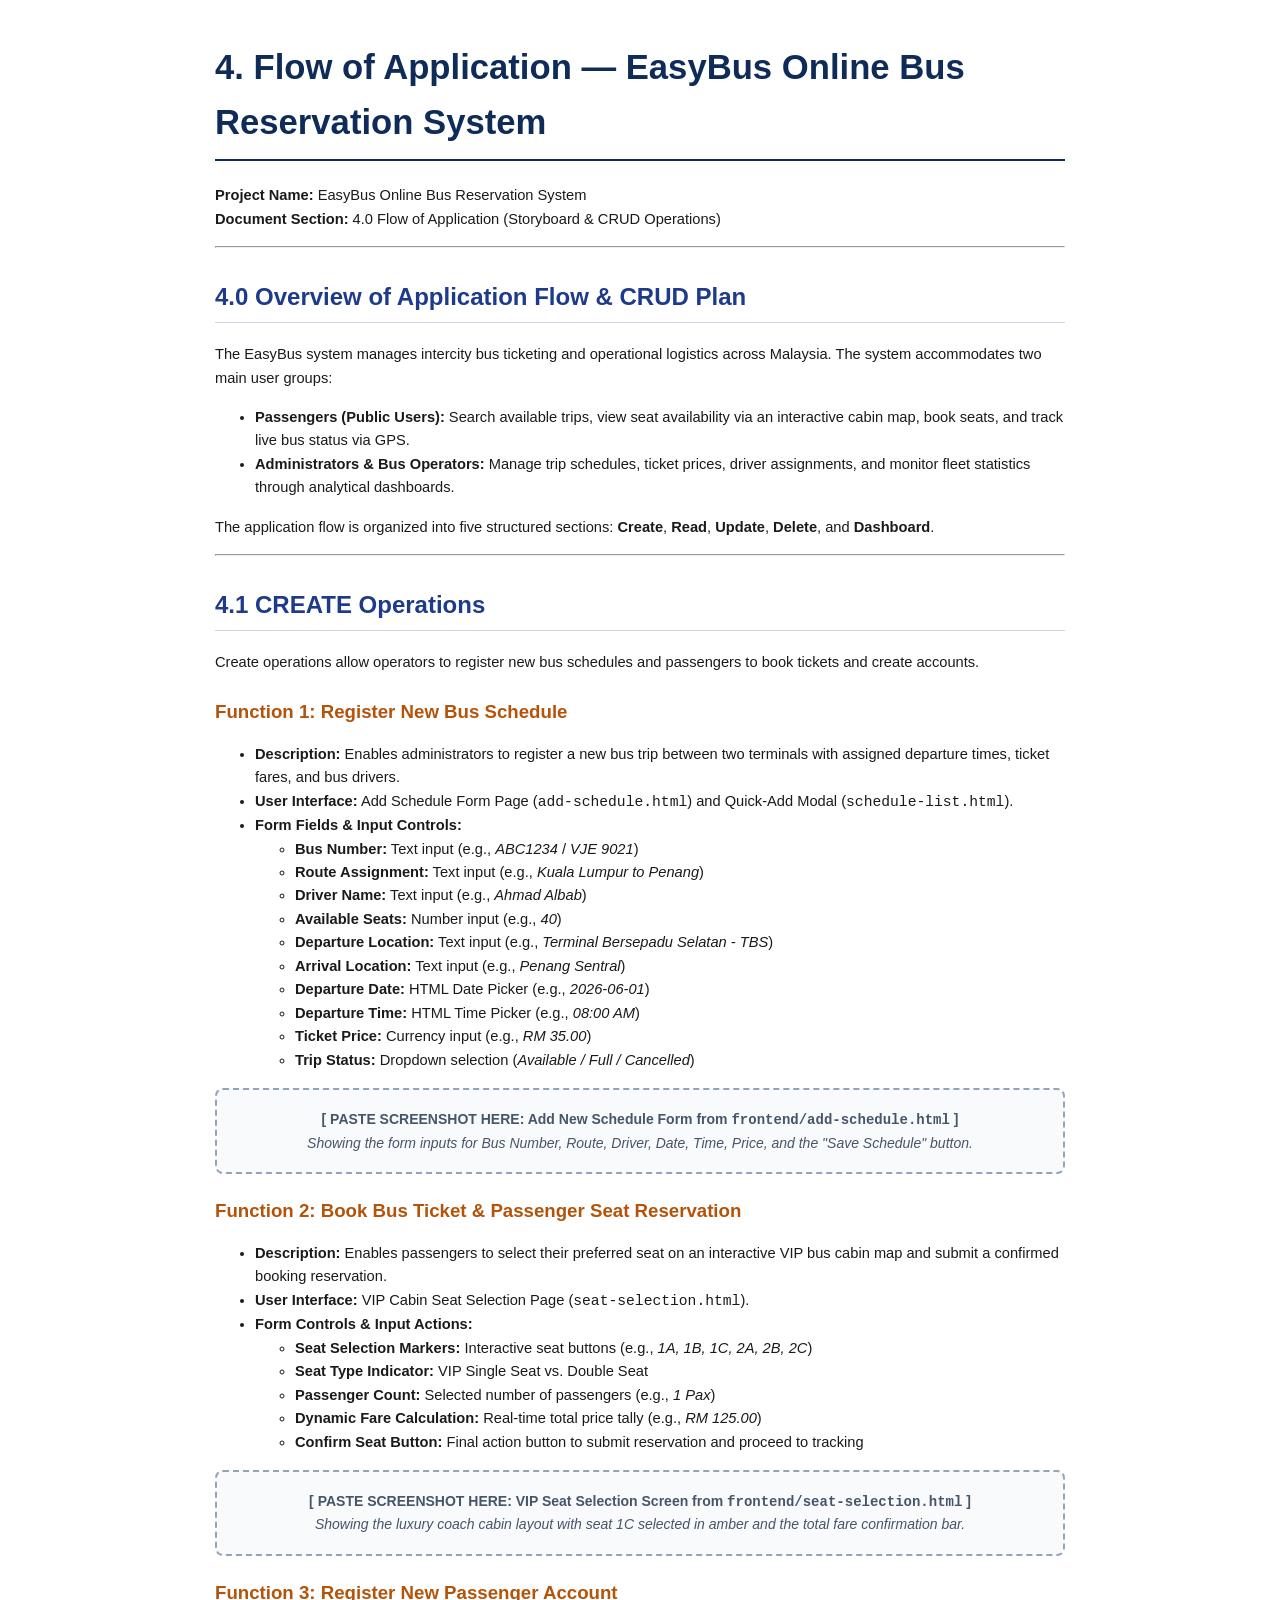
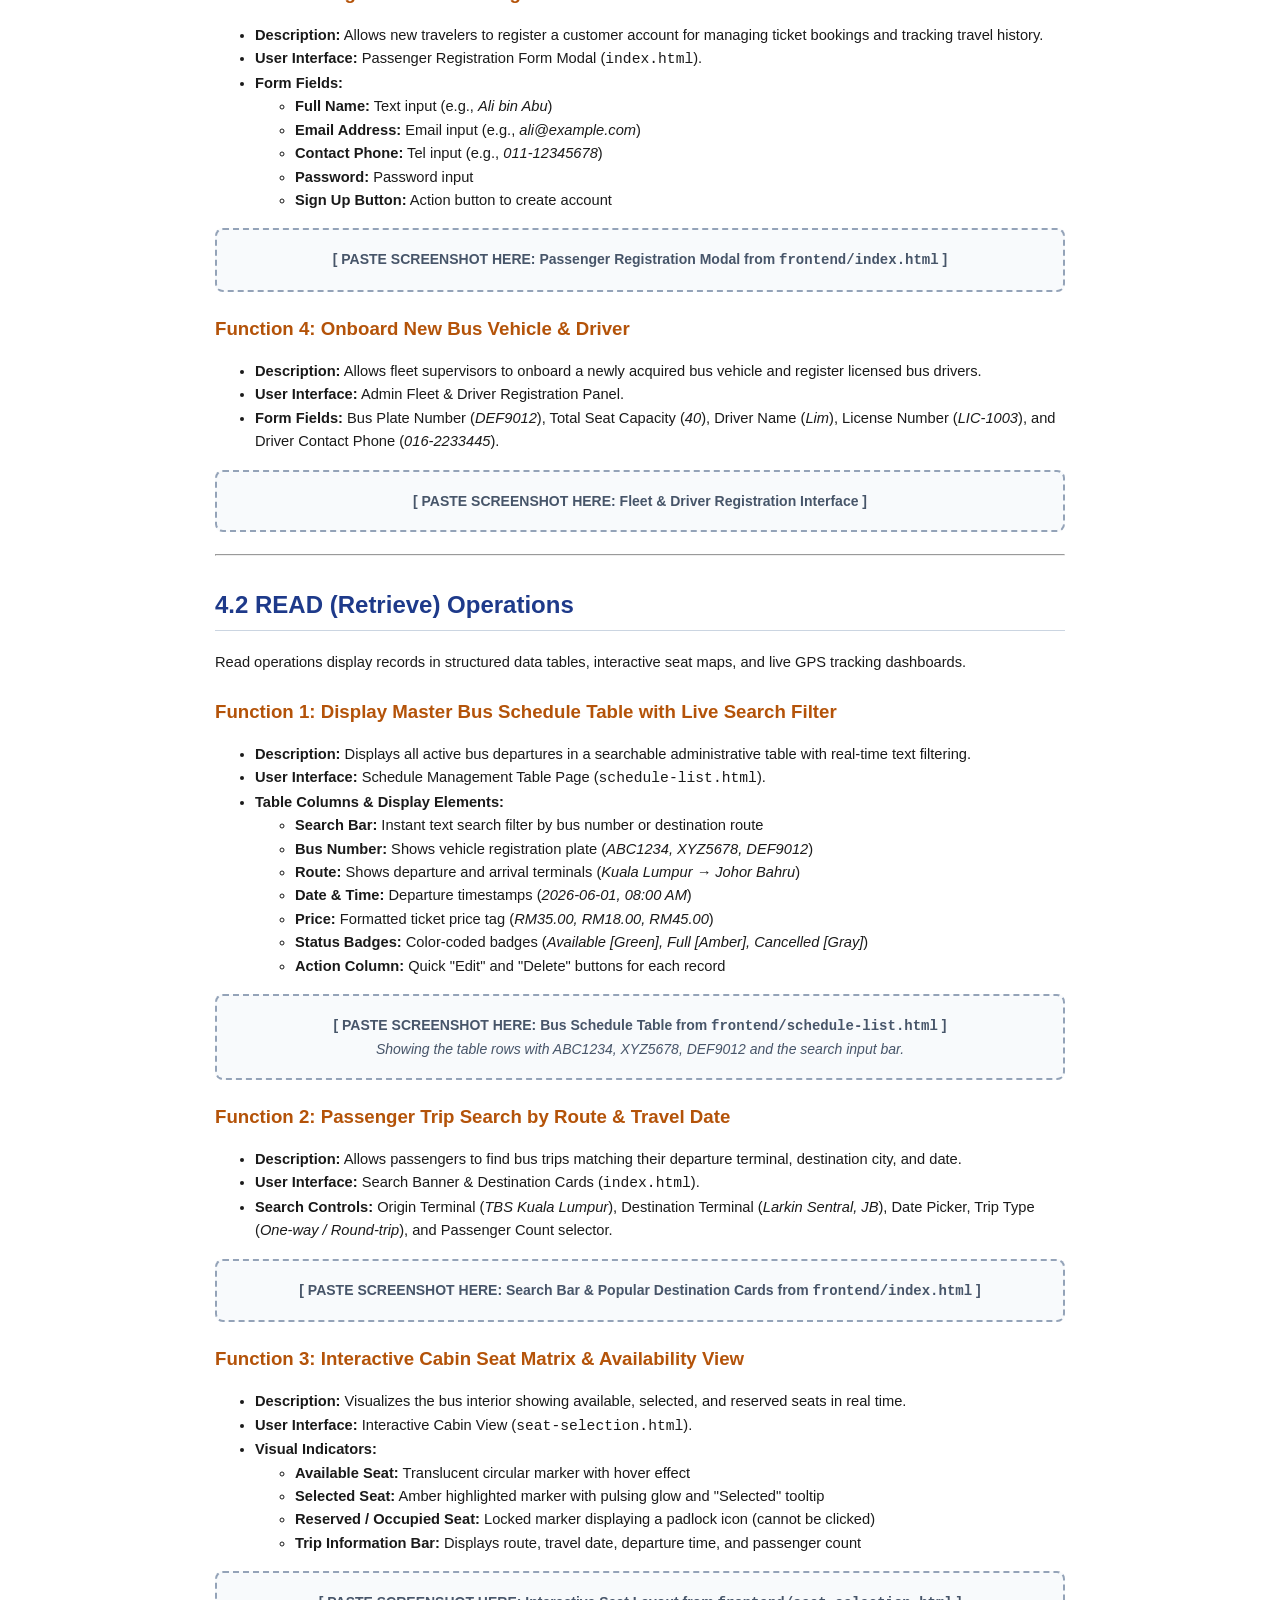
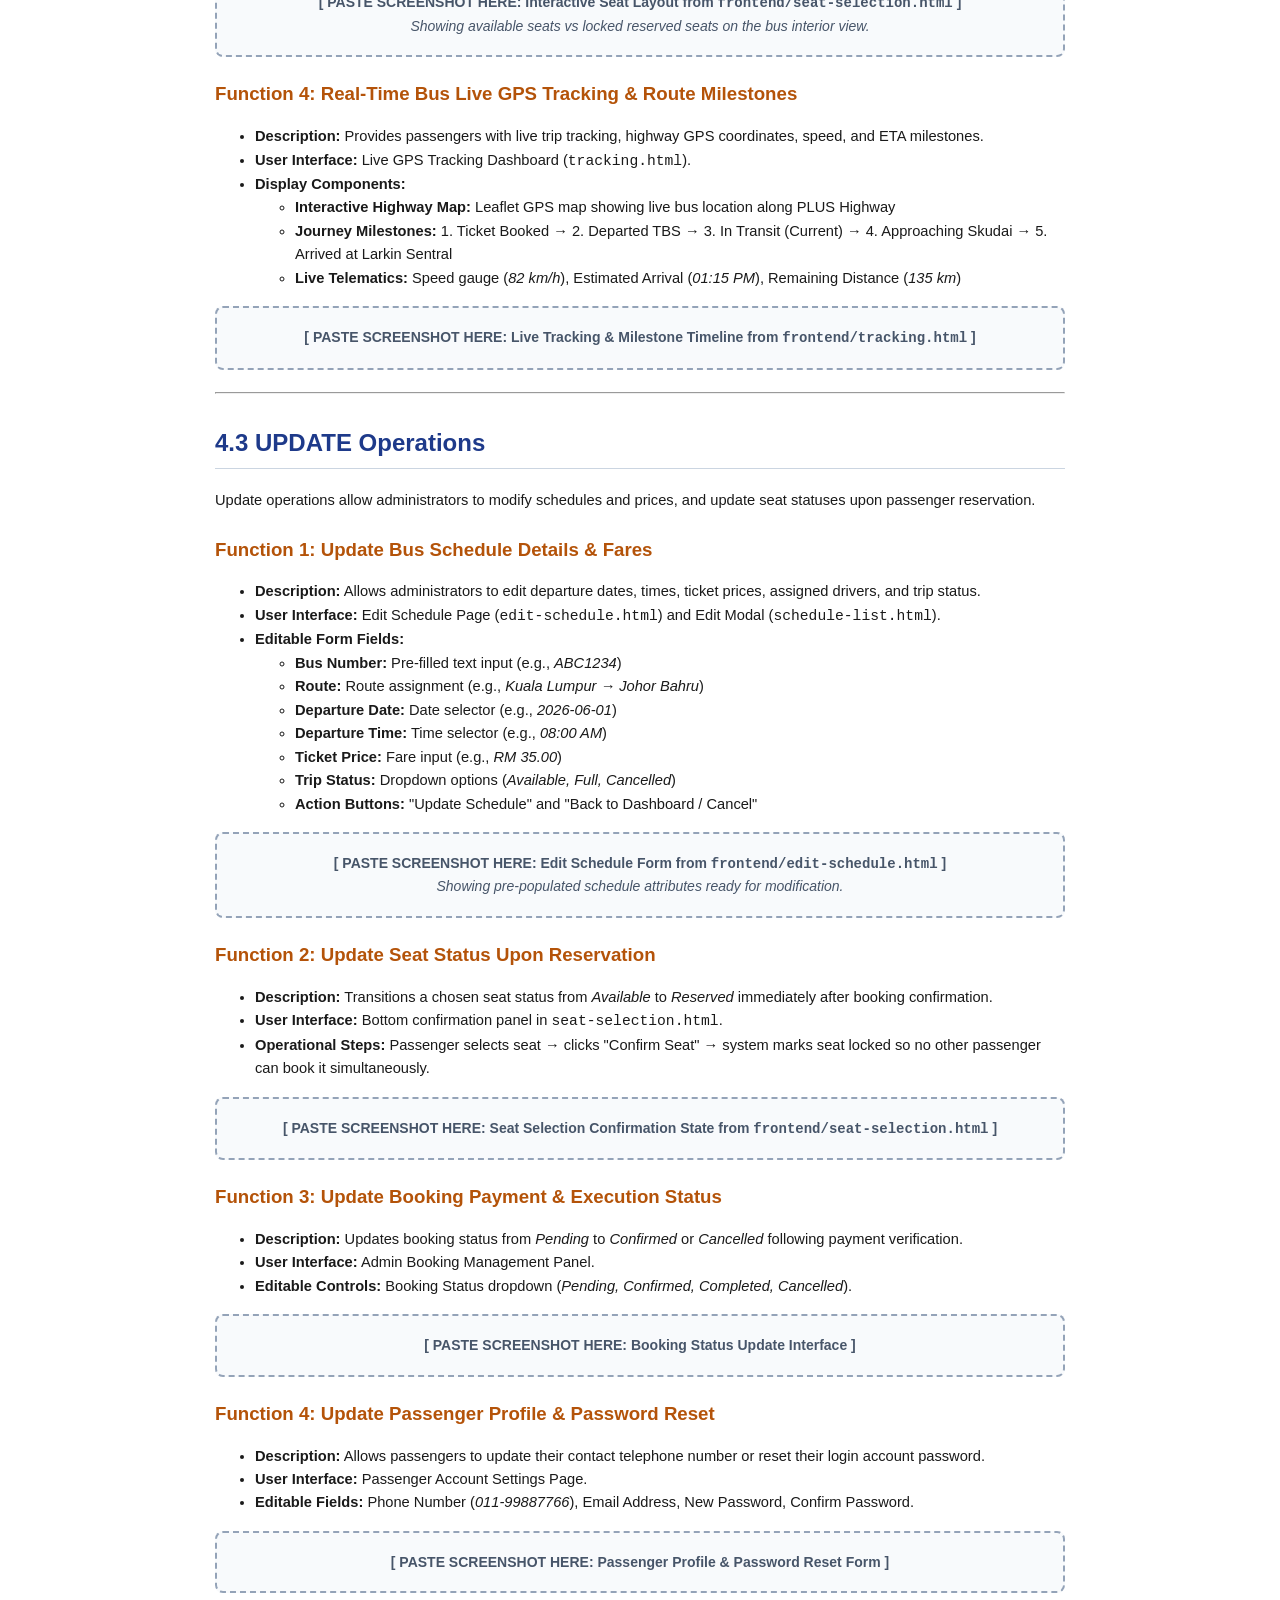
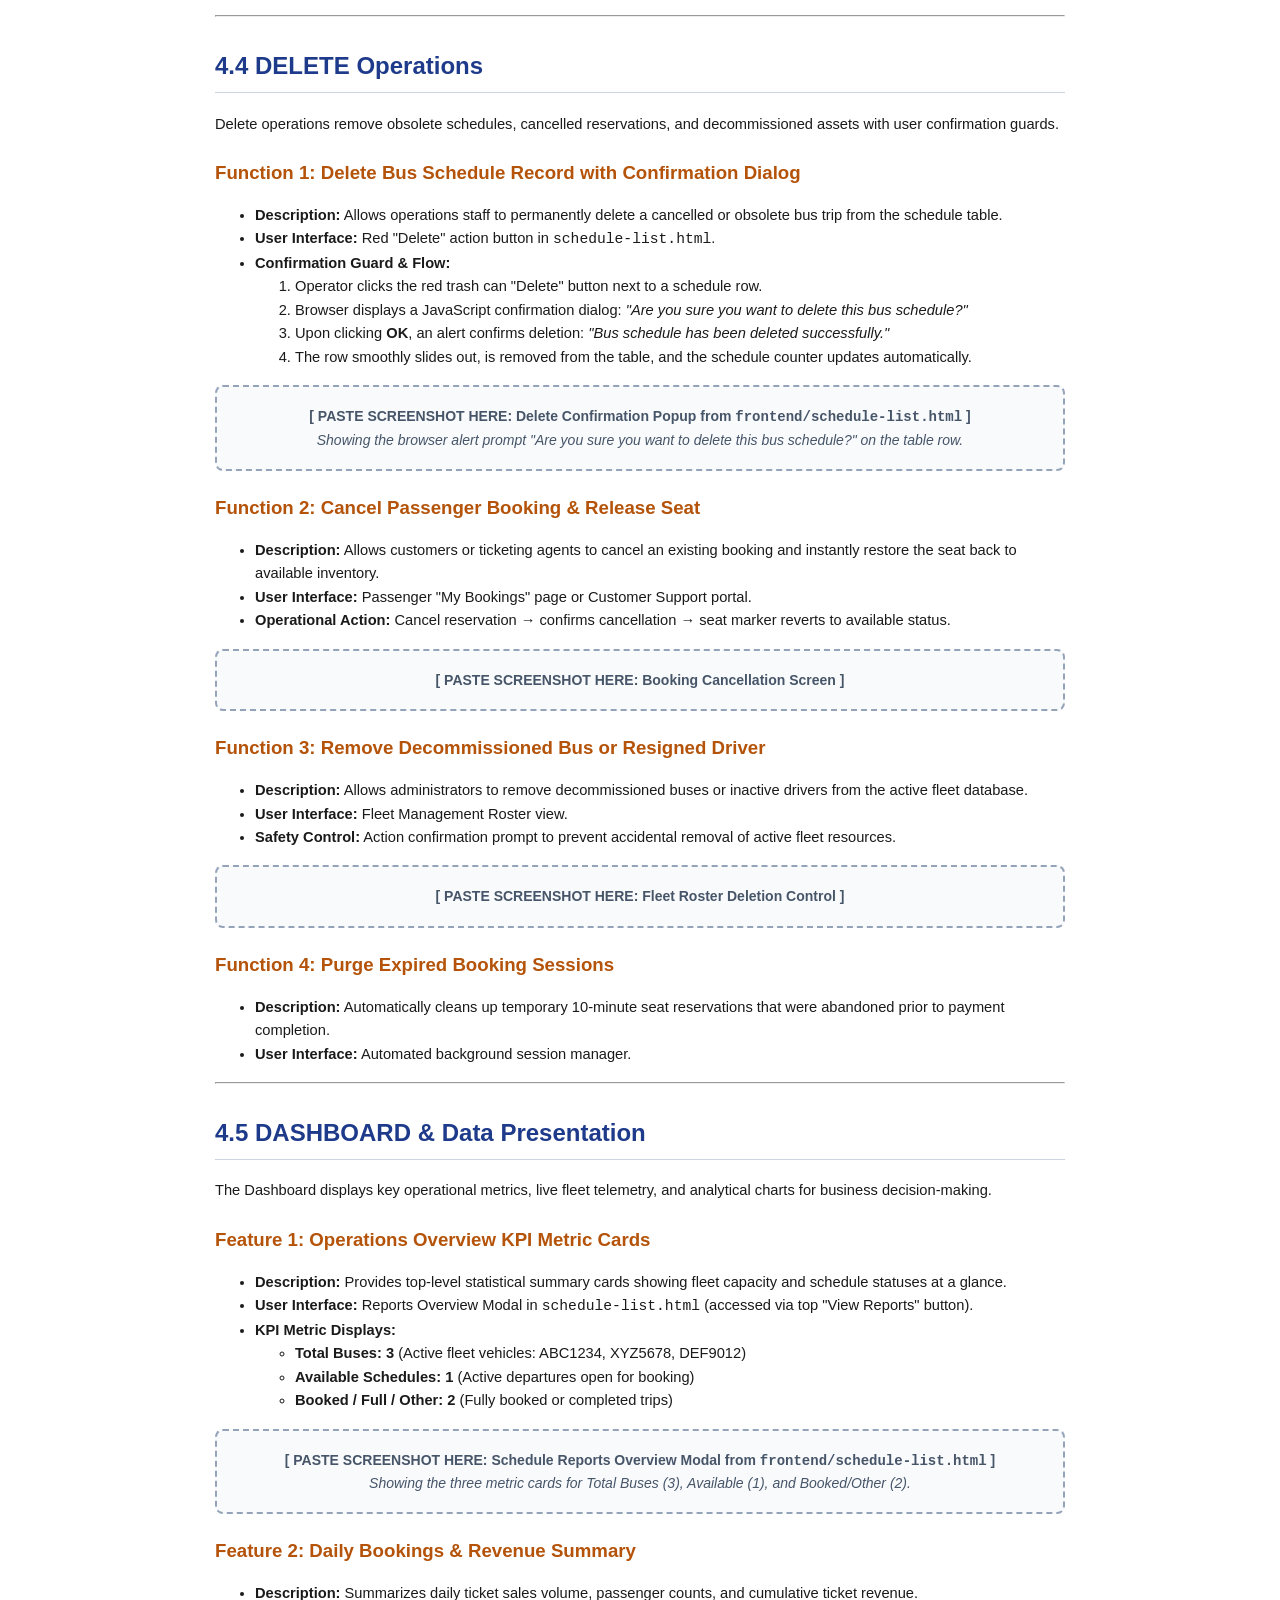
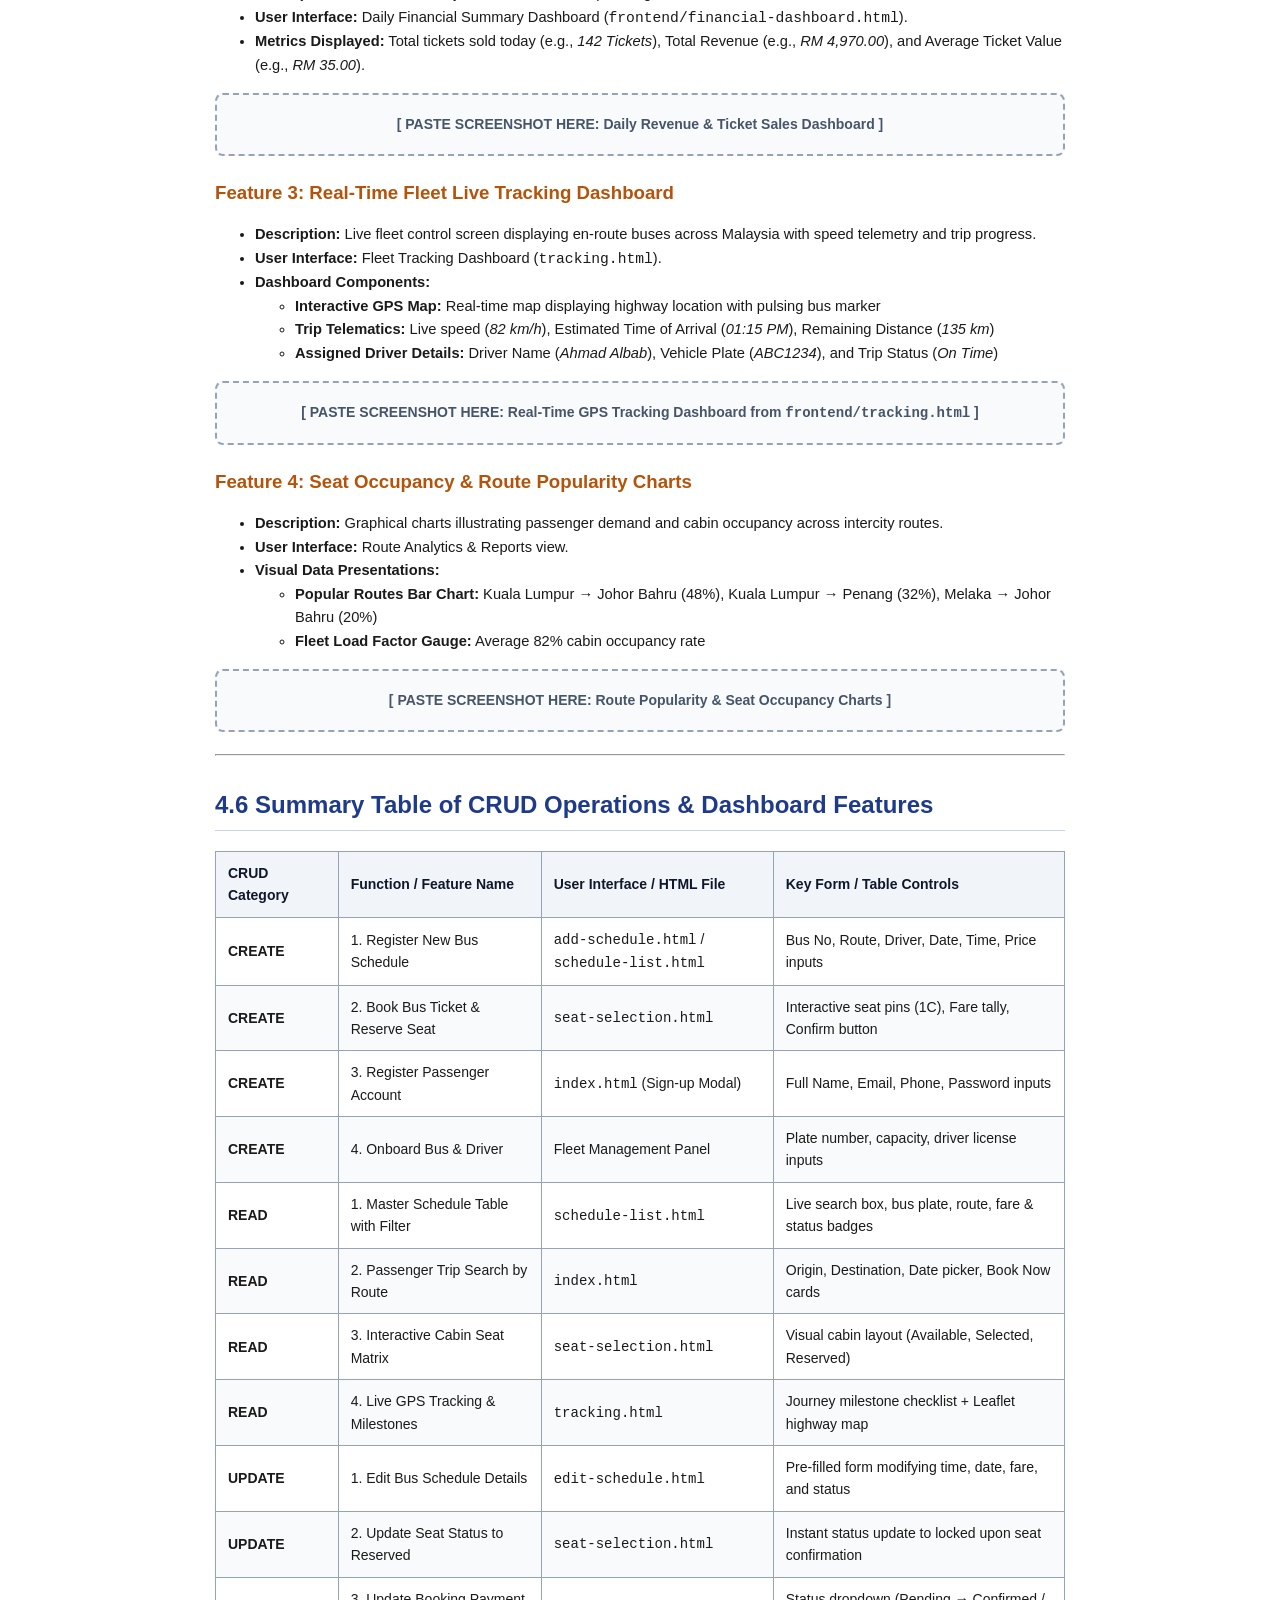
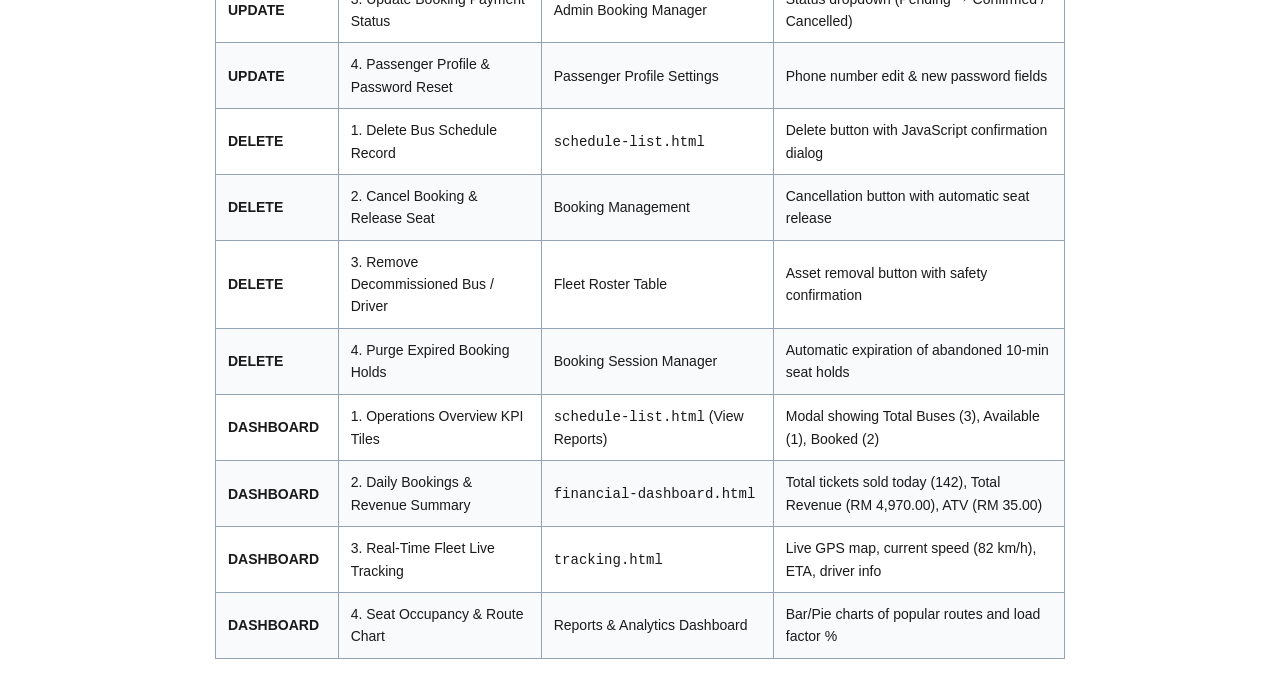
<file: STORYBOARD_4.0_GOOGLE_DOCS.html>
<!DOCTYPE html>
<html lang="en">
<head>
<meta charset="UTF-8">
<title>4. Flow of Application - EasyBus Storyboard</title>
<style>
    body {
        font-family: Arial, Helvetica, sans-serif;
        line-height: 1.6;
        color: #1a1a1a;
        max-width: 850px;
        margin: 40px auto;
        padding: 0 20px;
    }
    h1 {
        color: #0f2c59;
        font-size: 26pt;
        border-bottom: 2px solid #0f2c59;
        padding-bottom: 8px;
        margin-top: 20px;
    }
    h2 {
        color: #1e3a8a;
        font-size: 18pt;
        border-bottom: 1px solid #cbd5e1;
        padding-bottom: 6px;
        margin-top: 30px;
    }
    h3 {
        color: #b45309;
        font-size: 14pt;
        margin-top: 22px;
        margin-bottom: 6px;
    }
    p, li {
        font-size: 11pt;
    }
    table {
        width: 100%;
        border-collapse: collapse;
        margin: 16px 0;
        font-size: 10.5pt;
    }
    th, td {
        border: 1px solid #94a3b8;
        padding: 10px 12px;
        text-align: left;
    }
    th {
        background-color: #f1f5f9;
        color: #0f172a;
        font-weight: bold;
    }
    tr:nth-child(even) td {
        background-color: #f8fafc;
    }
    .screenshot-box {
        background-color: #f8fafc;
        border: 2px dashed #94a3b8;
        border-radius: 8px;
        padding: 18px;
        text-align: center;
        margin: 14px 0 22px 0;
        color: #475569;
        font-size: 10.5pt;
    }
    .badge {
        display: inline-block;
        background-color: #fef3c7;
        color: #92400e;
        padding: 2px 8px;
        border-radius: 4px;
        font-weight: bold;
        font-size: 9pt;
    }
</style>
</head>
<body>

<h1>4. Flow of Application — EasyBus Online Bus Reservation System</h1>

<p><strong>Project Name:</strong> EasyBus Online Bus Reservation System<br>
<strong>Document Section:</strong> 4.0 Flow of Application (Storyboard &amp; CRUD Operations)</p>

<hr>

<h2>4.0 Overview of Application Flow &amp; CRUD Plan</h2>
<p>The EasyBus system manages intercity bus ticketing and operational logistics across Malaysia. The system accommodates two main user groups:</p>
<ul>
    <li><strong>Passengers (Public Users):</strong> Search available trips, view seat availability via an interactive cabin map, book seats, and track live bus status via GPS.</li>
    <li><strong>Administrators &amp; Bus Operators:</strong> Manage trip schedules, ticket prices, driver assignments, and monitor fleet statistics through analytical dashboards.</li>
</ul>

<p>The application flow is organized into five structured sections: <strong>Create</strong>, <strong>Read</strong>, <strong>Update</strong>, <strong>Delete</strong>, and <strong>Dashboard</strong>.</p>

<hr>

<h2>4.1 CREATE Operations</h2>
<p>Create operations allow operators to register new bus schedules and passengers to book tickets and create accounts.</p>

<h3>Function 1: Register New Bus Schedule</h3>
<ul>
    <li><strong>Description:</strong> Enables administrators to register a new bus trip between two terminals with assigned departure times, ticket fares, and bus drivers.</li>
    <li><strong>User Interface:</strong> Add Schedule Form Page (<code>add-schedule.html</code>) and Quick-Add Modal (<code>schedule-list.html</code>).</li>
    <li><strong>Form Fields &amp; Input Controls:</strong>
        <ul>
            <li><strong>Bus Number:</strong> Text input (e.g., <em>ABC1234</em> / <em>VJE 9021</em>)</li>
            <li><strong>Route Assignment:</strong> Text input (e.g., <em>Kuala Lumpur to Penang</em>)</li>
            <li><strong>Driver Name:</strong> Text input (e.g., <em>Ahmad Albab</em>)</li>
            <li><strong>Available Seats:</strong> Number input (e.g., <em>40</em>)</li>
            <li><strong>Departure Location:</strong> Text input (e.g., <em>Terminal Bersepadu Selatan - TBS</em>)</li>
            <li><strong>Arrival Location:</strong> Text input (e.g., <em>Penang Sentral</em>)</li>
            <li><strong>Departure Date:</strong> HTML Date Picker (e.g., <em>2026-06-01</em>)</li>
            <li><strong>Departure Time:</strong> HTML Time Picker (e.g., <em>08:00 AM</em>)</li>
            <li><strong>Ticket Price:</strong> Currency input (e.g., <em>RM 35.00</em>)</li>
            <li><strong>Trip Status:</strong> Dropdown selection (<em>Available / Full / Cancelled</em>)</li>
        </ul>
    </li>
</ul>
<div class="screenshot-box">
    <strong>[ PASTE SCREENSHOT HERE: Add New Schedule Form from <code>frontend/add-schedule.html</code> ]</strong><br>
    <em>Showing the form inputs for Bus Number, Route, Driver, Date, Time, Price, and the "Save Schedule" button.</em>
</div>

<h3>Function 2: Book Bus Ticket &amp; Passenger Seat Reservation</h3>
<ul>
    <li><strong>Description:</strong> Enables passengers to select their preferred seat on an interactive VIP bus cabin map and submit a confirmed booking reservation.</li>
    <li><strong>User Interface:</strong> VIP Cabin Seat Selection Page (<code>seat-selection.html</code>).</li>
    <li><strong>Form Controls &amp; Input Actions:</strong>
        <ul>
            <li><strong>Seat Selection Markers:</strong> Interactive seat buttons (e.g., <em>1A, 1B, 1C, 2A, 2B, 2C</em>)</li>
            <li><strong>Seat Type Indicator:</strong> VIP Single Seat vs. Double Seat</li>
            <li><strong>Passenger Count:</strong> Selected number of passengers (e.g., <em>1 Pax</em>)</li>
            <li><strong>Dynamic Fare Calculation:</strong> Real-time total price tally (e.g., <em>RM 125.00</em>)</li>
            <li><strong>Confirm Seat Button:</strong> Final action button to submit reservation and proceed to tracking</li>
        </ul>
    </li>
</ul>
<div class="screenshot-box">
    <strong>[ PASTE SCREENSHOT HERE: VIP Seat Selection Screen from <code>frontend/seat-selection.html</code> ]</strong><br>
    <em>Showing the luxury coach cabin layout with seat 1C selected in amber and the total fare confirmation bar.</em>
</div>

<h3>Function 3: Register New Passenger Account</h3>
<ul>
    <li><strong>Description:</strong> Allows new travelers to register a customer account for managing ticket bookings and tracking travel history.</li>
    <li><strong>User Interface:</strong> Passenger Registration Form Modal (<code>index.html</code>).</li>
    <li><strong>Form Fields:</strong>
        <ul>
            <li><strong>Full Name:</strong> Text input (e.g., <em>Ali bin Abu</em>)</li>
            <li><strong>Email Address:</strong> Email input (e.g., <em>ali@example.com</em>)</li>
            <li><strong>Contact Phone:</strong> Tel input (e.g., <em>011-12345678</em>)</li>
            <li><strong>Password:</strong> Password input</li>
            <li><strong>Sign Up Button:</strong> Action button to create account</li>
        </ul>
    </li>
</ul>
<div class="screenshot-box">
    <strong>[ PASTE SCREENSHOT HERE: Passenger Registration Modal from <code>frontend/index.html</code> ]</strong>
</div>

<h3>Function 4: Onboard New Bus Vehicle &amp; Driver</h3>
<ul>
    <li><strong>Description:</strong> Allows fleet supervisors to onboard a newly acquired bus vehicle and register licensed bus drivers.</li>
    <li><strong>User Interface:</strong> Admin Fleet &amp; Driver Registration Panel.</li>
    <li><strong>Form Fields:</strong> Bus Plate Number (<em>DEF9012</em>), Total Seat Capacity (<em>40</em>), Driver Name (<em>Lim</em>), License Number (<em>LIC-1003</em>), and Driver Contact Phone (<em>016-2233445</em>).</li>
</ul>
<div class="screenshot-box">
    <strong>[ PASTE SCREENSHOT HERE: Fleet &amp; Driver Registration Interface ]</strong>
</div>

<hr>

<h2>4.2 READ (Retrieve) Operations</h2>
<p>Read operations display records in structured data tables, interactive seat maps, and live GPS tracking dashboards.</p>

<h3>Function 1: Display Master Bus Schedule Table with Live Search Filter</h3>
<ul>
    <li><strong>Description:</strong> Displays all active bus departures in a searchable administrative table with real-time text filtering.</li>
    <li><strong>User Interface:</strong> Schedule Management Table Page (<code>schedule-list.html</code>).</li>
    <li><strong>Table Columns &amp; Display Elements:</strong>
        <ul>
            <li><strong>Search Bar:</strong> Instant text search filter by bus number or destination route</li>
            <li><strong>Bus Number:</strong> Shows vehicle registration plate (<em>ABC1234, XYZ5678, DEF9012</em>)</li>
            <li><strong>Route:</strong> Shows departure and arrival terminals (<em>Kuala Lumpur &rarr; Johor Bahru</em>)</li>
            <li><strong>Date &amp; Time:</strong> Departure timestamps (<em>2026-06-01, 08:00 AM</em>)</li>
            <li><strong>Price:</strong> Formatted ticket price tag (<em>RM35.00, RM18.00, RM45.00</em>)</li>
            <li><strong>Status Badges:</strong> Color-coded badges (<em>Available [Green], Full [Amber], Cancelled [Gray]</em>)</li>
            <li><strong>Action Column:</strong> Quick "Edit" and "Delete" buttons for each record</li>
        </ul>
    </li>
</ul>
<div class="screenshot-box">
    <strong>[ PASTE SCREENSHOT HERE: Bus Schedule Table from <code>frontend/schedule-list.html</code> ]</strong><br>
    <em>Showing the table rows with ABC1234, XYZ5678, DEF9012 and the search input bar.</em>
</div>

<h3>Function 2: Passenger Trip Search by Route &amp; Travel Date</h3>
<ul>
    <li><strong>Description:</strong> Allows passengers to find bus trips matching their departure terminal, destination city, and date.</li>
    <li><strong>User Interface:</strong> Search Banner &amp; Destination Cards (<code>index.html</code>).</li>
    <li><strong>Search Controls:</strong> Origin Terminal (<em>TBS Kuala Lumpur</em>), Destination Terminal (<em>Larkin Sentral, JB</em>), Date Picker, Trip Type (<em>One-way / Round-trip</em>), and Passenger Count selector.</li>
</ul>
<div class="screenshot-box">
    <strong>[ PASTE SCREENSHOT HERE: Search Bar &amp; Popular Destination Cards from <code>frontend/index.html</code> ]</strong>
</div>

<h3>Function 3: Interactive Cabin Seat Matrix &amp; Availability View</h3>
<ul>
    <li><strong>Description:</strong> Visualizes the bus interior showing available, selected, and reserved seats in real time.</li>
    <li><strong>User Interface:</strong> Interactive Cabin View (<code>seat-selection.html</code>).</li>
    <li><strong>Visual Indicators:</strong>
        <ul>
            <li><strong>Available Seat:</strong> Translucent circular marker with hover effect</li>
            <li><strong>Selected Seat:</strong> Amber highlighted marker with pulsing glow and "Selected" tooltip</li>
            <li><strong>Reserved / Occupied Seat:</strong> Locked marker displaying a padlock icon (cannot be clicked)</li>
            <li><strong>Trip Information Bar:</strong> Displays route, travel date, departure time, and passenger count</li>
        </ul>
    </li>
</ul>
<div class="screenshot-box">
    <strong>[ PASTE SCREENSHOT HERE: Interactive Seat Layout from <code>frontend/seat-selection.html</code> ]</strong><br>
    <em>Showing available seats vs locked reserved seats on the bus interior view.</em>
</div>

<h3>Function 4: Real-Time Bus Live GPS Tracking &amp; Route Milestones</h3>
<ul>
    <li><strong>Description:</strong> Provides passengers with live trip tracking, highway GPS coordinates, speed, and ETA milestones.</li>
    <li><strong>User Interface:</strong> Live GPS Tracking Dashboard (<code>tracking.html</code>).</li>
    <li><strong>Display Components:</strong>
        <ul>
            <li><strong>Interactive Highway Map:</strong> Leaflet GPS map showing live bus location along PLUS Highway</li>
            <li><strong>Journey Milestones:</strong> 1. Ticket Booked &rarr; 2. Departed TBS &rarr; 3. In Transit (Current) &rarr; 4. Approaching Skudai &rarr; 5. Arrived at Larkin Sentral</li>
            <li><strong>Live Telematics:</strong> Speed gauge (<em>82 km/h</em>), Estimated Arrival (<em>01:15 PM</em>), Remaining Distance (<em>135 km</em>)</li>
        </ul>
    </li>
</ul>
<div class="screenshot-box">
    <strong>[ PASTE SCREENSHOT HERE: Live Tracking &amp; Milestone Timeline from <code>frontend/tracking.html</code> ]</strong>
</div>

<hr>

<h2>4.3 UPDATE Operations</h2>
<p>Update operations allow administrators to modify schedules and prices, and update seat statuses upon passenger reservation.</p>

<h3>Function 1: Update Bus Schedule Details &amp; Fares</h3>
<ul>
    <li><strong>Description:</strong> Allows administrators to edit departure dates, times, ticket prices, assigned drivers, and trip status.</li>
    <li><strong>User Interface:</strong> Edit Schedule Page (<code>edit-schedule.html</code>) and Edit Modal (<code>schedule-list.html</code>).</li>
    <li><strong>Editable Form Fields:</strong>
        <ul>
            <li><strong>Bus Number:</strong> Pre-filled text input (e.g., <em>ABC1234</em>)</li>
            <li><strong>Route:</strong> Route assignment (e.g., <em>Kuala Lumpur &rarr; Johor Bahru</em>)</li>
            <li><strong>Departure Date:</strong> Date selector (e.g., <em>2026-06-01</em>)</li>
            <li><strong>Departure Time:</strong> Time selector (e.g., <em>08:00 AM</em>)</li>
            <li><strong>Ticket Price:</strong> Fare input (e.g., <em>RM 35.00</em>)</li>
            <li><strong>Trip Status:</strong> Dropdown options (<em>Available, Full, Cancelled</em>)</li>
            <li><strong>Action Buttons:</strong> "Update Schedule" and "Back to Dashboard / Cancel"</li>
        </ul>
    </li>
</ul>
<div class="screenshot-box">
    <strong>[ PASTE SCREENSHOT HERE: Edit Schedule Form from <code>frontend/edit-schedule.html</code> ]</strong><br>
    <em>Showing pre-populated schedule attributes ready for modification.</em>
</div>

<h3>Function 2: Update Seat Status Upon Reservation</h3>
<ul>
    <li><strong>Description:</strong> Transitions a chosen seat status from <em>Available</em> to <em>Reserved</em> immediately after booking confirmation.</li>
    <li><strong>User Interface:</strong> Bottom confirmation panel in <code>seat-selection.html</code>.</li>
    <li><strong>Operational Steps:</strong> Passenger selects seat &rarr; clicks "Confirm Seat" &rarr; system marks seat locked so no other passenger can book it simultaneously.</li>
</ul>
<div class="screenshot-box">
    <strong>[ PASTE SCREENSHOT HERE: Seat Selection Confirmation State from <code>frontend/seat-selection.html</code> ]</strong>
</div>

<h3>Function 3: Update Booking Payment &amp; Execution Status</h3>
<ul>
    <li><strong>Description:</strong> Updates booking status from <em>Pending</em> to <em>Confirmed</em> or <em>Cancelled</em> following payment verification.</li>
    <li><strong>User Interface:</strong> Admin Booking Management Panel.</li>
    <li><strong>Editable Controls:</strong> Booking Status dropdown (<em>Pending, Confirmed, Completed, Cancelled</em>).</li>
</ul>
<div class="screenshot-box">
    <strong>[ PASTE SCREENSHOT HERE: Booking Status Update Interface ]</strong>
</div>

<h3>Function 4: Update Passenger Profile &amp; Password Reset</h3>
<ul>
    <li><strong>Description:</strong> Allows passengers to update their contact telephone number or reset their login account password.</li>
    <li><strong>User Interface:</strong> Passenger Account Settings Page.</li>
    <li><strong>Editable Fields:</strong> Phone Number (<em>011-99887766</em>), Email Address, New Password, Confirm Password.</li>
</ul>
<div class="screenshot-box">
    <strong>[ PASTE SCREENSHOT HERE: Passenger Profile &amp; Password Reset Form ]</strong>
</div>

<hr>

<h2>4.4 DELETE Operations</h2>
<p>Delete operations remove obsolete schedules, cancelled reservations, and decommissioned assets with user confirmation guards.</p>

<h3>Function 1: Delete Bus Schedule Record with Confirmation Dialog</h3>
<ul>
    <li><strong>Description:</strong> Allows operations staff to permanently delete a cancelled or obsolete bus trip from the schedule table.</li>
    <li><strong>User Interface:</strong> Red "Delete" action button in <code>schedule-list.html</code>.</li>
    <li><strong>Confirmation Guard &amp; Flow:</strong>
        <ol>
            <li>Operator clicks the red trash can "Delete" button next to a schedule row.</li>
            <li>Browser displays a JavaScript confirmation dialog: <em>"Are you sure you want to delete this bus schedule?"</em></li>
            <li>Upon clicking <strong>OK</strong>, an alert confirms deletion: <em>"Bus schedule has been deleted successfully."</em></li>
            <li>The row smoothly slides out, is removed from the table, and the schedule counter updates automatically.</li>
        </ol>
    </li>
</ul>
<div class="screenshot-box">
    <strong>[ PASTE SCREENSHOT HERE: Delete Confirmation Popup from <code>frontend/schedule-list.html</code> ]</strong><br>
    <em>Showing the browser alert prompt "Are you sure you want to delete this bus schedule?" on the table row.</em>
</div>

<h3>Function 2: Cancel Passenger Booking &amp; Release Seat</h3>
<ul>
    <li><strong>Description:</strong> Allows customers or ticketing agents to cancel an existing booking and instantly restore the seat back to available inventory.</li>
    <li><strong>User Interface:</strong> Passenger "My Bookings" page or Customer Support portal.</li>
    <li><strong>Operational Action:</strong> Cancel reservation &rarr; confirms cancellation &rarr; seat marker reverts to available status.</li>
</ul>
<div class="screenshot-box">
    <strong>[ PASTE SCREENSHOT HERE: Booking Cancellation Screen ]</strong>
</div>

<h3>Function 3: Remove Decommissioned Bus or Resigned Driver</h3>
<ul>
    <li><strong>Description:</strong> Allows administrators to remove decommissioned buses or inactive drivers from the active fleet database.</li>
    <li><strong>User Interface:</strong> Fleet Management Roster view.</li>
    <li><strong>Safety Control:</strong> Action confirmation prompt to prevent accidental removal of active fleet resources.</li>
</ul>
<div class="screenshot-box">
    <strong>[ PASTE SCREENSHOT HERE: Fleet Roster Deletion Control ]</strong>
</div>

<h3>Function 4: Purge Expired Booking Sessions</h3>
<ul>
    <li><strong>Description:</strong> Automatically cleans up temporary 10-minute seat reservations that were abandoned prior to payment completion.</li>
    <li><strong>User Interface:</strong> Automated background session manager.</li>
</ul>

<hr>

<h2>4.5 DASHBOARD &amp; Data Presentation</h2>
<p>The Dashboard displays key operational metrics, live fleet telemetry, and analytical charts for business decision-making.</p>

<h3>Feature 1: Operations Overview KPI Metric Cards</h3>
<ul>
    <li><strong>Description:</strong> Provides top-level statistical summary cards showing fleet capacity and schedule statuses at a glance.</li>
    <li><strong>User Interface:</strong> Reports Overview Modal in <code>schedule-list.html</code> (accessed via top "View Reports" button).</li>
    <li><strong>KPI Metric Displays:</strong>
        <ul>
            <li><strong>Total Buses:</strong> <strong>3</strong> (Active fleet vehicles: ABC1234, XYZ5678, DEF9012)</li>
            <li><strong>Available Schedules:</strong> <strong>1</strong> (Active departures open for booking)</li>
            <li><strong>Booked / Full / Other:</strong> <strong>2</strong> (Fully booked or completed trips)</li>
        </ul>
    </li>
</ul>
<div class="screenshot-box">
    <strong>[ PASTE SCREENSHOT HERE: Schedule Reports Overview Modal from <code>frontend/schedule-list.html</code> ]</strong><br>
    <em>Showing the three metric cards for Total Buses (3), Available (1), and Booked/Other (2).</em>
</div>

<h3>Feature 2: Daily Bookings &amp; Revenue Summary</h3>
<ul>
    <li><strong>Description:</strong> Summarizes daily ticket sales volume, passenger counts, and cumulative ticket revenue.</li>
    <li><strong>User Interface:</strong> Daily Financial Summary Dashboard (<code>frontend/financial-dashboard.html</code>).</li>
    <li><strong>Metrics Displayed:</strong> Total tickets sold today (e.g., <em>142 Tickets</em>), Total Revenue (e.g., <em>RM 4,970.00</em>), and Average Ticket Value (e.g., <em>RM 35.00</em>).</li>
</ul>
<div class="screenshot-box">
    <strong>[ PASTE SCREENSHOT HERE: Daily Revenue &amp; Ticket Sales Dashboard ]</strong>
</div>

<h3>Feature 3: Real-Time Fleet Live Tracking Dashboard</h3>
<ul>
    <li><strong>Description:</strong> Live fleet control screen displaying en-route buses across Malaysia with speed telemetry and trip progress.</li>
    <li><strong>User Interface:</strong> Fleet Tracking Dashboard (<code>tracking.html</code>).</li>
    <li><strong>Dashboard Components:</strong>
        <ul>
            <li><strong>Interactive GPS Map:</strong> Real-time map displaying highway location with pulsing bus marker</li>
            <li><strong>Trip Telematics:</strong> Live speed (<em>82 km/h</em>), Estimated Time of Arrival (<em>01:15 PM</em>), Remaining Distance (<em>135 km</em>)</li>
            <li><strong>Assigned Driver Details:</strong> Driver Name (<em>Ahmad Albab</em>), Vehicle Plate (<em>ABC1234</em>), and Trip Status (<em>On Time</em>)</li>
        </ul>
    </li>
</ul>
<div class="screenshot-box">
    <strong>[ PASTE SCREENSHOT HERE: Real-Time GPS Tracking Dashboard from <code>frontend/tracking.html</code> ]</strong>
</div>

<h3>Feature 4: Seat Occupancy &amp; Route Popularity Charts</h3>
<ul>
    <li><strong>Description:</strong> Graphical charts illustrating passenger demand and cabin occupancy across intercity routes.</li>
    <li><strong>User Interface:</strong> Route Analytics &amp; Reports view.</li>
    <li><strong>Visual Data Presentations:</strong>
        <ul>
            <li><strong>Popular Routes Bar Chart:</strong> Kuala Lumpur &rarr; Johor Bahru (48%), Kuala Lumpur &rarr; Penang (32%), Melaka &rarr; Johor Bahru (20%)</li>
            <li><strong>Fleet Load Factor Gauge:</strong> Average 82% cabin occupancy rate</li>
        </ul>
    </li>
</ul>
<div class="screenshot-box">
    <strong>[ PASTE SCREENSHOT HERE: Route Popularity &amp; Seat Occupancy Charts ]</strong>
</div>

<hr>

<h2>4.6 Summary Table of CRUD Operations &amp; Dashboard Features</h2>

<table>
    <thead>
        <tr>
            <th>CRUD Category</th>
            <th>Function / Feature Name</th>
            <th>User Interface / HTML File</th>
            <th>Key Form / Table Controls</th>
        </tr>
    </thead>
    <tbody>
        <tr>
            <td><strong>CREATE</strong></td>
            <td>1. Register New Bus Schedule</td>
            <td><code>add-schedule.html</code> / <code>schedule-list.html</code></td>
            <td>Bus No, Route, Driver, Date, Time, Price inputs</td>
        </tr>
        <tr>
            <td><strong>CREATE</strong></td>
            <td>2. Book Bus Ticket &amp; Reserve Seat</td>
            <td><code>seat-selection.html</code></td>
            <td>Interactive seat pins (1C), Fare tally, Confirm button</td>
        </tr>
        <tr>
            <td><strong>CREATE</strong></td>
            <td>3. Register Passenger Account</td>
            <td><code>index.html</code> (Sign-up Modal)</td>
            <td>Full Name, Email, Phone, Password inputs</td>
        </tr>
        <tr>
            <td><strong>CREATE</strong></td>
            <td>4. Onboard Bus &amp; Driver</td>
            <td>Fleet Management Panel</td>
            <td>Plate number, capacity, driver license inputs</td>
        </tr>
        <tr>
            <td><strong>READ</strong></td>
            <td>1. Master Schedule Table with Filter</td>
            <td><code>schedule-list.html</code></td>
            <td>Live search box, bus plate, route, fare &amp; status badges</td>
        </tr>
        <tr>
            <td><strong>READ</strong></td>
            <td>2. Passenger Trip Search by Route</td>
            <td><code>index.html</code></td>
            <td>Origin, Destination, Date picker, Book Now cards</td>
        </tr>
        <tr>
            <td><strong>READ</strong></td>
            <td>3. Interactive Cabin Seat Matrix</td>
            <td><code>seat-selection.html</code></td>
            <td>Visual cabin layout (Available, Selected, Reserved)</td>
        </tr>
        <tr>
            <td><strong>READ</strong></td>
            <td>4. Live GPS Tracking &amp; Milestones</td>
            <td><code>tracking.html</code></td>
            <td>Journey milestone checklist + Leaflet highway map</td>
        </tr>
        <tr>
            <td><strong>UPDATE</strong></td>
            <td>1. Edit Bus Schedule Details</td>
            <td><code>edit-schedule.html</code></td>
            <td>Pre-filled form modifying time, date, fare, and status</td>
        </tr>
        <tr>
            <td><strong>UPDATE</strong></td>
            <td>2. Update Seat Status to Reserved</td>
            <td><code>seat-selection.html</code></td>
            <td>Instant status update to locked upon seat confirmation</td>
        </tr>
        <tr>
            <td><strong>UPDATE</strong></td>
            <td>3. Update Booking Payment Status</td>
            <td>Admin Booking Manager</td>
            <td>Status dropdown (Pending &rarr; Confirmed / Cancelled)</td>
        </tr>
        <tr>
            <td><strong>UPDATE</strong></td>
            <td>4. Passenger Profile &amp; Password Reset</td>
            <td>Passenger Profile Settings</td>
            <td>Phone number edit &amp; new password fields</td>
        </tr>
        <tr>
            <td><strong>DELETE</strong></td>
            <td>1. Delete Bus Schedule Record</td>
            <td><code>schedule-list.html</code></td>
            <td>Delete button with JavaScript confirmation dialog</td>
        </tr>
        <tr>
            <td><strong>DELETE</strong></td>
            <td>2. Cancel Booking &amp; Release Seat</td>
            <td>Booking Management</td>
            <td>Cancellation button with automatic seat release</td>
        </tr>
        <tr>
            <td><strong>DELETE</strong></td>
            <td>3. Remove Decommissioned Bus / Driver</td>
            <td>Fleet Roster Table</td>
            <td>Asset removal button with safety confirmation</td>
        </tr>
        <tr>
            <td><strong>DELETE</strong></td>
            <td>4. Purge Expired Booking Holds</td>
            <td>Booking Session Manager</td>
            <td>Automatic expiration of abandoned 10-min seat holds</td>
        </tr>
        <tr>
            <td><strong>DASHBOARD</strong></td>
            <td>1. Operations Overview KPI Tiles</td>
            <td><code>schedule-list.html</code> (View Reports)</td>
            <td>Modal showing Total Buses (3), Available (1), Booked (2)</td>
        </tr>
        <tr>
            <td><strong>DASHBOARD</strong></td>
            <td>2. Daily Bookings &amp; Revenue Summary</td>
            <td><code>financial-dashboard.html</code></td>
            <td>Total tickets sold today (142), Total Revenue (RM 4,970.00), ATV (RM 35.00)</td>
        </tr>
        <tr>
            <td><strong>DASHBOARD</strong></td>
            <td>3. Real-Time Fleet Live Tracking</td>
            <td><code>tracking.html</code></td>
            <td>Live GPS map, current speed (82 km/h), ETA, driver info</td>
        </tr>
        <tr>
            <td><strong>DASHBOARD</strong></td>
            <td>4. Seat Occupancy &amp; Route Chart</td>
            <td>Reports &amp; Analytics Dashboard</td>
            <td>Bar/Pie charts of popular routes and load factor %</td>
        </tr>
    </tbody>
</table>

</body>
</html>
</file>
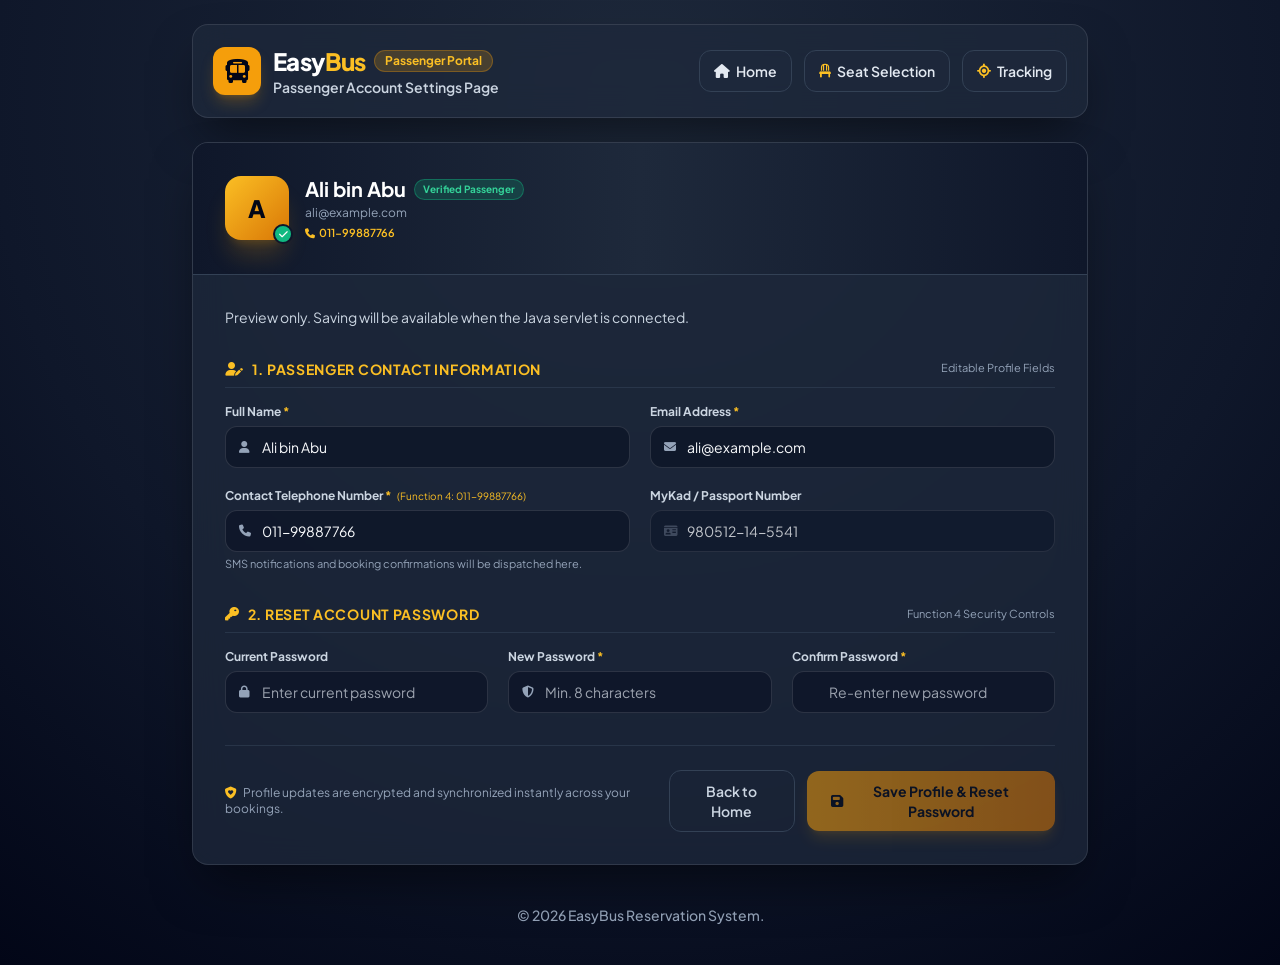
<file: frontend/account-settings.html>
<!DOCTYPE html>
<html lang="en" class="page-account-settings">
<head>
    <meta charset="UTF-8">
    <meta name="viewport" content="width=device-width, initial-scale=1.0">
    <title>EasyBus - Passenger Account Settings &amp; Password Reset</title>

    
    <link rel="stylesheet" href="assets/css/easybus.css">

    <!-- Font Awesome 6 Icons -->
    <link rel="stylesheet" href="https://cdnjs.cloudflare.com/ajax/libs/font-awesome/6.5.1/css/all.min.css">

    <!-- Google Fonts: Plus Jakarta Sans -->
    <link href="https://fonts.googleapis.com/css2?family=Plus+Jakarta+Sans:wght@400;500;600;700;800&display=swap" rel="stylesheet">
</head>
<body class="py-6 px-3 sm:px-6 md:px-10 flex flex-col justify-between">

    <main class="max-w-4xl mx-auto w-full space-y-6">

        <!-- BRAND & NAVIGATION HEADER -->
        <header class="glass-card rounded-2xl p-5 flex flex-col sm:flex-row justify-between items-start sm:items-center gap-4">
            <a href="index.html" class="flex items-center gap-3 hover:opacity-90 transition">
                <div class="w-12 h-12 rounded-xl bg-amber-500 flex items-center justify-center text-slate-950 font-black text-2xl shadow-lg shadow-amber-500/25">
                    <i class="fa-solid fa-bus"></i>
                </div>
                <div>
                    <div class="flex items-center gap-2">
                        <span class="text-2xl font-extrabold text-white tracking-tight">Easy<span class="text-amber-400">Bus</span></span>
                        <span class="bg-amber-500/20 text-amber-400 border border-amber-500/30 px-2.5 py-0.5 rounded-full text-xs font-bold">Passenger Portal</span>
                    </div>
                    <h1 class="text-sm font-semibold text-slate-300">Passenger Account Settings Page</h1>
                    <p class="text-xs text-slate-400">  </p>
                </div>
            </a>

            <!-- Quick Action Links -->
            <div class="flex items-center gap-2 sm:gap-3 flex-wrap">
                <a href="index.html" class="inline-flex items-center gap-1.5 bg-slate-800/80 hover:bg-slate-700 text-slate-200 font-semibold text-xs sm:text-sm px-3.5 py-2.5 rounded-xl border border-slate-700 transition">
                    <i class="fa-solid fa-house"></i>
                    <span>Home</span>
                </a>
                <a href="seat-selection.html" class="inline-flex items-center gap-1.5 bg-slate-800/80 hover:bg-slate-700 text-slate-200 font-semibold text-xs sm:text-sm px-3.5 py-2.5 rounded-xl border border-slate-700 transition">
                    <i class="fa-solid fa-chair text-amber-400"></i>
                    <span>Seat Selection</span>
                </a>
                <a href="tracking.html" class="inline-flex items-center gap-1.5 bg-slate-800/80 hover:bg-slate-700 text-slate-200 font-semibold text-xs sm:text-sm px-3.5 py-2.5 rounded-xl border border-slate-700 transition">
                    <i class="fa-solid fa-location-crosshairs text-amber-400"></i>
                    <span>Tracking</span>
                </a>
            </div>
        </header>

        <!-- MAIN ACCOUNT SETTINGS FORM CARD -->
        <div class="glass-card rounded-2xl overflow-hidden border border-slate-700/80 shadow-2xl">

            <!-- Profile Identity Banner -->
            <div class="bg-gradient-to-r from-slate-900 via-slate-800 to-slate-900 p-6 sm:p-8 border-b border-slate-700 flex flex-col sm:flex-row items-start sm:items-center justify-between gap-5">
                <div class="flex items-center gap-4">
                    <div class="relative">
                        <div class="w-16 h-16 rounded-2xl bg-gradient-to-br from-amber-400 to-amber-600 text-slate-950 flex items-center justify-center font-extrabold text-2xl shadow-xl shadow-amber-500/20" id="avatarInitial">
                            A
                        </div>
                        <div class="absolute -bottom-1 -right-1 w-5 h-5 rounded-full bg-emerald-500 border-2 border-slate-900 flex items-center justify-center text-[10px] text-white" title="Active & Verified">
                            <i class="fa-solid fa-check"></i>
                        </div>
                    </div>
                    <div>
                        <div class="flex items-center gap-2">
                            <h2 class="text-xl font-bold text-white" id="headerProfileName">Ali bin Abu</h2>
                            <span class="bg-emerald-500/20 text-emerald-400 border border-emerald-500/40 text-[10px] font-bold px-2 py-0.5 rounded-full">
                                Verified Passenger
                            </span>
                        </div>
                        <p class="text-xs text-slate-400 mt-0.5" id="headerProfileEmail">ali@example.com</p>
                        <p class="text-[11px] text-amber-400 font-semibold mt-1 flex items-center gap-1">
                            <i class="fa-solid fa-phone text-[10px]"></i>
                            <span id="headerProfilePhone">011-99887766</span>
                        </p>
                    </div>
                </div>

                <div class="flex items-center gap-2 w-full sm:w-auto justify-end">

                </div>
            </div>

            <!-- FORM START (FUNCTION 4: EDITABLE FIELDS) -->
            <form method="post" class="p-6 sm:p-8 space-y-8">
                <p class="text-sm text-slate-300">Preview only. Saving will be available when the Java servlet is connected.</p>

                <!-- SECTION 1: PASSENGER CONTACT & PROFILE (EDITABLE) -->
                <div>
                    <div class="flex items-center justify-between mb-4 pb-2 border-b border-slate-700/60">
                        <h3 class="text-sm font-bold text-amber-400 uppercase tracking-wider flex items-center gap-2">
                            <i class="fa-solid fa-user-pen"></i>
                            <span>1. Passenger Contact Information</span>
                        </h3>
                        <span class="text-[11px] text-slate-400">Editable Profile Fields</span>
                    </div>

                    <div class="grid grid-cols-1 md:grid-cols-2 gap-5">
                        <!-- Full Name -->
                        <div>
                            <label class="block text-xs font-bold text-slate-300 mb-1.5" for="profileFullName">
                                Full Name <span class="text-amber-400">*</span>
                            </label>
                            <div class="relative">
                                <span class="absolute inset-y-0 left-0 pl-3.5 flex items-center text-slate-400 pointer-events-none text-xs">
                                    <i class="fa-solid fa-user"></i>
                                </span>
                                <input type="text" id="profileFullName" name="profileFullName" value="Ali bin Abu" required
                                    class="w-full pl-9 pr-3.5 py-2.5 text-xs sm:text-sm dark-input rounded-xl"
                                    placeholder="e.g. Ali bin Abu">
                            </div>
                        </div>

                        <!-- Email Address (Editable Field) -->
                        <div>
                            <label class="block text-xs font-bold text-slate-300 mb-1.5" for="profileEmail">
                                Email Address <span class="text-amber-400">*</span>
                            </label>
                            <div class="relative">
                                <span class="absolute inset-y-0 left-0 pl-3.5 flex items-center text-slate-400 pointer-events-none text-xs">
                                    <i class="fa-solid fa-envelope"></i>
                                </span>
                                <input type="email" id="profileEmail" name="profileEmail" value="ali@example.com" required
                                    class="w-full pl-9 pr-3.5 py-2.5 text-xs sm:text-sm dark-input rounded-xl"
                                    placeholder="e.g. ali@example.com">
                            </div>
                        </div>

                        <!-- Phone Number (Editable Field - Specified: 011-99887766) -->
                        <div>
                            <label class="block text-xs font-bold text-slate-300 mb-1.5" for="profilePhone">
                                Contact Telephone Number <span class="text-amber-400">*</span>
                                <span class="text-[10px] text-amber-400 font-normal ml-1">(Function 4: 011-99887766)</span>
                            </label>
                            <div class="relative">
                                <span class="absolute inset-y-0 left-0 pl-3.5 flex items-center text-slate-400 pointer-events-none text-xs">
                                    <i class="fa-solid fa-phone"></i>
                                </span>
                                <input type="tel" id="profilePhone" name="profilePhone" value="011-99887766" required
                                    class="w-full pl-9 pr-3.5 py-2.5 text-xs sm:text-sm dark-input rounded-xl border-amber-500/40"
                                    placeholder="e.g. 011-99887766">
                            </div>
                            <p class="text-[11px] text-slate-400 mt-1">SMS notifications and booking confirmations will be dispatched here.</p>
                        </div>

                        <!-- Identification / Passport (Readonly Info) -->
                        <div>
                            <label class="block text-xs font-bold text-slate-300 mb-1.5">
                                MyKad / Passport Number
                            </label>
                            <div class="relative">
                                <span class="absolute inset-y-0 left-0 pl-3.5 flex items-center text-slate-400 pointer-events-none text-xs">
                                    <i class="fa-solid fa-id-card"></i>
                                </span>
                                <input type="text" value="980512-14-5541" readonly
                                    class="w-full pl-9 pr-3.5 py-2.5 text-xs sm:text-sm dark-input rounded-xl opacity-75 cursor-not-allowed">
                            </div>
                        </div>
                    </div>
                </div>

                <!-- SECTION 2: PASSWORD RESET (EDITABLE) -->
                <div>
                    <div class="flex items-center justify-between mb-4 pb-2 border-b border-slate-700/60">
                        <h3 class="text-sm font-bold text-amber-400 uppercase tracking-wider flex items-center gap-2">
                            <i class="fa-solid fa-key"></i>
                            <span>2. Reset Account Password</span>
                        </h3>
                        <span class="text-[11px] text-slate-400">Function 4 Security Controls</span>
                    </div>

                    <div class="grid grid-cols-1 md:grid-cols-3 gap-5">
                        <!-- Current Password -->
                        <div>
                            <label class="block text-xs font-bold text-slate-300 mb-1.5" for="currentPassword">
                                Current Password
                            </label>
                            <div class="relative">
                                <span class="absolute inset-y-0 left-0 pl-3.5 flex items-center text-slate-400 pointer-events-none text-xs">
                                    <i class="fa-solid fa-lock"></i>
                                </span>
                                <input type="password" id="currentPassword" name="currentPassword" placeholder="Enter current password"
                                    class="w-full pl-9 pr-10 py-2.5 text-xs sm:text-sm dark-input rounded-xl">

                            </div>
                        </div>

                        <!-- New Password (Editable) -->
                        <div>
                            <label class="block text-xs font-bold text-slate-300 mb-1.5" for="newPassword">
                                New Password <span class="text-amber-400">*</span>
                            </label>
                            <div class="relative">
                                <span class="absolute inset-y-0 left-0 pl-3.5 flex items-center text-slate-400 pointer-events-none text-xs">
                                    <i class="fa-solid fa-shield-halved"></i>
                                </span>
                                <input type="password" id="newPassword" name="newPassword" placeholder="Min. 8 characters"
                                    class="w-full pl-9 pr-10 py-2.5 text-xs sm:text-sm dark-input rounded-xl">

                            </div>
                        </div>

                        <!-- Confirm Password (Editable) -->
                        <div>
                            <label class="block text-xs font-bold text-slate-300 mb-1.5" for="confirmPassword">
                                Confirm Password <span class="text-amber-400">*</span>
                            </label>
                            <div class="relative">
                                <span class="absolute inset-y-0 left-0 pl-3.5 flex items-center text-slate-400 pointer-events-none text-xs">
                                    <i class="fa-solid fa-shield-check"></i>
                                </span>
                                <input type="password" id="confirmPassword" name="confirmPassword" placeholder="Re-enter new password"
                                    class="w-full pl-9 pr-10 py-2.5 text-xs sm:text-sm dark-input rounded-xl">

                            </div>
                        </div>
                    </div>

                    <!-- Password Feedback -->
                </div>

                <!-- SUBMIT ACTIONS -->
                <div class="pt-6 border-t border-slate-700/60 flex flex-col sm:flex-row items-center justify-between gap-4">
                    <div class="text-xs text-slate-400">
                        <i class="fa-solid fa-shield-heart text-amber-400 mr-1"></i>
                        Profile updates are encrypted and synchronized instantly across your bookings.
                    </div>

                    <div class="flex items-center gap-3 w-full sm:w-auto justify-end">
                        <a href="index.html" class="px-5 py-2.5 text-xs sm:text-sm font-semibold text-slate-300 hover:bg-slate-800 rounded-xl transition border border-slate-700 text-center">
                            Back to Home
                        </a>
                        <button type="submit" disabled
                            class="btn-shimmer inline-flex items-center justify-center gap-2 px-6 py-2.5 text-xs sm:text-sm font-bold text-slate-950 bg-gradient-to-r from-amber-500 to-amber-600 hover:from-amber-400 hover:to-amber-500 rounded-xl shadow-lg shadow-amber-500/25 transition active:scale-95 cursor-pointer">
                            <i class="fa-solid fa-floppy-disk"></i>
                            <span>Save Profile &amp; Reset Password</span>
                        </button>
                    </div>
                </div>

            </form>
        </div>

        <!-- FOOTER -->
        <footer class="text-center text-slate-400 text-xs sm:text-sm py-4 font-medium">
            &copy; 2026 EasyBus Reservation System.
        </footer>
    </main>

</body>
</html>
</file>
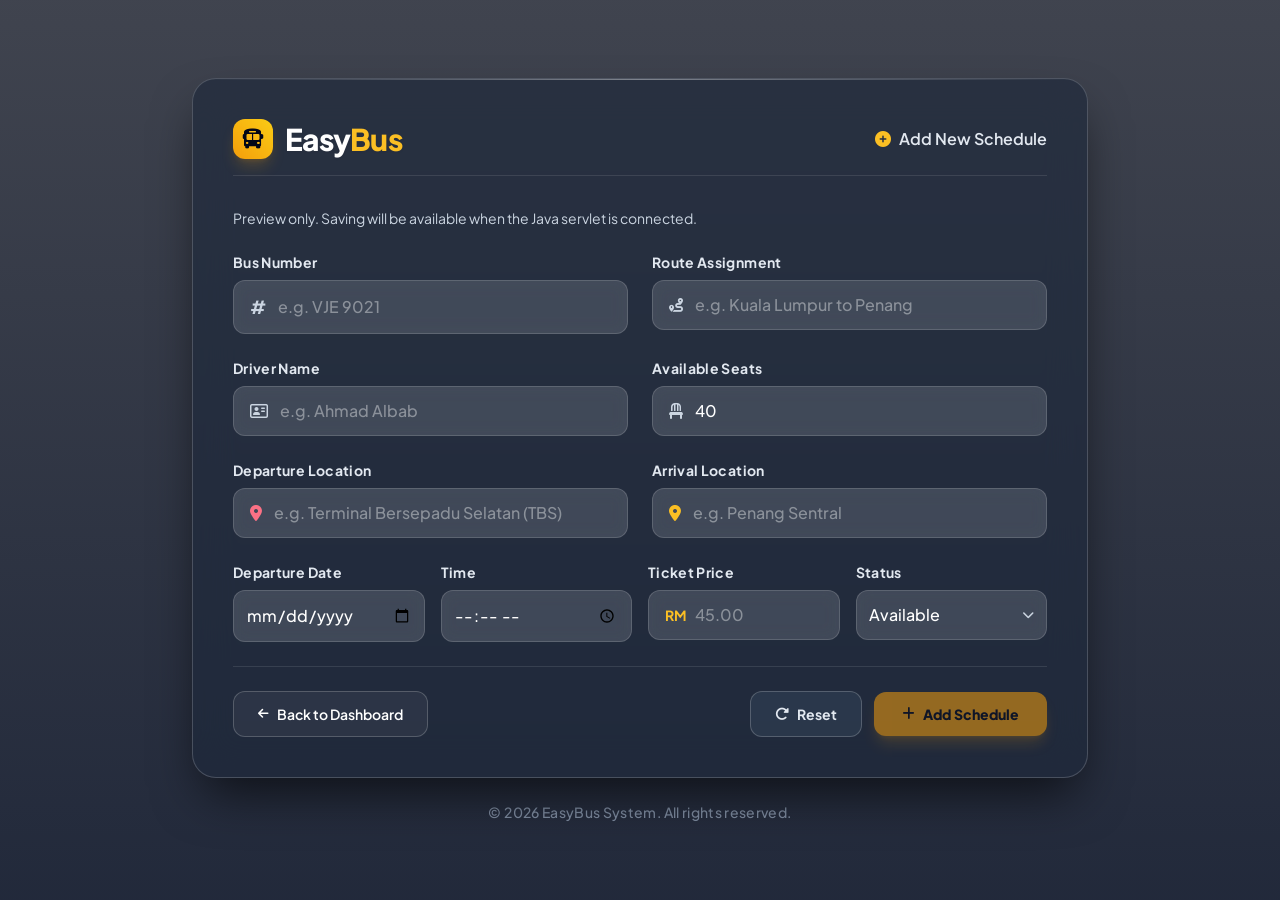
<file: frontend/add-schedule.html>
<!DOCTYPE html>
<html lang="en" class="page-add-schedule">
<head>
    <meta charset="UTF-8">
    <meta name="viewport" content="width=device-width, initial-scale=1.0">
    <title>EasyBus - Add New Bus Schedule</title>
    
    <link rel="stylesheet" href="assets/css/easybus.css">
    <!-- Font Awesome Icons -->
    <link rel="stylesheet" href="https://cdnjs.cloudflare.com/ajax/libs/font-awesome/6.5.1/css/all.min.css" />
    <!-- Google Fonts: Plus Jakarta Sans -->
    <link rel="preconnect" href="https://fonts.googleapis.com">
    <link rel="preconnect" href="https://fonts.gstatic.com" crossorigin>
    <link href="https://fonts.googleapis.com/css2?family=Plus+Jakarta+Sans:wght@400;500;600;700;800&display=swap" rel="stylesheet">
</head>
<body class="flex flex-col items-center justify-center min-h-screen p-4 sm:p-6 md:p-10 text-white selection:bg-amber-500 selection:text-slate-900">

    <!-- Main Outer Wrapper -->
    <main class="w-full max-w-4xl my-auto">

        <!-- Glassmorphism Main Card Container -->
        <div class="glass-card rounded-3xl p-6 sm:p-8 md:p-10 relative overflow-hidden">

            <!-- Top Subtle Light Accent Line -->
            <div class="absolute inset-x-0 top-0 h-px bg-gradient-to-r from-transparent via-white/40 to-transparent"></div>

            <!-- HEADER SECTION -->
            <header class="flex flex-row justify-between items-center mb-8 pb-4 border-b border-white/10">
                <!-- Brand Title -->
                <a href="index.html" class="flex items-center gap-3 hover:opacity-90 transition">
                    <div class="w-10 h-10 rounded-xl bg-gradient-to-tr from-amber-500 to-yellow-400 flex items-center justify-center shadow-lg shadow-amber-500/20 text-slate-950 font-bold text-xl">
                        <i class="fa-solid fa-bus"></i>
                    </div>
                    <span class="text-2xl sm:text-3xl font-extrabold tracking-tight text-white drop-shadow-sm">Easy<span class="text-amber-400">Bus</span></span>
                </a>

                <!-- Page Header Title -->
                <div class="flex items-center gap-2 text-slate-200 font-semibold text-sm sm:text-base">
                    <i class="fa-solid fa-circle-plus text-amber-400"></i>
                    <span>Add New Schedule</span>
                </div>
            </header>

            <!-- FORM SECTION -->
            <form id="addScheduleForm" method="post" class="space-y-6">
                <p class="text-sm text-slate-300">Preview only. Saving will be available when the Java servlet is connected.</p>

                <!-- ROW 1: Bus Number & Route Assignment -->
                <div class="grid grid-cols-1 md:grid-cols-2 gap-5 sm:gap-6">
                    <!-- Bus Number -->
                    <div>
                        <label class="block text-xs sm:text-sm font-bold text-slate-200 mb-2 tracking-wide">Bus Number</label>
                        <div class="glass-input rounded-xl px-4 py-3 flex items-center gap-3">
                            <span class="text-slate-300 font-bold text-lg select-none">#</span>
                            <input type="text" id="busNumber" name="busNumber" required class="w-full bg-transparent border-none outline-none text-white font-medium placeholder-white/40 text-sm sm:text-base" placeholder="e.g. VJE 9021">
                        </div>
                    </div>

                    <!-- Route Assignment -->
                    <div>
                        <label class="block text-xs sm:text-sm font-bold text-slate-200 mb-2 tracking-wide">Route Assignment</label>
                        <div class="glass-input rounded-xl px-4 py-3 flex items-center gap-3">
                            <i class="fa-solid fa-route text-slate-300 text-sm"></i>
                            <input type="text" id="routeAssignment" name="routeAssignment" required class="w-full bg-transparent border-none outline-none text-white font-medium placeholder-white/40 text-sm sm:text-base" placeholder="e.g. Kuala Lumpur to Penang">
                        </div>
                    </div>
                </div>

                <!-- ROW 2: Driver Name & Available Seats -->
                <div class="grid grid-cols-1 md:grid-cols-2 gap-5 sm:gap-6">
                    <!-- Driver Name -->
                    <div>
                        <label class="block text-xs sm:text-sm font-bold text-slate-200 mb-2 tracking-wide">Driver Name</label>
                        <div class="glass-input rounded-xl px-4 py-3 flex items-center gap-3">
                            <i class="fa-regular fa-address-card text-slate-300"></i>
                            <input type="text" id="driverName" name="driverName" required class="w-full bg-transparent border-none outline-none text-white font-medium placeholder-white/40 text-sm sm:text-base" placeholder="e.g. Ahmad Albab">
                        </div>
                    </div>

                    <!-- Available Seats -->
                    <div>
                        <label class="block text-xs sm:text-sm font-bold text-slate-200 mb-2 tracking-wide">Available Seats</label>
                        <div class="glass-input rounded-xl px-4 py-3 flex items-center gap-3">
                            <i class="fa-solid fa-chair text-slate-300"></i>
                            <input type="number" id="availableSeats" name="availableSeats" value="40" min="1" max="80" required class="w-full bg-transparent border-none outline-none text-white font-medium placeholder-white/40 text-sm sm:text-base" placeholder="e.g. 40">
                        </div>
                    </div>
                </div>

                <!-- ROW 3: Departure Location & Arrival Location -->
                <div class="grid grid-cols-1 md:grid-cols-2 gap-5 sm:gap-6">
                    <!-- Departure Location -->
                    <div>
                        <label class="block text-xs sm:text-sm font-bold text-slate-200 mb-2 tracking-wide">Departure Location</label>
                        <div class="glass-input rounded-xl px-4 py-3 flex items-center gap-3">
                            <i class="fa-solid fa-location-dot text-rose-400"></i>
                            <input type="text" id="departureLocation" name="departureLocation" required class="w-full bg-transparent border-none outline-none text-white font-medium placeholder-white/40 text-sm sm:text-base" placeholder="e.g. Terminal Bersepadu Selatan (TBS)">
                        </div>
                    </div>

                    <!-- Arrival Location -->
                    <div>
                        <label class="block text-xs sm:text-sm font-bold text-slate-200 mb-2 tracking-wide">Arrival Location</label>
                        <div class="glass-input rounded-xl px-4 py-3 flex items-center gap-3">
                            <i class="fa-solid fa-location-dot text-amber-400"></i>
                            <input type="text" id="arrivalLocation" name="arrivalLocation" required class="w-full bg-transparent border-none outline-none text-white font-medium placeholder-white/40 text-sm sm:text-base" placeholder="e.g. Penang Sentral">
                        </div>
                    </div>
                </div>

                <!-- ROW 4: Departure Date, Time, Ticket Price, Status (4 cols on desktop) -->
                <div class="grid grid-cols-1 sm:grid-cols-2 lg:grid-cols-4 gap-5 sm:gap-4">
                    <!-- Departure Date -->
                    <div>
                        <label class="block text-xs sm:text-sm font-bold text-slate-200 mb-2 tracking-wide">Departure Date</label>
                        <div class="glass-input rounded-xl px-3 py-3 flex items-center justify-between gap-2">
                            <input type="date" id="departureDate" name="departureDate" required class="w-full bg-transparent border-none outline-none text-white font-medium text-sm sm:text-base placeholder-white/40">

                        </div>
                    </div>

                    <!-- Time -->
                    <div>
                        <label class="block text-xs sm:text-sm font-bold text-slate-200 mb-2 tracking-wide">Time</label>
                        <div class="glass-input rounded-xl px-3 py-3 flex items-center justify-between gap-2">
                            <input type="time" id="departureTime" name="departureTime" required class="w-full bg-transparent border-none outline-none text-white font-medium text-sm sm:text-base placeholder-white/40">

                        </div>
                    </div>

                    <!-- Ticket Price -->
                    <div>
                        <label class="block text-xs sm:text-sm font-bold text-slate-200 mb-2 tracking-wide">Ticket Price</label>
                        <div class="glass-input rounded-xl px-4 py-3 flex items-center gap-2">
                            <span class="text-amber-400 font-bold text-sm select-none">RM</span>
                            <input type="text" id="ticketPrice" name="ticketPrice" required class="w-full bg-transparent border-none outline-none text-white font-medium text-sm sm:text-base placeholder-white/40" placeholder="45.00">
                        </div>
                    </div>

                    <!-- Status -->
                    <div>
                        <label class="block text-xs sm:text-sm font-bold text-slate-200 mb-2 tracking-wide">Status</label>
                        <div class="glass-input rounded-xl px-3 py-3 flex items-center justify-between relative">
                            <select id="busStatus" name="busStatus" class="w-full bg-transparent border-none outline-none text-white font-medium text-sm sm:text-base cursor-pointer appearance-none pr-6">
                                <option value="Available" selected>Available</option>
                                <option value="Full">Full</option>
                                <option value="Delayed">Delayed</option>
                                <option value="Cancelled">Cancelled</option>
                            </select>
                            <i class="fa-solid fa-chevron-down text-slate-300 text-xs pointer-events-none absolute right-3"></i>
                        </div>
                    </div>
                </div>

                <!-- ACTION BUTTONS SECTION -->
                <div class="mt-8 pt-6 border-t border-white/10 flex flex-col sm:flex-row justify-between items-center gap-4">

                    <!-- Back Button (Left) -->
                    <a href="schedule-list.html" class="w-full sm:w-auto inline-flex items-center justify-center gap-2 px-6 py-3 rounded-xl border border-white/20 bg-white/5 hover:bg-white/15 text-white font-semibold text-sm transition-all duration-200 focus:outline-none focus:ring-2 focus:ring-white/40">
                        <i class="fa-solid fa-arrow-left text-xs"></i>
                        <span>Back to Dashboard</span>
                    </a>

                    <!-- Reset & Add Buttons (Right) -->
                    <div class="w-full sm:w-auto flex flex-col sm:flex-row items-center gap-3">
                        <!-- Reset Form Button -->
                        <button type="reset" class="w-full sm:w-auto inline-flex items-center justify-center gap-2 px-6 py-3 rounded-xl border border-white/20 bg-slate-700/60 hover:bg-slate-700 text-slate-200 font-bold text-sm transition-all duration-200 active:scale-95 focus:outline-none">
                            <i class="fa-solid fa-rotate-right"></i>
                            <span>Reset</span>
                        </button>

                        <!-- Add Schedule Button -->
                        <button type="submit" disabled class="w-full sm:w-auto inline-flex items-center justify-center gap-2 px-7 py-3 rounded-xl bg-amber-500 hover:bg-amber-400 text-slate-950 font-extrabold text-sm shadow-lg shadow-amber-500/30 hover:shadow-amber-500/50 transition-all duration-200 active:scale-95 focus:outline-none">
                            <i class="fa-solid fa-plus"></i>
                            <span>Add Schedule</span>
                        </button>
                    </div>

                </div>

            </form>

        </div>

        <!-- FOOTER COPYRIGHT SECTION -->
        <footer class="text-center text-slate-400/80 text-xs sm:text-sm mt-6 font-medium tracking-wide">
            &copy; 2026 EasyBus System. All rights reserved.
        </footer>

    </main>

</body>
</html>
</file>
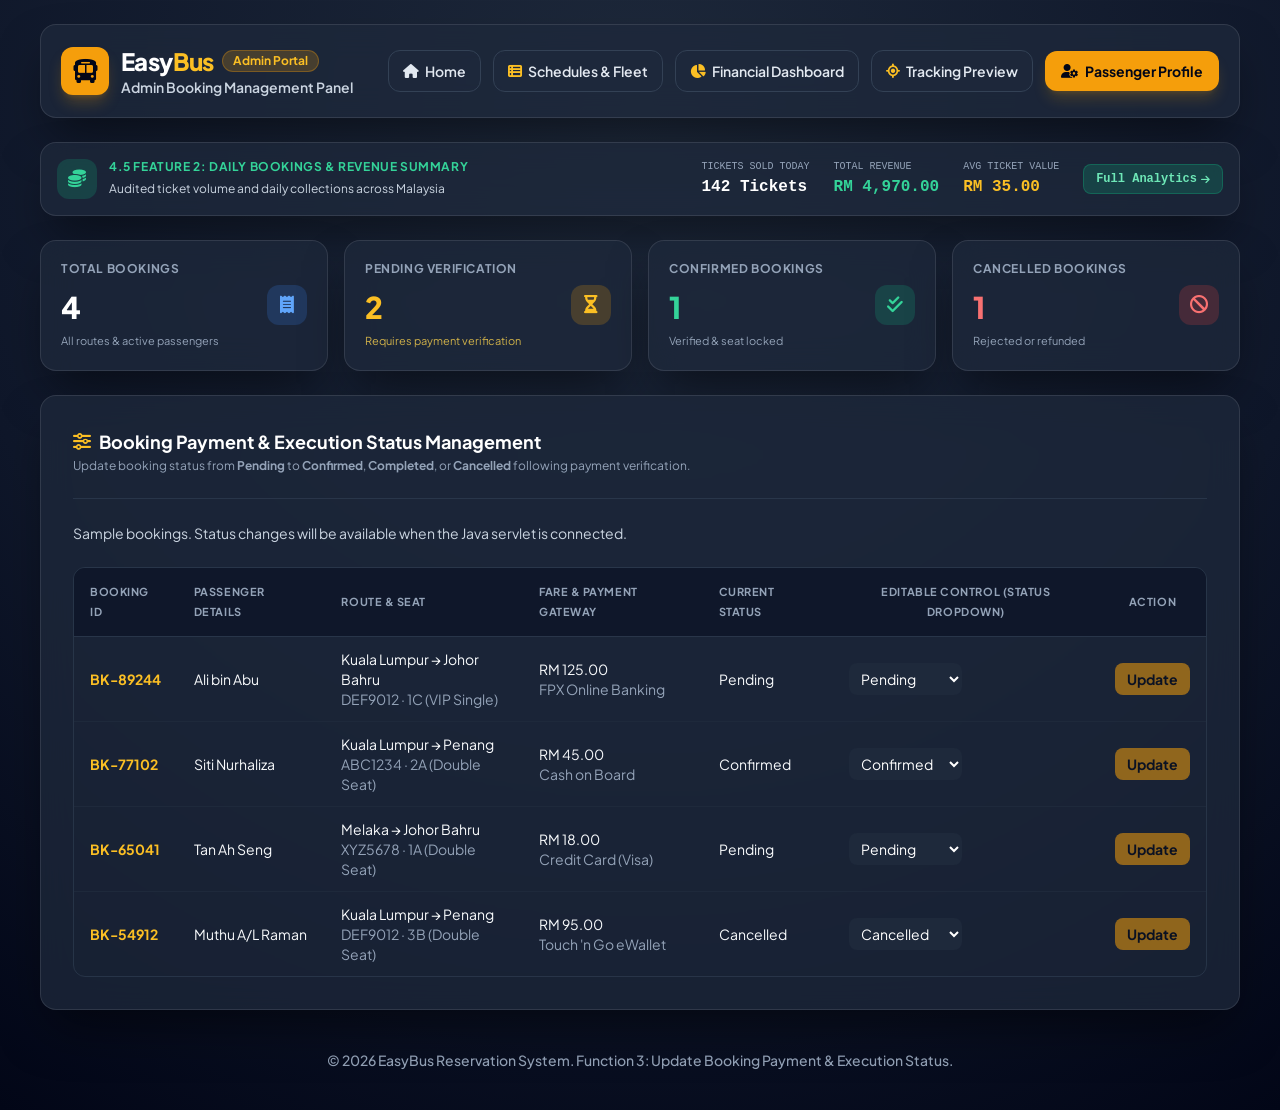
<file: frontend/booking-management.html>
<!DOCTYPE html>
<html lang="en" class="page-booking-management">
<head>
    <meta charset="UTF-8">
    <meta name="viewport" content="width=device-width, initial-scale=1.0">
    <title>EasyBus - Admin Booking Management Panel</title>

    
    <link rel="stylesheet" href="assets/css/easybus.css">

    <!-- Font Awesome 6 Icons -->
    <link rel="stylesheet" href="https://cdnjs.cloudflare.com/ajax/libs/font-awesome/6.5.1/css/all.min.css">

    <!-- Google Fonts: Plus Jakarta Sans -->
    <link href="https://fonts.googleapis.com/css2?family=Plus+Jakarta+Sans:wght@400;500;600;700;800&display=swap" rel="stylesheet">
</head>
<body class="py-6 px-3 sm:px-6 md:px-10">

    <main class="max-w-7xl mx-auto space-y-6">

        <!-- NAVIGATION & BRAND HEADER -->
        <header class="glass-card rounded-2xl p-5 flex flex-col md:flex-row justify-between items-start md:items-center gap-4">
            <div class="flex items-center gap-3">
                <a href="schedule-list.html" class="w-12 h-12 rounded-xl bg-amber-500 flex items-center justify-center text-slate-950 font-black text-2xl shadow-lg shadow-amber-500/25 hover:scale-105 transition">
                    <i class="fa-solid fa-bus"></i>
                </a>
                <div>
                    <div class="flex items-center gap-2">
                        <span class="text-2xl font-extrabold text-white tracking-tight">Easy<span class="text-amber-400">Bus</span></span>
                        <span class="bg-amber-500/20 text-amber-400 border border-amber-500/30 px-2.5 py-0.5 rounded-full text-xs font-bold">Admin Portal</span>
                    </div>
                    <h1 class="text-sm font-semibold text-slate-300">Admin Booking Management Panel</h1>
                    <p class="text-xs text-slate-400"></p>
                </div>
            </div>

            <!-- Header Quick Links -->
            <div class="flex items-center gap-2 sm:gap-3 flex-wrap">
                <a href="index.html" class="inline-flex items-center gap-1.5 bg-slate-800/80 hover:bg-slate-700 text-slate-200 font-semibold text-xs sm:text-sm px-3.5 py-2.5 rounded-xl border border-slate-700 transition">
                    <i class="fa-solid fa-house"></i>
                    <span>Home</span>
                </a>
                <a href="schedule-list.html" class="inline-flex items-center gap-1.5 bg-slate-800/80 hover:bg-slate-700 text-slate-200 font-semibold text-xs sm:text-sm px-3.5 py-2.5 rounded-xl border border-slate-700 transition">
                    <i class="fa-solid fa-table-list text-amber-400"></i>
                    <span>Schedules &amp; Fleet</span>
                </a>
                <a href="financial-dashboard.html" class="inline-flex items-center gap-1.5 bg-slate-800/80 hover:bg-slate-700 text-slate-200 font-semibold text-xs sm:text-sm px-3.5 py-2.5 rounded-xl border border-slate-700 transition" title="Feature 2: Daily Bookings & Revenue Summary Dashboard">
                    <i class="fa-solid fa-chart-pie text-amber-400"></i>
                    <span>Financial Dashboard</span>
                </a>
                <a href="tracking.html" class="inline-flex items-center gap-1.5 bg-slate-800/80 hover:bg-slate-700 text-slate-200 font-semibold text-xs sm:text-sm px-3.5 py-2.5 rounded-xl border border-slate-700 transition">
                    <i class="fa-solid fa-location-crosshairs text-amber-400"></i>
                    <span>Tracking Preview</span>
                </a>
                <a href="account-settings.html" class="inline-flex items-center gap-1.5 bg-amber-500 hover:bg-amber-400 text-slate-950 font-bold text-xs sm:text-sm px-4 py-2.5 rounded-xl shadow-lg shadow-amber-500/20 transition">
                    <i class="fa-solid fa-user-gear"></i>
                    <span>Passenger Profile</span>
                </a>
            </div>
        </header>

        <!-- FEATURE 2: DAILY FINANCIAL SUMMARY QUICK BAR -->
        <div class="glass-card rounded-2xl p-4 flex flex-col md:flex-row justify-between items-start md:items-center gap-3 border border-emerald-500/20 bg-gradient-to-r from-slate-900/90 via-slate-850/80 to-slate-900/90">
            <div class="flex items-center gap-3">
                <div class="w-10 h-10 rounded-xl bg-emerald-500/20 text-emerald-400 flex items-center justify-center text-lg shrink-0">
                    <i class="fa-solid fa-coins"></i>
                </div>
                <div>
                    <span class="text-xs font-bold text-emerald-400 uppercase tracking-wider block">4.5 Feature 2: Daily Bookings &amp; Revenue Summary</span>
                    <span class="text-xs text-slate-300">Audited ticket volume and daily collections across Malaysia</span>
                </div>
            </div>
            <div class="flex items-center gap-4 sm:gap-6 flex-wrap font-mono text-xs">
                <div>
                    <span class="text-slate-400 text-[10px] block uppercase">Tickets Sold Today</span>
                    <span class="text-white font-extrabold text-sm sm:text-base">142 Tickets</span>
                </div>
                <div>
                    <span class="text-slate-400 text-[10px] block uppercase">Total Revenue</span>
                    <span class="text-emerald-400 font-extrabold text-sm sm:text-base">RM 4,970.00</span>
                </div>
                <div>
                    <span class="text-slate-400 text-[10px] block uppercase">Avg Ticket Value</span>
                    <span class="text-amber-400 font-extrabold text-sm sm:text-base">RM 35.00</span>
                </div>
                <a href="financial-dashboard.html" class="px-3 py-1.5 bg-emerald-500/20 hover:bg-emerald-500/30 text-emerald-300 font-bold rounded-lg border border-emerald-500/30 transition text-xs flex items-center gap-1">
                    <span>Full Analytics</span>
                    <i class="fa-solid fa-arrow-right text-[10px]"></i>
                </a>
            </div>
        </div>

        <!-- KPI SUMMARY METRIC CARDS -->
        <section class="grid grid-cols-2 lg:grid-cols-4 gap-4">
            <!-- Total Bookings -->
            <div class="glass-card rounded-2xl p-5 border-l-4 border-l-blue-500 relative overflow-hidden">
                <p class="text-xs font-bold text-slate-400 uppercase tracking-wider">Total Bookings</p>
                <div class="flex items-end justify-between mt-2">
                    <h3 class="text-3xl font-black text-white" id="statTotal">4</h3>
                    <div class="w-10 h-10 rounded-xl bg-blue-500/20 text-blue-400 flex items-center justify-center text-lg">
                        <i class="fa-solid fa-receipt"></i>
                    </div>
                </div>
                <p class="text-[11px] text-slate-400 mt-2">All routes &amp; active passengers</p>
            </div>

            <!-- Pending Verification -->
            <div class="glass-card rounded-2xl p-5 border-l-4 border-l-amber-500 relative overflow-hidden">
                <p class="text-xs font-bold text-slate-400 uppercase tracking-wider">Pending Verification</p>
                <div class="flex items-end justify-between mt-2">
                    <h3 class="text-3xl font-black text-amber-400" id="statPending">2</h3>
                    <div class="w-10 h-10 rounded-xl bg-amber-500/20 text-amber-400 flex items-center justify-center text-lg">
                        <i class="fa-solid fa-hourglass-half animate-pulse"></i>
                    </div>
                </div>
                <p class="text-[11px] text-amber-300/80 mt-2">Requires payment verification</p>
            </div>

            <!-- Confirmed -->
            <div class="glass-card rounded-2xl p-5 border-l-4 border-l-emerald-500 relative overflow-hidden">
                <p class="text-xs font-bold text-slate-400 uppercase tracking-wider">Confirmed Bookings</p>
                <div class="flex items-end justify-between mt-2">
                    <h3 class="text-3xl font-black text-emerald-400" id="statConfirmed">1</h3>
                    <div class="w-10 h-10 rounded-xl bg-emerald-500/20 text-emerald-400 flex items-center justify-center text-lg">
                        <i class="fa-solid fa-check-double"></i>
                    </div>
                </div>
                <p class="text-[11px] text-slate-400 mt-2">Verified &amp; seat locked</p>
            </div>

            <!-- Cancelled -->
            <div class="glass-card rounded-2xl p-5 border-l-4 border-l-red-500 relative overflow-hidden">
                <p class="text-xs font-bold text-slate-400 uppercase tracking-wider">Cancelled Bookings</p>
                <div class="flex items-end justify-between mt-2">
                    <h3 class="text-3xl font-black text-red-400" id="statCancelled">1</h3>
                    <div class="w-10 h-10 rounded-xl bg-red-500/20 text-red-400 flex items-center justify-center text-lg">
                        <i class="fa-solid fa-ban"></i>
                    </div>
                </div>
                <p class="text-[11px] text-slate-400 mt-2">Rejected or refunded</p>
            </div>
        </section>

        <!-- BOOKING MANAGEMENT MAIN PANEL -->
        <section class="glass-card rounded-2xl p-6 sm:p-8 space-y-6">

            <!-- Controls: Filter & Search -->
            <div class="flex flex-col md:flex-row justify-between items-start md:items-center gap-4 pb-6 border-b border-slate-700/60">
                <div>
                    <h2 class="text-lg font-bold text-white flex items-center gap-2">
                        <i class="fa-solid fa-sliders text-amber-400"></i>
                        Booking Payment &amp; Execution Status Management
                    </h2>
                    <p class="text-xs text-slate-400 mt-0.5">
                        Update booking status from <strong>Pending</strong> to <strong>Confirmed</strong>, <strong>Completed</strong>, or <strong>Cancelled</strong> following payment verification.
                    </p>
                </div>

            </div>

            <p class="text-sm text-slate-300">Sample bookings. Status changes will be available when the Java servlet is connected.</p>

            <!-- BOOKINGS TABLE -->
            <div class="overflow-x-auto rounded-xl border border-slate-700/60">
                <table class="w-full text-left text-xs sm:text-sm">
                    <thead class="bg-slate-900/90 text-slate-400 text-[11px] uppercase tracking-wider border-b border-slate-700/60">
                        <tr>
                            <th class="py-3.5 px-4 font-bold">Booking ID</th>
                            <th class="py-3.5 px-4 font-bold">Passenger Details</th>
                            <th class="py-3.5 px-4 font-bold">Route &amp; Seat</th>
                            <th class="py-3.5 px-4 font-bold">Fare &amp; Payment Gateway</th>
                            <th class="py-3.5 px-4 font-bold">Current Status</th>
                            <th class="py-3.5 px-4 font-bold text-center">Editable Control (Status Dropdown)</th>
                            <th class="py-3.5 px-4 font-bold text-center">Action</th>
                        </tr>
                    </thead>
                    <tbody id="bookingsTableBody" class="divide-y divide-slate-800">
                        <tr class="hover:bg-slate-800/50">
                            <td class="px-4 py-3 font-bold text-amber-400">BK-89244</td>
                            <td class="px-4 py-3">Ali bin Abu</td>
                            <td class="px-4 py-3">Kuala Lumpur → Johor Bahru<br><span class="text-slate-400">DEF9012 · 1C (VIP Single)</span></td>
                            <td class="px-4 py-3">RM 125.00<br><span class="text-slate-400">FPX Online Banking</span></td>
                            <td class="px-4 py-3">Pending</td>
                            <td class="px-4 py-3">
                                <form method="post" id="booking-BK-89244">
                                    <input type="hidden" name="bookingId" value="BK-89244">
                                    <select name="status" aria-label="Status for BK-89244" class="rounded-lg bg-slate-800 px-2 py-1.5 text-white">
                                        <option selected>Pending</option>
                                        <option>Confirmed</option>
                                        <option>Completed</option>
                                        <option>Cancelled</option>
                                    </select>
                                </form>
                            </td>
                            <td class="px-4 py-3"><button type="submit" disabled form="booking-BK-89244" class="rounded-lg bg-amber-500 px-3 py-1.5 text-slate-950 font-bold">Update</button></td>
                        </tr>
                        <tr class="hover:bg-slate-800/50">
                            <td class="px-4 py-3 font-bold text-amber-400">BK-77102</td>
                            <td class="px-4 py-3">Siti Nurhaliza</td>
                            <td class="px-4 py-3">Kuala Lumpur → Penang<br><span class="text-slate-400">ABC1234 · 2A (Double Seat)</span></td>
                            <td class="px-4 py-3">RM 45.00<br><span class="text-slate-400">Cash on Board</span></td>
                            <td class="px-4 py-3">Confirmed</td>
                            <td class="px-4 py-3">
                                <form method="post" id="booking-BK-77102">
                                    <input type="hidden" name="bookingId" value="BK-77102">
                                    <select name="status" aria-label="Status for BK-77102" class="rounded-lg bg-slate-800 px-2 py-1.5 text-white">
                                        <option>Pending</option>
                                        <option selected>Confirmed</option>
                                        <option>Completed</option>
                                        <option>Cancelled</option>
                                    </select>
                                </form>
                            </td>
                            <td class="px-4 py-3"><button type="submit" disabled form="booking-BK-77102" class="rounded-lg bg-amber-500 px-3 py-1.5 text-slate-950 font-bold">Update</button></td>
                        </tr>
                        <tr class="hover:bg-slate-800/50">
                            <td class="px-4 py-3 font-bold text-amber-400">BK-65041</td>
                            <td class="px-4 py-3">Tan Ah Seng</td>
                            <td class="px-4 py-3">Melaka → Johor Bahru<br><span class="text-slate-400">XYZ5678 · 1A (Double Seat)</span></td>
                            <td class="px-4 py-3">RM 18.00<br><span class="text-slate-400">Credit Card (Visa)</span></td>
                            <td class="px-4 py-3">Pending</td>
                            <td class="px-4 py-3">
                                <form method="post" id="booking-BK-65041">
                                    <input type="hidden" name="bookingId" value="BK-65041">
                                    <select name="status" aria-label="Status for BK-65041" class="rounded-lg bg-slate-800 px-2 py-1.5 text-white">
                                        <option selected>Pending</option>
                                        <option>Confirmed</option>
                                        <option>Completed</option>
                                        <option>Cancelled</option>
                                    </select>
                                </form>
                            </td>
                            <td class="px-4 py-3"><button type="submit" disabled form="booking-BK-65041" class="rounded-lg bg-amber-500 px-3 py-1.5 text-slate-950 font-bold">Update</button></td>
                        </tr>
                        <tr class="hover:bg-slate-800/50">
                            <td class="px-4 py-3 font-bold text-amber-400">BK-54912</td>
                            <td class="px-4 py-3">Muthu A/L Raman</td>
                            <td class="px-4 py-3">Kuala Lumpur → Penang<br><span class="text-slate-400">DEF9012 · 3B (Double Seat)</span></td>
                            <td class="px-4 py-3">RM 95.00<br><span class="text-slate-400">Touch 'n Go eWallet</span></td>
                            <td class="px-4 py-3">Cancelled</td>
                            <td class="px-4 py-3">
                                <form method="post" id="booking-BK-54912">
                                    <input type="hidden" name="bookingId" value="BK-54912">
                                    <select name="status" aria-label="Status for BK-54912" class="rounded-lg bg-slate-800 px-2 py-1.5 text-white">
                                        <option>Pending</option>
                                        <option>Confirmed</option>
                                        <option>Completed</option>
                                        <option selected>Cancelled</option>
                                    </select>
                                </form>
                            </td>
                            <td class="px-4 py-3"><button type="submit" disabled form="booking-BK-54912" class="rounded-lg bg-amber-500 px-3 py-1.5 text-slate-950 font-bold">Update</button></td>
                        </tr>
                    </tbody>
                </table>
            </div>

        </section>

        <!-- FOOTER -->
        <footer class="text-center text-slate-400 text-xs sm:text-sm py-4 font-medium">
            &copy; 2026 EasyBus Reservation System. Function 3: Update Booking Payment &amp; Execution Status.
        </footer>
    </main>

</body>
</html>
</file>
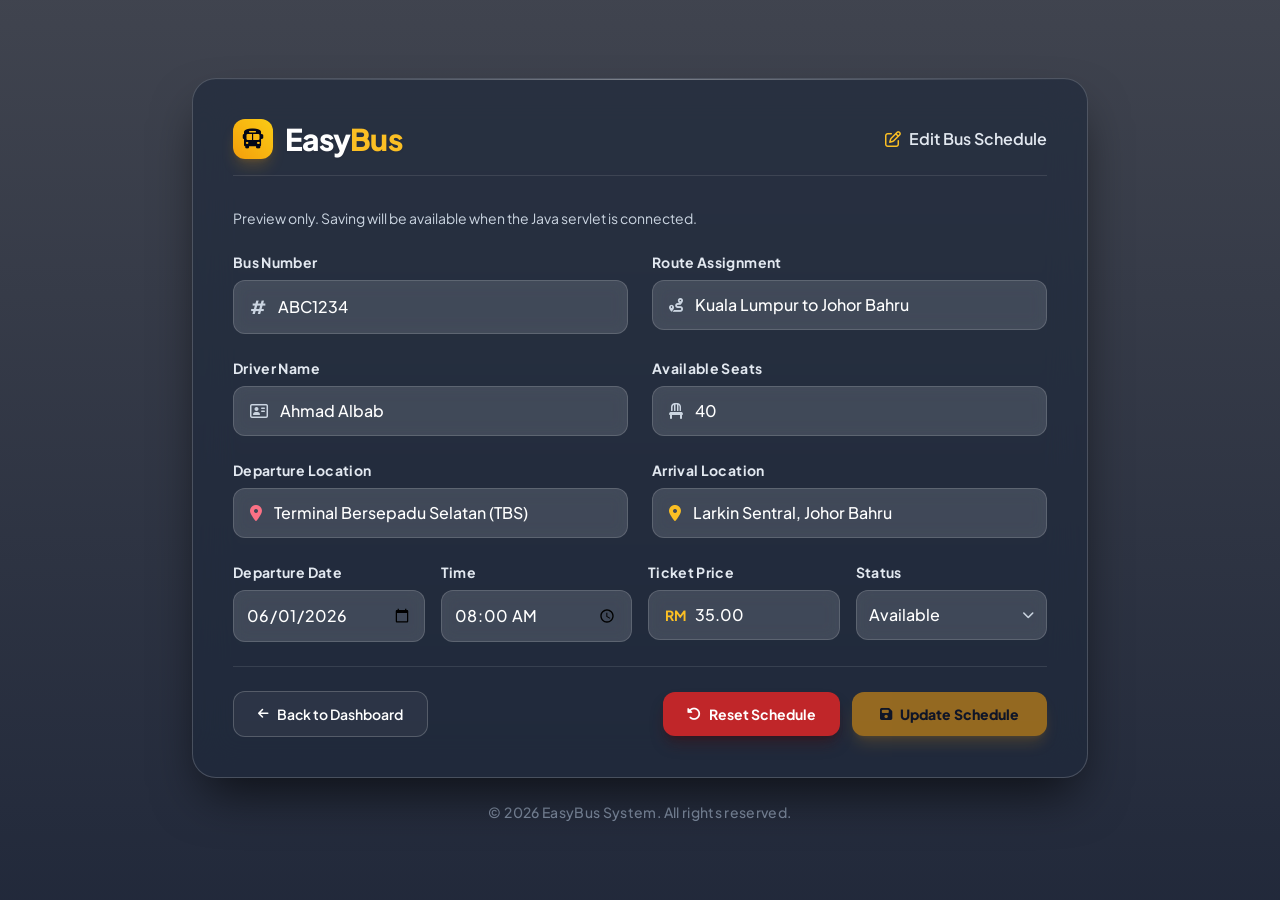
<file: frontend/edit-schedule.html>
<!DOCTYPE html>
<html lang="en" class="page-edit-schedule">
<head>
    <meta charset="UTF-8">
    <meta name="viewport" content="width=device-width, initial-scale=1.0">
    <title>EasyBus - Edit Bus Schedule</title>
    
    <link rel="stylesheet" href="assets/css/easybus.css">
    <!-- Font Awesome Icons -->
    <link rel="stylesheet" href="https://cdnjs.cloudflare.com/ajax/libs/font-awesome/6.5.1/css/all.min.css" />
    <!-- Google Fonts: Plus Jakarta Sans -->
    <link rel="preconnect" href="https://fonts.googleapis.com">
    <link rel="preconnect" href="https://fonts.gstatic.com" crossorigin>
    <link href="https://fonts.googleapis.com/css2?family=Plus+Jakarta+Sans:wght@400;500;600;700;800&display=swap" rel="stylesheet">
</head>
<body class="flex flex-col items-center justify-center min-h-screen p-4 sm:p-6 md:p-10 text-white selection:bg-amber-500 selection:text-slate-900">

    <!-- Main Outer Wrapper -->
    <main class="w-full max-w-4xl my-auto">

        <!-- Glassmorphism Main Card Container -->
        <div class="glass-card rounded-3xl p-6 sm:p-8 md:p-10 relative overflow-hidden">

            <!-- Top Subtle Light Accent Line -->
            <div class="absolute inset-x-0 top-0 h-px bg-gradient-to-r from-transparent via-white/40 to-transparent"></div>

            <!-- HEADER SECTION -->
            <header class="flex flex-row justify-between items-center mb-8 pb-4 border-b border-white/10">
                <!-- Brand Title -->
                <a href="index.html" class="flex items-center gap-3 hover:opacity-90 transition">
                    <div class="w-10 h-10 rounded-xl bg-gradient-to-tr from-amber-500 to-yellow-400 flex items-center justify-center shadow-lg shadow-amber-500/20 text-slate-950 font-bold text-xl">
                        <i class="fa-solid fa-bus"></i>
                    </div>
                    <span class="text-2xl sm:text-3xl font-extrabold tracking-tight text-white drop-shadow-sm">Easy<span class="text-amber-400">Bus</span></span>
                </a>

                <!-- Page Header Title -->
                <div class="flex items-center gap-2 text-slate-200 font-semibold text-sm sm:text-base">
                    <i class="fa-regular fa-pen-to-square text-amber-400"></i>
                    <span>Edit Bus Schedule</span>
                </div>
            </header>

            <!-- FORM SECTION -->
            <form id="busScheduleForm" method="post" class="space-y-6">
                <input type="hidden" name="tripId" value="1">
                <p class="text-sm text-slate-300">Preview only. Saving will be available when the Java servlet is connected.</p>

                <!-- ROW 1: Bus Number & Route Assignment -->
                <div class="grid grid-cols-1 md:grid-cols-2 gap-5 sm:gap-6">
                    <!-- Bus Number -->
                    <div>
                        <label class="block text-xs sm:text-sm font-bold text-slate-200 mb-2 tracking-wide">Bus Number</label>
                        <div class="glass-input rounded-xl px-4 py-3 flex items-center gap-3">
                            <span class="text-slate-300 font-bold text-lg select-none">#</span>
                            <input type="text" id="busNumber" name="busNumber" value="ABC1234" required class="w-full bg-transparent border-none outline-none text-white font-medium placeholder-white/40 text-sm sm:text-base" placeholder="Enter Bus Number">
                        </div>
                    </div>

                    <!-- Route Assignment -->
                    <div>
                        <label class="block text-xs sm:text-sm font-bold text-slate-200 mb-2 tracking-wide">Route Assignment</label>
                        <div class="glass-input rounded-xl px-4 py-3 flex items-center gap-3">
                            <i class="fa-solid fa-route text-slate-300 text-sm"></i>
                            <input type="text" id="routeAssignment" name="routeAssignment" value="Kuala Lumpur to Johor Bahru" required class="w-full bg-transparent border-none outline-none text-white font-medium placeholder-white/40 text-sm sm:text-base" placeholder="e.g. KL to Penang">
                        </div>
                    </div>
                </div>

                <!-- ROW 2: Driver Name & Available Seats -->
                <div class="grid grid-cols-1 md:grid-cols-2 gap-5 sm:gap-6">
                    <!-- Driver Name -->
                    <div>
                        <label class="block text-xs sm:text-sm font-bold text-slate-200 mb-2 tracking-wide">Driver Name</label>
                        <div class="glass-input rounded-xl px-4 py-3 flex items-center gap-3">
                            <i class="fa-regular fa-address-card text-slate-300"></i>
                            <input type="text" id="driverName" name="driverName" value="Ahmad Albab" required class="w-full bg-transparent border-none outline-none text-white font-medium placeholder-white/40 text-sm sm:text-base" placeholder="Enter Driver Name">
                        </div>
                    </div>

                    <!-- Available Seats -->
                    <div>
                        <label class="block text-xs sm:text-sm font-bold text-slate-200 mb-2 tracking-wide">Available Seats</label>
                        <div class="glass-input rounded-xl px-4 py-3 flex items-center gap-3">
                            <i class="fa-solid fa-chair text-slate-300"></i>
                            <input type="number" id="availableSeats" name="availableSeats" value="40" min="1" max="80" required class="w-full bg-transparent border-none outline-none text-white font-medium placeholder-white/40 text-sm sm:text-base" placeholder="e.g. 40">
                        </div>
                    </div>
                </div>

                <!-- ROW 3: Departure Location & Arrival Location -->
                <div class="grid grid-cols-1 md:grid-cols-2 gap-5 sm:gap-6">
                    <!-- Departure Location -->
                    <div>
                        <label class="block text-xs sm:text-sm font-bold text-slate-200 mb-2 tracking-wide">Departure Location</label>
                        <div class="glass-input rounded-xl px-4 py-3 flex items-center gap-3">
                            <i class="fa-solid fa-location-dot text-rose-400"></i>
                            <input type="text" id="departureLocation" name="departureLocation" value="Terminal Bersepadu Selatan (TBS)" required class="w-full bg-transparent border-none outline-none text-white font-medium placeholder-white/40 text-sm sm:text-base" placeholder="Departure station">
                        </div>
                    </div>

                    <!-- Arrival Location -->
                    <div>
                        <label class="block text-xs sm:text-sm font-bold text-slate-200 mb-2 tracking-wide">Arrival Location</label>
                        <div class="glass-input rounded-xl px-4 py-3 flex items-center gap-3">
                            <i class="fa-solid fa-location-dot text-amber-400"></i>
                            <input type="text" id="arrivalLocation" name="arrivalLocation" value="Larkin Sentral, Johor Bahru" required class="w-full bg-transparent border-none outline-none text-white font-medium placeholder-white/40 text-sm sm:text-base" placeholder="Arrival station">
                        </div>
                    </div>
                </div>

                <!-- ROW 4: Departure Date, Time, Ticket Price, Status (4 cols on desktop) -->
                <div class="grid grid-cols-1 sm:grid-cols-2 lg:grid-cols-4 gap-5 sm:gap-4">
                    <!-- Departure Date -->
                    <div>
                        <label class="block text-xs sm:text-sm font-bold text-slate-200 mb-2 tracking-wide">Departure Date</label>
                        <div class="glass-input rounded-xl px-3 py-3 flex items-center justify-between gap-2">
                            <input type="date" id="departureDate" name="departureDate" value="2026-06-01" required class="w-full bg-transparent border-none outline-none text-white font-medium text-sm sm:text-base placeholder-white/40">

                        </div>
                    </div>

                    <!-- Time -->
                    <div>
                        <label class="block text-xs sm:text-sm font-bold text-slate-200 mb-2 tracking-wide">Time</label>
                        <div class="glass-input rounded-xl px-3 py-3 flex items-center justify-between gap-2">
                            <input type="time" id="departureTime" name="departureTime" value="08:00" required class="w-full bg-transparent border-none outline-none text-white font-medium text-sm sm:text-base placeholder-white/40">

                        </div>
                    </div>

                    <!-- Ticket Price -->
                    <div>
                        <label class="block text-xs sm:text-sm font-bold text-slate-200 mb-2 tracking-wide">Ticket Price</label>
                        <div class="glass-input rounded-xl px-4 py-3 flex items-center gap-2">
                            <span class="text-amber-400 font-bold text-sm select-none">RM</span>
                            <input type="text" id="ticketPrice" name="ticketPrice" value="35.00" required class="w-full bg-transparent border-none outline-none text-white font-medium text-sm sm:text-base placeholder-white/40" placeholder="0.00">
                        </div>
                    </div>

                    <!-- Status -->
                    <div>
                        <label class="block text-xs sm:text-sm font-bold text-slate-200 mb-2 tracking-wide">Status</label>
                        <div class="glass-input rounded-xl px-3 py-3 flex items-center justify-between relative">
                            <select id="busStatus" name="busStatus" class="w-full bg-transparent border-none outline-none text-white font-medium text-sm sm:text-base cursor-pointer appearance-none pr-6">
                                <option value="Available" selected>Available</option>
                                <option value="Full">Full</option>
                                <option value="Delayed">Delayed</option>
                                <option value="Cancelled">Cancelled</option>
                            </select>
                            <i class="fa-solid fa-chevron-down text-slate-300 text-xs pointer-events-none absolute right-3"></i>
                        </div>
                    </div>
                </div>

                <!-- ACTION BUTTONS SECTION -->
                <div class="pt-6 border-t border-white/10 flex flex-col sm:flex-row justify-between items-center gap-4">

                    <!-- Back Button (Left) -->
                    <a href="schedule-list.html" class="w-full sm:w-auto inline-flex items-center justify-center gap-2 px-6 py-3 rounded-xl border border-white/20 bg-white/5 hover:bg-white/15 text-white font-semibold text-sm transition-all duration-200 focus:outline-none focus:ring-2 focus:ring-white/40">
                        <i class="fa-solid fa-arrow-left text-xs"></i>
                        <span>Back to Dashboard</span>
                    </a>

                    <!-- Reset & Update Buttons (Right) -->
                    <div class="w-full sm:w-auto flex flex-col sm:flex-row items-center gap-3">
                        <!-- Reset Schedule Button -->
                        <button type="reset" class="w-full sm:w-auto inline-flex items-center justify-center gap-2 px-6 py-3 rounded-xl bg-red-600/85 hover:bg-red-500 text-white font-bold text-sm shadow-lg shadow-red-950/40 hover:shadow-red-600/30 transition-all duration-200 active:scale-95 focus:outline-none">
                            <i class="fa-solid fa-rotate-left"></i>
                            <span>Reset Schedule</span>
                        </button>

                        <!-- Update Schedule Button -->
                        <button type="submit" disabled class="w-full sm:w-auto inline-flex items-center justify-center gap-2 px-7 py-3 rounded-xl bg-amber-500 hover:bg-amber-400 text-slate-950 font-extrabold text-sm shadow-lg shadow-amber-500/30 hover:shadow-amber-500/50 transition-all duration-200 active:scale-95 focus:outline-none">
                            <i class="fa-solid fa-floppy-disk"></i>
                            <span>Update Schedule</span>
                        </button>
                    </div>

                </div>

            </form>

        </div>

        <!-- FOOTER COPYRIGHT SECTION -->
        <footer class="text-center text-slate-400/80 text-xs sm:text-sm mt-6 font-medium tracking-wide">
            &copy; 2026 EasyBus System. All rights reserved.
        </footer>

    </main>

</body>
</html>
</file>
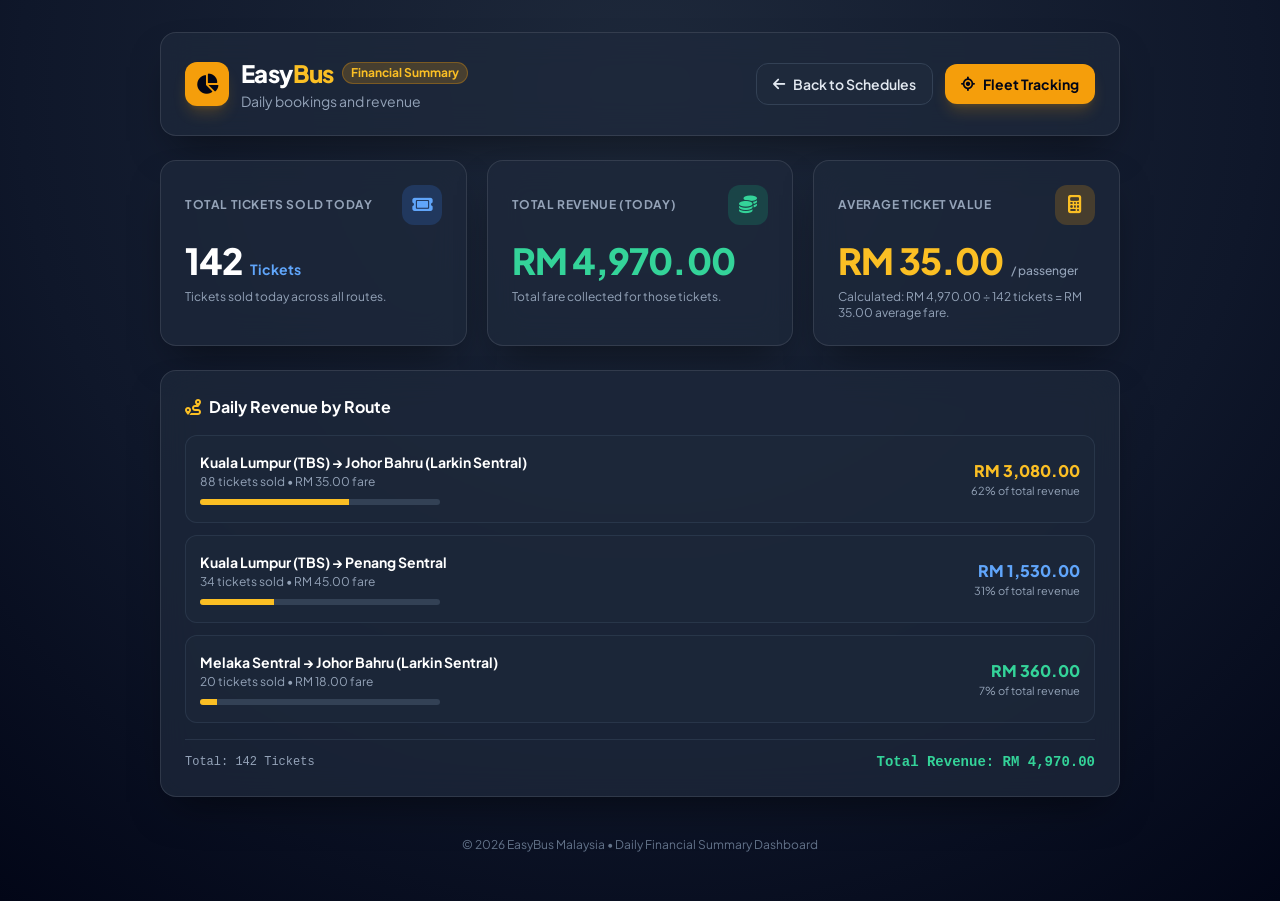
<file: frontend/financial-dashboard.html>
<!DOCTYPE html>
<html lang="en" class="page-financial-dashboard">
<head>
    <meta charset="UTF-8">
    <meta name="viewport" content="width=device-width, initial-scale=1.0">
    <title>EasyBus - Daily Financial Summary Dashboard</title>

    
    <link rel="stylesheet" href="assets/css/easybus.css">

    <!-- Font Awesome 6 Icons -->
    <link rel="stylesheet" href="https://cdnjs.cloudflare.com/ajax/libs/font-awesome/6.5.1/css/all.min.css">

    <!-- Google Fonts: Plus Jakarta Sans -->
    <link href="https://fonts.googleapis.com/css2?family=Plus+Jakarta+Sans:wght@400;500;600;700;800&display=swap" rel="stylesheet">
</head>
<body class="py-8 px-4 sm:px-8 max-w-5xl mx-auto space-y-6">

    <!-- SIMPLE HEADER -->
    <header class="glass-card rounded-2xl p-6 flex flex-col sm:flex-row justify-between items-start sm:items-center gap-4">
        <div class="flex items-center gap-3">
            <div class="w-11 h-11 rounded-xl bg-amber-500 flex items-center justify-center text-slate-950 font-black text-xl shadow-lg shadow-amber-500/20">
                <i class="fa-solid fa-chart-pie"></i>
            </div>
            <div>
                <div class="flex items-center gap-2">
                    <span class="text-2xl font-extrabold text-white tracking-tight">Easy<span class="text-amber-400">Bus</span></span>
                    <span class="bg-amber-500/20 text-amber-400 border border-amber-500/30 px-2 py-0.5 rounded-full text-xs font-bold">Financial Summary</span>
                </div>
                <h1 class="text-sm text-slate-400 mt-0.5">Daily bookings and revenue</h1>
            </div>
        </div>

        <div class="flex items-center gap-3">
            <a href="schedule-list.html" class="inline-flex items-center gap-2 bg-slate-800 hover:bg-slate-700 text-slate-200 font-semibold text-xs sm:text-sm px-4 py-2.5 rounded-xl border border-slate-700 transition">
                <i class="fa-solid fa-arrow-left"></i>
                <span>Back to Schedules</span>
            </a>
            <a href="tracking.html" class="inline-flex items-center gap-2 bg-amber-500 hover:bg-amber-400 text-slate-950 font-bold text-xs sm:text-sm px-4 py-2.5 rounded-xl transition shadow-lg shadow-amber-500/20">
                <i class="fa-solid fa-location-crosshairs"></i>
                <span>Fleet Tracking</span>
            </a>
        </div>
    </header>

    <!-- 3 CORE FINANCIAL METRIC CARDS (FEATURE 2) -->
    <section class="grid grid-cols-1 md:grid-cols-3 gap-5">

        <!-- Metric 1: Total Tickets Sold Today -->
        <div class="glass-card rounded-2xl p-6 border-l-4 border-l-blue-500">
            <div class="flex items-center justify-between">
                <span class="text-xs font-bold uppercase tracking-wider text-slate-400">Total Tickets Sold Today</span>
                <div class="w-10 h-10 rounded-xl bg-blue-500/20 text-blue-400 flex items-center justify-center text-lg">
                    <i class="fa-solid fa-ticket"></i>
                </div>
            </div>
            <div class="mt-4 flex items-baseline gap-2">
                <span id="finTotalTickets" class="text-4xl font-extrabold text-white tracking-tight">142</span>
                <span class="text-sm font-bold text-blue-400">Tickets</span>
            </div>
            <p class="text-xs text-slate-400 mt-2">
                Tickets sold today across all routes.
            </p>
        </div>

        <!-- Metric 2: Total Revenue -->
        <div class="glass-card rounded-2xl p-6 border-l-4 border-l-emerald-500">
            <div class="flex items-center justify-between">
                <span class="text-xs font-bold uppercase tracking-wider text-slate-400">Total Revenue (Today)</span>
                <div class="w-10 h-10 rounded-xl bg-emerald-500/20 text-emerald-400 flex items-center justify-center text-lg">
                    <i class="fa-solid fa-coins"></i>
                </div>
            </div>
            <div class="mt-4 flex items-baseline gap-2">
                <span id="finTotalRevenue" class="text-4xl font-extrabold text-emerald-400 tracking-tight">RM 4,970.00</span>
            </div>
            <p class="text-xs text-slate-400 mt-2">
                Total fare collected for those tickets.
            </p>
        </div>

        <!-- Metric 3: Average Ticket Value -->
        <div class="glass-card rounded-2xl p-6 border-l-4 border-l-amber-500">
            <div class="flex items-center justify-between">
                <span class="text-xs font-bold uppercase tracking-wider text-slate-400">Average Ticket Value</span>
                <div class="w-10 h-10 rounded-xl bg-amber-500/20 text-amber-400 flex items-center justify-center text-lg">
                    <i class="fa-solid fa-calculator"></i>
                </div>
            </div>
            <div class="mt-4 flex items-baseline gap-2">
                <span id="finAvgTicketValue" class="text-4xl font-extrabold text-amber-400 tracking-tight">RM 35.00</span>
                <span class="text-xs text-slate-400 font-medium">/ passenger</span>
            </div>
            <p id="finAvgFormula" class="text-xs text-slate-400 mt-2">
                Calculated: RM 4,970.00 &divide; 142 tickets = RM 35.00 average fare.
            </p>
        </div>

    </section>

    <!-- SIMPLE ROUTE REVENUE BREAKDOWN -->
    <section class="glass-card rounded-2xl p-6 space-y-4">
        <h2 class="text-base font-bold text-white flex items-center gap-2">
            <i class="fa-solid fa-route text-amber-400"></i> Daily Revenue by Route
        </h2>

        <div id="finRouteBreakdown" class="space-y-3">
            <!-- Route 1 -->
            <div class="p-3.5 bg-slate-800/60 rounded-xl border border-slate-700/60 flex flex-col sm:flex-row justify-between items-start sm:items-center gap-2">
                <div>
                    <span class="font-bold text-white text-sm">Kuala Lumpur (TBS) &rarr; Johor Bahru (Larkin Sentral)</span>
                    <span class="block text-xs text-slate-400">88 tickets sold &bull; RM 35.00 fare</span>
                    <meter class="revenue-share" min="0" max="100" value="62" aria-label="Kuala Lumpur to Johor Bahru share of total revenue">62%</meter>
                </div>
                <div class="text-left sm:text-right">
                    <span class="text-base font-extrabold text-amber-400">RM 3,080.00</span>
                    <span class="block text-[11px] text-slate-400">62% of total revenue</span>
                </div>
            </div>

            <!-- Route 2 -->
            <div class="p-3.5 bg-slate-800/60 rounded-xl border border-slate-700/60 flex flex-col sm:flex-row justify-between items-start sm:items-center gap-2">
                <div>
                    <span class="font-bold text-white text-sm">Kuala Lumpur (TBS) &rarr; Penang Sentral</span>
                    <span class="block text-xs text-slate-400">34 tickets sold &bull; RM 45.00 fare</span>
                    <meter class="revenue-share" min="0" max="100" value="31" aria-label="Kuala Lumpur to Penang share of total revenue">31%</meter>
                </div>
                <div class="text-left sm:text-right">
                    <span class="text-base font-extrabold text-blue-400">RM 1,530.00</span>
                    <span class="block text-[11px] text-slate-400">31% of total revenue</span>
                </div>
            </div>

            <!-- Route 3 -->
            <div class="p-3.5 bg-slate-800/60 rounded-xl border border-slate-700/60 flex flex-col sm:flex-row justify-between items-start sm:items-center gap-2">
                <div>
                    <span class="font-bold text-white text-sm">Melaka Sentral &rarr; Johor Bahru (Larkin Sentral)</span>
                    <span class="block text-xs text-slate-400">20 tickets sold &bull; RM 18.00 fare</span>
                    <meter class="revenue-share" min="0" max="100" value="7" aria-label="Melaka to Johor Bahru share of total revenue">7%</meter>
                </div>
                <div class="text-left sm:text-right">
                    <span class="text-base font-extrabold text-emerald-400">RM 360.00</span>
                    <span class="block text-[11px] text-slate-400">7% of total revenue</span>
                </div>
            </div>
        </div>

        <div class="pt-3 border-t border-slate-700/60 flex justify-between items-center text-xs text-slate-400 font-mono">
            <span id="finSummaryTickets">Total: 142 Tickets</span>
            <span id="finSummaryRevenue" class="text-emerald-400 font-bold text-sm">Total Revenue: RM 4,970.00</span>
        </div>
    </section>

    <!-- FOOTER -->
    <footer class="text-center py-4 text-xs text-slate-500">
        &copy; 2026 EasyBus Malaysia &bull; Daily Financial Summary Dashboard
    </footer>

</body>
</html>
</file>
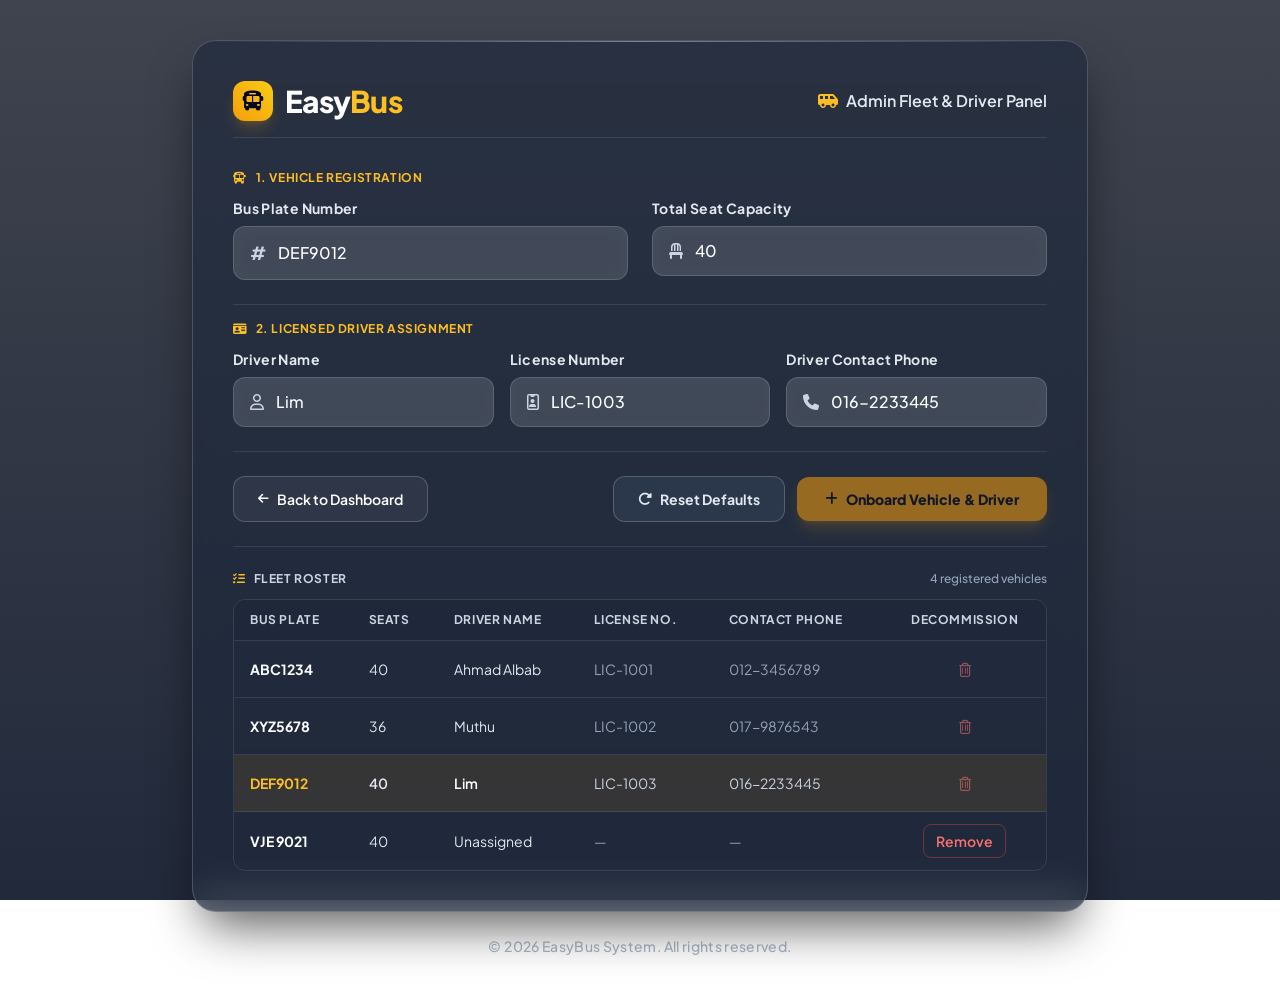
<file: frontend/fleet-registration.html>
<!DOCTYPE html>
<html lang="en" class="page-fleet-registration">
<head>
    <meta charset="UTF-8">
    <meta name="viewport" content="width=device-width, initial-scale=1.0">
    <title>EasyBus - Fleet &amp; Driver Registration Panel</title>
    
    <link rel="stylesheet" href="assets/css/easybus.css">
    <script src="assets/js/record-action.js" defer></script>
    <!-- Font Awesome Icons -->
    <link rel="stylesheet" href="https://cdnjs.cloudflare.com/ajax/libs/font-awesome/6.5.1/css/all.min.css" />
    <!-- Google Fonts: Plus Jakarta Sans -->
    <link rel="preconnect" href="https://fonts.googleapis.com">
    <link rel="preconnect" href="https://fonts.gstatic.com" crossorigin>
    <link href="https://fonts.googleapis.com/css2?family=Plus+Jakarta+Sans:wght@400;500;600;700;800&display=swap" rel="stylesheet">
</head>
<body class="flex flex-col items-center justify-center min-h-screen p-4 sm:p-6 md:p-10 text-white selection:bg-amber-500 selection:text-slate-900">

    <!-- Main Outer Wrapper -->
    <main class="w-full max-w-4xl my-auto">

        <!-- Glassmorphism Main Card Container -->
        <div class="glass-card rounded-3xl p-6 sm:p-8 md:p-10 relative overflow-hidden">

            <!-- Top Subtle Light Accent Line -->
            <div class="absolute inset-x-0 top-0 h-px bg-gradient-to-r from-transparent via-white/40 to-transparent"></div>

            <!-- HEADER SECTION -->
            <header class="flex flex-row justify-between items-center mb-8 pb-4 border-b border-white/10">
                <!-- Brand Title -->
                <a href="index.html" class="flex items-center gap-3 hover:opacity-90 transition">
                    <div class="w-10 h-10 rounded-xl bg-gradient-to-tr from-amber-500 to-yellow-400 flex items-center justify-center shadow-lg shadow-amber-500/20 text-slate-950 font-bold text-xl">
                        <i class="fa-solid fa-bus"></i>
                    </div>
                    <span class="text-2xl sm:text-3xl font-extrabold tracking-tight text-white drop-shadow-sm">Easy<span class="text-amber-400">Bus</span></span>
                </a>

                <!-- Page Header Title -->
                <div class="flex items-center gap-2 text-slate-200 font-semibold text-sm sm:text-base">
                    <i class="fa-solid fa-van-shuttle text-amber-400"></i>
                    <span>Admin Fleet &amp; Driver Panel</span>
                </div>
            </header>

            <!-- FORM SECTION (FUNCTION 4: ONBOARD BUS & DRIVER) -->
            <form id="fleetOnboardForm" method="post" class="space-y-6">
                <!-- SECTION 1: VEHICLE INFORMATION -->
                <div>
                    <h3 class="text-xs font-bold text-amber-400 uppercase tracking-wider mb-3 flex items-center gap-2">
                        <i class="fa-solid fa-bus text-xs"></i> 1. Vehicle Registration
                    </h3>
                    <div class="grid grid-cols-1 md:grid-cols-2 gap-5 sm:gap-6">
                        <!-- Bus Plate Number -->
                        <div>
                            <label class="block text-xs sm:text-sm font-bold text-slate-200 mb-2 tracking-wide">Bus Plate Number</label>
                            <div class="glass-input rounded-xl px-4 py-3 flex items-center gap-3">
                                <span class="text-slate-300 font-bold text-lg select-none">#</span>
                                <input type="text" id="busPlateNum" name="busPlateNum" value="DEF9012" required class="w-full bg-transparent border-none outline-none text-white font-medium placeholder-white/40 text-sm sm:text-base" placeholder="e.g. DEF9012">
                            </div>
                        </div>

                        <!-- Total Seat Capacity -->
                        <div>
                            <label class="block text-xs sm:text-sm font-bold text-slate-200 mb-2 tracking-wide">Total Seat Capacity</label>
                            <div class="glass-input rounded-xl px-4 py-3 flex items-center gap-3">
                                <i class="fa-solid fa-chair text-slate-300"></i>
                                <input type="number" id="seatCapacity" name="seatCapacity" value="40" min="10" max="80" required class="w-full bg-transparent border-none outline-none text-white font-medium placeholder-white/40 text-sm sm:text-base" placeholder="e.g. 40">
                            </div>
                        </div>
                    </div>
                </div>

                <!-- SECTION 2: LICENSED DRIVER ASSIGNMENT -->
                <div class="pt-4 border-t border-white/10">
                    <h3 class="text-xs font-bold text-amber-400 uppercase tracking-wider mb-3 flex items-center gap-2">
                        <i class="fa-solid fa-id-card text-xs"></i> 2. Licensed Driver Assignment
                    </h3>
                    <div class="grid grid-cols-1 sm:grid-cols-3 gap-5 sm:gap-4">
                        <!-- Driver Name -->
                        <div>
                            <label class="block text-xs sm:text-sm font-bold text-slate-200 mb-2 tracking-wide">Driver Name</label>
                            <div class="glass-input rounded-xl px-4 py-3 flex items-center gap-3">
                                <i class="fa-regular fa-user text-slate-300"></i>
                                <input type="text" id="driverName" name="driverName" value="Lim" required class="w-full bg-transparent border-none outline-none text-white font-medium placeholder-white/40 text-sm sm:text-base" placeholder="e.g. Lim">
                            </div>
                        </div>

                        <!-- Driver License Number -->
                        <div>
                            <label class="block text-xs sm:text-sm font-bold text-slate-200 mb-2 tracking-wide">License Number</label>
                            <div class="glass-input rounded-xl px-4 py-3 flex items-center gap-3">
                                <i class="fa-regular fa-id-badge text-slate-300"></i>
                                <input type="text" id="licenseNum" name="licenseNum" value="LIC-1003" required class="w-full bg-transparent border-none outline-none text-white font-medium placeholder-white/40 text-sm sm:text-base" placeholder="e.g. LIC-1003">
                            </div>
                        </div>

                        <!-- Contact Phone -->
                        <div>
                            <label class="block text-xs sm:text-sm font-bold text-slate-200 mb-2 tracking-wide">Driver Contact Phone</label>
                            <div class="glass-input rounded-xl px-4 py-3 flex items-center gap-3">
                                <i class="fa-solid fa-phone text-slate-300"></i>
                                <input type="tel" id="contactPhone" name="contactPhone" value="016-2233445" required class="w-full bg-transparent border-none outline-none text-white font-medium placeholder-white/40 text-sm sm:text-base" placeholder="e.g. 016-2233445">
                            </div>
                        </div>
                    </div>
                </div>

                <!-- ACTION BUTTONS -->
                <div class="mt-8 pt-6 border-t border-white/10 flex flex-col sm:flex-row justify-between items-center gap-4">
                    <a href="schedule-list.html" class="w-full sm:w-auto inline-flex items-center justify-center gap-2 px-6 py-3 rounded-xl border border-white/20 bg-white/5 hover:bg-white/15 text-white font-semibold text-sm transition-all duration-200 focus:outline-none">
                        <i class="fa-solid fa-arrow-left text-xs"></i>
                        <span>Back to Dashboard</span>
                    </a>

                    <div class="w-full sm:w-auto flex flex-col sm:flex-row items-center gap-3">
                        <button type="reset" class="w-full sm:w-auto inline-flex items-center justify-center gap-2 px-6 py-3 rounded-xl border border-white/20 bg-slate-700/60 hover:bg-slate-700 text-slate-200 font-bold text-sm transition-all duration-200 active:scale-95">
                            <i class="fa-solid fa-rotate-right"></i>
                            <span>Reset Defaults</span>
                        </button>

                        <button type="submit" disabled class="w-full sm:w-auto inline-flex items-center justify-center gap-2 px-7 py-3 rounded-xl bg-amber-500 hover:bg-amber-400 text-slate-950 font-extrabold text-sm shadow-lg shadow-amber-500/30 hover:shadow-amber-500/50 transition-all duration-200 active:scale-95 cursor-pointer">
                            <i class="fa-solid fa-plus"></i>
                            <span>Onboard Vehicle &amp; Driver</span>
                        </button>
                    </div>
                </div>

                <!-- SECTION 3: ACTIVE FLEET ROSTER (DELETE FUNCTION 3) -->
                <div id="fleet-roster" class="mt-8 pt-6 border-t border-white/10">
                    <div class="flex justify-between items-center mb-3">
                        <h4 class="text-xs font-bold text-slate-300 uppercase tracking-wider flex items-center gap-2">
                            <i class="fa-solid fa-list-check text-amber-400"></i> Fleet roster
                        </h4>
                        <span class="text-xs text-slate-400 font-medium"><span id="pageAssetCount">4</span> registered vehicles</span>
                    </div>

                    <p id="record-feedback" class="record-feedback" role="status" tabindex="-1" hidden></p>

                    <div class="overflow-x-auto rounded-xl border border-white/10">
                        <table class="w-full text-left text-xs sm:text-sm border-collapse">
                            <thead>
                                <tr class="bg-slate-800/80 text-slate-300 border-b border-white/10 font-bold uppercase tracking-wider text-xs">
                                    <th class="py-3 px-4">Bus Plate</th>
                                    <th class="py-3 px-4">Seats</th>
                                    <th class="py-3 px-4">Driver Name</th>
                                    <th class="py-3 px-4">License No.</th>
                                    <th class="py-3 px-4">Contact Phone</th>
                                    <th class="py-3 px-4 text-center">Decommission</th>
                                </tr>
                            </thead>
                            <tbody id="pageRosterBody" class="divide-y divide-white/10 text-slate-200">
                                <tr id="page-row-1" class="hover:bg-slate-700/30">
                                    <td class="py-3 px-4 font-bold text-white">ABC1234</td>
                                    <td class="py-3 px-4">40</td>
                                    <td class="py-3 px-4">Ahmad Albab</td>
                                    <td class="py-3 px-4 text-slate-400">LIC-1001</td>
                                    <td class="py-3 px-4 text-slate-400">012-3456789</td>
                                    <td class="py-3 px-4 text-center">
                                        <button type="button" disabled class="text-red-400 hover:text-red-300 p-1.5 transition cursor-pointer" title="Decommission Bus / Remove Driver">
                                            <i class="fa-regular fa-trash-can"></i>
                                        </button>
                                    </td>
                                </tr>
                                <tr id="page-row-2" class="hover:bg-slate-700/30">
                                    <td class="py-3 px-4 font-bold text-white">XYZ5678</td>
                                    <td class="py-3 px-4">36</td>
                                    <td class="py-3 px-4">Muthu</td>
                                    <td class="py-3 px-4 text-slate-400">LIC-1002</td>
                                    <td class="py-3 px-4 text-slate-400">017-9876543</td>
                                    <td class="py-3 px-4 text-center">
                                        <button type="button" disabled class="text-red-400 hover:text-red-300 p-1.5 transition cursor-pointer" title="Decommission Bus / Remove Driver">
                                            <i class="fa-regular fa-trash-can"></i>
                                        </button>
                                    </td>
                                </tr>
                                <tr id="page-row-3" class="hover:bg-slate-700/30 bg-amber-500/10">
                                    <td class="py-3 px-4 font-bold text-amber-400">DEF9012</td>
                                    <td class="py-3 px-4 font-semibold">40</td>
                                    <td class="py-3 px-4 font-semibold text-white">Lim</td>
                                    <td class="py-3 px-4 text-slate-300">LIC-1003</td>
                                    <td class="py-3 px-4 text-slate-300">016-2233445</td>
                                    <td class="py-3 px-4 text-center">
                                        <button type="button" disabled class="text-red-400 hover:text-red-300 p-1.5 transition cursor-pointer" title="Decommission Bus / Remove Driver">
                                            <i class="fa-regular fa-trash-can"></i>
                                        </button>
                                    </td>
                                </tr>
                                <tr class="hover:bg-slate-700/30">
                                    <td class="py-3 px-4 font-bold text-white">VJE 9021</td>
                                    <td class="py-3 px-4">40</td>
                                    <td class="py-3 px-4">Unassigned</td>
                                    <td class="py-3 px-4 text-slate-400">—</td>
                                    <td class="py-3 px-4 text-slate-400">—</td>
                                    <td class="py-3 px-4 text-center">
                                        <button id="record-action" type="button" aria-haspopup="dialog" data-count="pageAssetCount" class="px-3 py-1.5 rounded-lg border border-red-500/40 text-red-400 hover:text-red-300 font-semibold">
                                            Remove
                                        </button>
                                    </td>
                                </tr>
                            </tbody>
                        </table>
                    </div>
                </div>

            </form>

        </div>

        <!-- FOOTER COPYRIGHT SECTION -->
        <footer class="text-center text-slate-400/80 text-xs sm:text-sm mt-6 font-medium tracking-wide">
            &copy; 2026 EasyBus System. All rights reserved.
        </footer>

    </main>

    <dialog id="record-dialog" class="record-dialog" aria-labelledby="record-title" aria-describedby="record-description"
            data-success="Bus VJE 9021 was removed from the fleet roster.">
        <p class="record-dialog-label">Fleet management</p>
        <h2 id="record-title">Remove vehicle from fleet?</h2>
        <div class="record-dialog-summary">
            <strong>Bus VJE 9021</strong>
            <p>40 seats · No driver or trips assigned</p>
        </div>
        <p id="record-description">This vehicle has no linked trips. Removing it will permanently delete its fleet record.</p>
        <form method="dialog" class="record-dialog-actions">
            <button value="keep" class="record-button" autofocus>Keep vehicle</button>
            <button value="confirm" class="record-button record-button-danger">Remove vehicle</button>
        </form>
    </dialog>

</body>
</html>
</file>
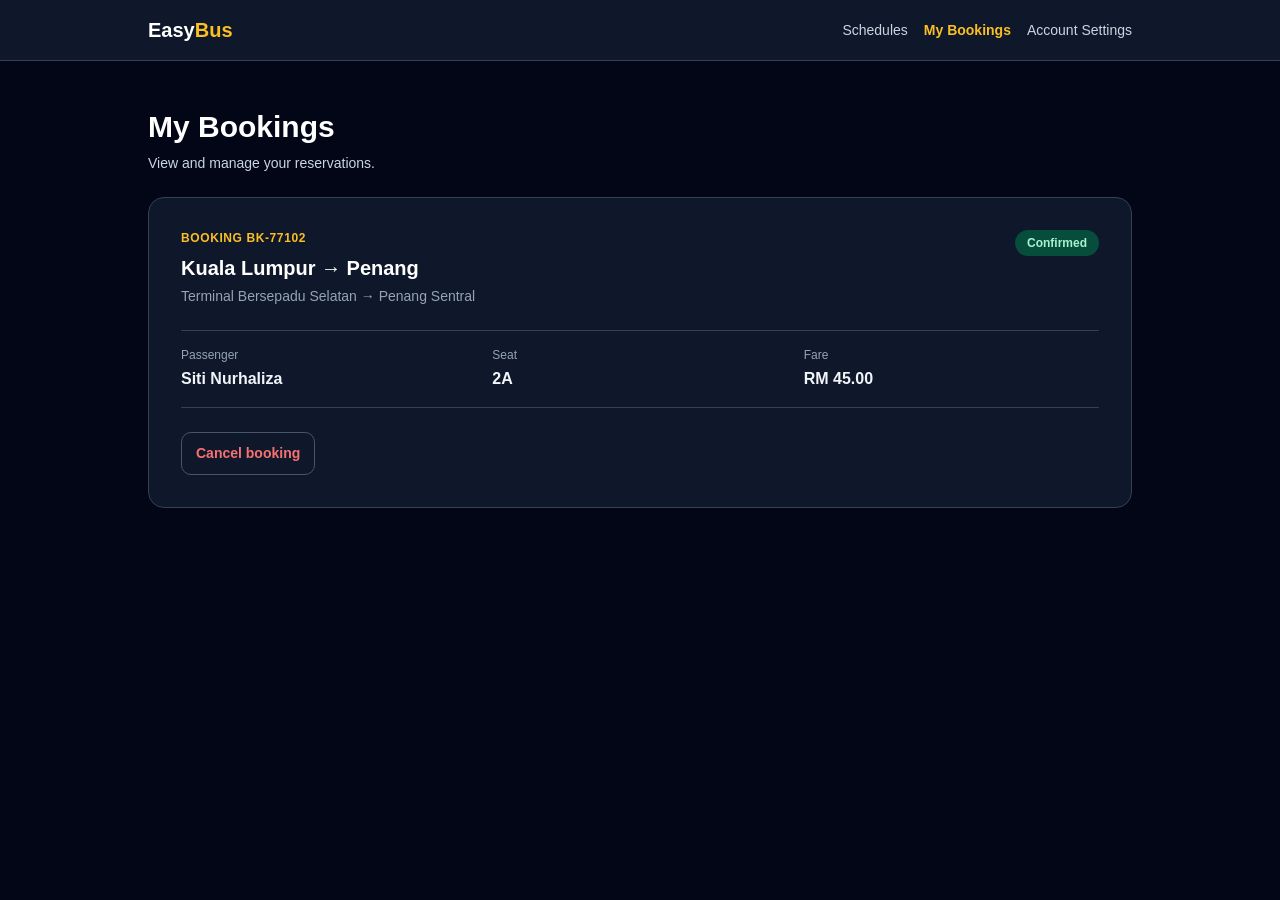
<file: frontend/my-bookings.html>
<!DOCTYPE html>
<html lang="en">
<head>
    <meta charset="UTF-8">
    <meta name="viewport" content="width=device-width, initial-scale=1.0">
    <title>EasyBus - My Bookings</title>
    <link rel="stylesheet" href="assets/css/easybus.css">
    <script src="assets/js/record-action.js" defer></script>
</head>
<body class="min-h-screen bg-slate-950 text-slate-100 font-sans">
    <header class="border-b border-slate-700 bg-slate-900">
        <nav aria-label="Passenger navigation" class="max-w-5xl mx-auto flex flex-wrap items-center justify-between gap-4 px-5 py-4">
            <a href="index.html" class="text-xl font-extrabold text-white">Easy<span class="text-amber-400">Bus</span></a>
            <div class="flex flex-wrap items-center gap-4 text-sm">
                <a href="schedules.html" class="text-slate-300 hover:text-white">Schedules</a>
                <a href="my-bookings.html" aria-current="page" class="font-bold text-amber-400">My Bookings</a>
                <a href="account-settings.html" class="text-slate-300 hover:text-white">Account Settings</a>
            </div>
        </nav>
    </header>

    <main class="max-w-5xl mx-auto px-5 py-12">
        <h1 class="text-3xl font-extrabold text-white">My Bookings</h1>
        <p class="mt-2 text-sm text-slate-300">View and manage your reservations.</p>

        <article class="mt-6 rounded-2xl border border-slate-700 bg-slate-900 p-6 sm:p-8">
            <div class="flex flex-wrap items-start justify-between gap-4">
                <div>
                    <p class="text-xs font-semibold text-amber-400 uppercase tracking-wider">Booking BK-77102</p>
                    <h2 class="mt-2 text-xl font-bold text-white">Kuala Lumpur → Penang</h2>
                    <p class="mt-1 text-sm text-slate-400">Terminal Bersepadu Selatan → Penang Sentral</p>
                </div>
                <span id="booking-status" class="booking-status">Confirmed</span>
            </div>

            <dl class="mt-6 grid grid-cols-1 sm:grid-cols-3 gap-4 py-4 border-t border-b border-slate-700">
                <div><dt class="text-xs text-slate-400">Passenger</dt><dd class="mt-1 font-semibold">Siti Nurhaliza</dd></div>
                <div><dt class="text-xs text-slate-400">Seat</dt><dd class="mt-1 font-semibold">2A</dd></div>
                <div><dt class="text-xs text-slate-400">Fare</dt><dd class="mt-1 font-semibold">RM 45.00</dd></div>
            </dl>

            <button id="record-action" type="button" aria-haspopup="dialog" class="record-button mt-6 border-red-500/40 text-red-400">
                Cancel booking
            </button>
            <p id="record-feedback" class="record-feedback" role="status" tabindex="-1" hidden></p>
        </article>
    </main>

    <dialog id="record-dialog" class="record-dialog" aria-labelledby="record-title" aria-describedby="record-description"
            data-success="Booking BK-77102 was cancelled. Seat 2A is available for this trip.">
        <p class="record-dialog-label">My Bookings</p>
        <h2 id="record-title">Cancel this booking?</h2>
        <div class="record-dialog-summary">
            <strong>Kuala Lumpur → Penang</strong>
            <p>Booking BK-77102 · Seat 2A · 1 passenger</p>
        </div>
        <p id="record-description">Cancelling this reservation releases seat 2A. Your booking will remain in your history as cancelled.</p>
        <form method="dialog" class="record-dialog-actions">
            <button value="keep" class="record-button" autofocus>Keep booking</button>
            <button value="confirm" class="record-button record-button-danger">Cancel booking</button>
        </form>
    </dialog>
</body>
</html>
</file>
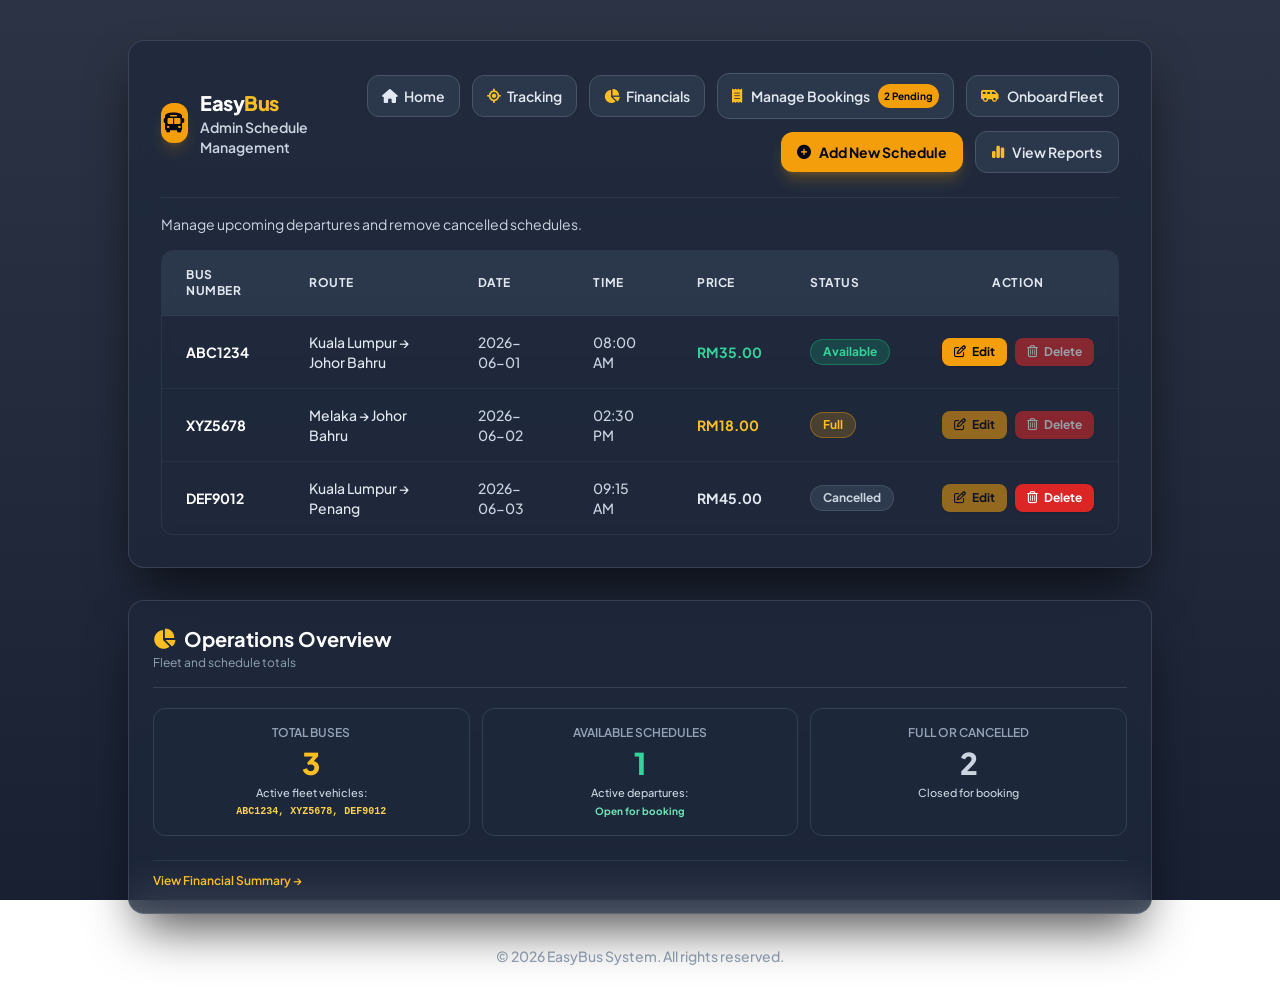
<file: frontend/schedule-list.html>
<!DOCTYPE html>
<html lang="en" class="page-schedule-list">
<head>
    <meta charset="UTF-8">
    <meta name="viewport" content="width=device-width, initial-scale=1.0">
    <title>EasyBus - Admin Schedule Management</title>
    
    <link rel="stylesheet" href="assets/css/easybus.css">
    <script src="assets/js/record-action.js" defer></script>
    <!-- Font Awesome Icons -->
    <link rel="stylesheet" href="https://cdnjs.cloudflare.com/ajax/libs/font-awesome/6.5.1/css/all.min.css" />
    <!-- Google Fonts: Plus Jakarta Sans -->
    <link rel="preconnect" href="https://fonts.googleapis.com">
    <link rel="preconnect" href="https://fonts.gstatic.com" crossorigin>
    <link href="https://fonts.googleapis.com/css2?family=Plus+Jakarta+Sans:wght@400;500;600;700;800&display=swap" rel="stylesheet">
</head>
<body class="flex flex-col justify-between items-center min-h-screen p-4 sm:p-6 md:p-10 text-slate-100 selection:bg-amber-500 selection:text-slate-900">

    <!-- MAIN CONTAINER -->
    <main class="w-full max-w-5xl my-auto">

        <!-- DARK GLASS CONTAINER CARD -->
        <div class="glass-card rounded-2xl overflow-hidden p-6 sm:p-8">

            <!-- HEADER SECTION -->
            <div class="flex flex-col sm:flex-row justify-between items-start sm:items-center gap-4 pb-6 border-b border-slate-700/60">
                <!-- EasyBus Brand Logo & Page Title -->
                <a href="index.html" class="flex items-center gap-3 hover:opacity-90 transition">
                    <div class="w-10 h-10 rounded-xl bg-amber-500 flex items-center justify-center text-slate-950 font-black text-xl shadow-lg shadow-amber-500/20">
                        <i class="fa-solid fa-bus"></i>
                    </div>
                    <div>
                        <div class="flex items-center gap-2">
                            <span class="text-xl font-extrabold text-white tracking-tight">Easy<span class="text-amber-400">Bus</span></span>
                        </div>
                        <h1 class="text-sm font-semibold text-slate-300">Admin Schedule Management</h1>
                    </div>
                </a>

                <!-- Navigation -->
                <div class="flex items-center gap-2 sm:gap-3 w-full sm:w-auto justify-end flex-wrap">
                    <a href="index.html" class="inline-flex items-center gap-1.5 bg-slate-700/60 hover:bg-slate-700 text-slate-200 font-semibold text-xs sm:text-sm px-3.5 py-2.5 rounded-xl border border-slate-600 transition-all duration-150">
                        <i class="fa-solid fa-house"></i>
                        <span>Home</span>
                    </a>
                    <a href="tracking.html" class="inline-flex items-center gap-1.5 bg-slate-700/60 hover:bg-slate-700 text-slate-200 font-semibold text-xs sm:text-sm px-3.5 py-2.5 rounded-xl border border-slate-600 transition-all duration-150">
                        <i class="fa-solid fa-location-crosshairs text-amber-400"></i>
                        <span>Tracking</span>
                    </a>
                    <a href="financial-dashboard.html" class="inline-flex items-center gap-1.5 bg-slate-700/60 hover:bg-slate-700 text-slate-200 font-semibold text-xs sm:text-sm px-3.5 py-2.5 rounded-xl border border-slate-600 transition-all duration-150" title="Daily Bookings & Revenue Summary Dashboard">
                        <i class="fa-solid fa-chart-pie text-amber-400"></i>
                        <span>Financials</span>
                    </a>

                    <!-- FUNCTION 3 (UPDATE): Admin Booking Management Panel Button -->
                    <a href="booking-management.html"
                        class="inline-flex items-center gap-2 bg-slate-700/60 hover:bg-slate-700 text-slate-200 font-semibold text-xs sm:text-sm px-3.5 py-2.5 rounded-xl border border-slate-600 transition-all duration-150 active:scale-95 cursor-pointer"
                        title="Update Booking Payment & Execution Status (Function 3: Update)">
                        <i class="fa-solid fa-receipt text-amber-400"></i>
                        <span>Manage Bookings</span>
                        <span id="pendingBadgeCount" class="bg-amber-500 text-slate-950 font-bold text-[10px] px-1.5 py-0.5 rounded-full">2 Pending</span>
                    </a>

                    <!-- FUNCTION 4 (CREATE): Onboard Fleet & Driver Button -->
                    <a href="fleet-registration.html"
                        class="inline-flex items-center gap-2 bg-slate-700/60 hover:bg-slate-700 text-slate-200 font-semibold text-xs sm:text-sm px-3.5 py-2.5 rounded-xl border border-slate-600 transition-all duration-150 active:scale-95 cursor-pointer"
                        title="Onboard New Bus Vehicle & Register Driver (Function 4: Create)">
                        <i class="fa-solid fa-van-shuttle text-amber-400"></i>
                        <span>Onboard Fleet</span>
                    </a>

                    <!-- Add New Schedule Button (Amber) -->
                    <a href="add-schedule.html"
                        class="inline-flex items-center gap-2 bg-amber-500 hover:bg-amber-400 text-slate-950 font-bold text-xs sm:text-sm px-4 py-2.5 rounded-xl shadow-lg shadow-amber-500/25 transition-all duration-150 active:scale-95 cursor-pointer">
                        <i class="fa-solid fa-circle-plus"></i>
                        <span>Add New Schedule</span>
                    </a>

                    <!-- View Reports Button (Dark Slate Pill) -->
                    <a href="#reports"
                        class="inline-flex items-center gap-2 bg-slate-700/60 hover:bg-slate-700 text-slate-200 font-semibold text-xs sm:text-sm px-4 py-2.5 rounded-xl border border-slate-600 transition-all duration-150 active:scale-95 cursor-pointer">
                        <i class="fa-solid fa-chart-simple text-amber-400"></i>
                        <span>View Reports</span>
                    </a>
                </div>
            </div>

            <p class="my-4 text-sm text-slate-300">Manage upcoming departures and remove cancelled schedules.</p>
            <p id="record-feedback" class="record-feedback" role="status" tabindex="-1" hidden></p>

            <!-- BUS SCHEDULE LIST TABLE -->
            <div class="overflow-x-auto rounded-xl border border-slate-700/60">
                <table class="w-full text-left border-collapse">
                    <thead>
                        <tr class="table-header-glass text-slate-200 text-xs uppercase tracking-wider font-bold border-b border-slate-700/60">
                            <th class="py-4 px-6">Bus Number</th>
                            <th class="py-4 px-6">Route</th>
                            <th class="py-4 px-6">Date</th>
                            <th class="py-4 px-6">Time</th>
                            <th class="py-4 px-6">Price</th>
                            <th class="py-4 px-6">Status</th>
                            <th class="py-4 px-6 text-center">Action</th>
                        </tr>
                    </thead>
                    <tbody id="scheduleTableBody" class="divide-y divide-slate-700/40 text-xs sm:text-sm font-medium">
                        <!-- Data Row 1 -->
                        <tr id="row-1" class="row-animate hover:bg-slate-700/30 transition-colors">
                            <td class="py-4 px-6 font-bold text-white">ABC1234</td>
                            <td class="py-4 px-6 text-slate-200">Kuala Lumpur → Johor Bahru</td>
                            <td class="py-4 px-6 text-slate-300">2026-06-01</td>
                            <td class="py-4 px-6 text-slate-300">08:00 AM</td>
                            <td class="py-4 px-6 font-bold text-emerald-400">RM35.00</td>
                            <td class="py-4 px-6">
                                <span class="inline-block px-3 py-1 rounded-full text-xs font-bold bg-emerald-500/20 text-emerald-400 border border-emerald-500/40">Available</span>
                            </td>
                            <td class="py-4 px-6 text-center">
                                <div class="inline-flex items-center gap-2">
                                    <a href="edit-schedule.html"
                                        class="inline-flex items-center gap-1.5 bg-amber-500 hover:bg-amber-400 text-slate-950 font-bold text-xs px-3 py-1.5 rounded-lg shadow transition active:scale-95 cursor-pointer">
                                        <i class="fa-regular fa-pen-to-square"></i> Edit
                                    </a>
                                    <button type="button" disabled title="Only cancelled schedules can be deleted" class="inline-flex items-center gap-1.5 bg-red-600 hover:bg-red-500 text-white font-bold text-xs px-3 py-1.5 rounded-lg shadow transition active:scale-95 cursor-pointer">
                                        <i class="fa-regular fa-trash-can"></i> Delete
                                    </button>
                                </div>
                            </td>
                        </tr>

                        <!-- Data Row 2 -->
                        <tr id="row-2" class="row-animate hover:bg-slate-700/30 transition-colors">
                            <td class="py-4 px-6 font-bold text-white">XYZ5678</td>
                            <td class="py-4 px-6 text-slate-200">Melaka → Johor Bahru</td>
                            <td class="py-4 px-6 text-slate-300">2026-06-02</td>
                            <td class="py-4 px-6 text-slate-300">02:30 PM</td>
                            <td class="py-4 px-6 font-bold text-amber-400">RM18.00</td>
                            <td class="py-4 px-6">
                                <span class="inline-block px-3 py-1 rounded-full text-xs font-bold bg-amber-500/20 text-amber-400 border border-amber-500/40">Full</span>
                            </td>
                            <td class="py-4 px-6 text-center">
                                <div class="inline-flex items-center gap-2">
                                    <button type="button" disabled title="Editing this trip requires the Java servlet"
                                        class="inline-flex items-center gap-1.5 bg-amber-500 hover:bg-amber-400 text-slate-950 font-bold text-xs px-3 py-1.5 rounded-lg shadow transition active:scale-95 cursor-pointer">
                                        <i class="fa-regular fa-pen-to-square"></i> Edit
                                    </button>
                                    <button type="button" disabled title="Only cancelled schedules can be deleted" class="inline-flex items-center gap-1.5 bg-red-600 hover:bg-red-500 text-white font-bold text-xs px-3 py-1.5 rounded-lg shadow transition active:scale-95 cursor-pointer">
                                        <i class="fa-regular fa-trash-can"></i> Delete
                                    </button>
                                </div>
                            </td>
                        </tr>

                        <!-- Data Row 3 (DEF9012) -->
                        <tr id="row-3" class="row-animate hover:bg-slate-700/30 transition-colors">
                            <td class="py-4 px-6 font-bold text-white">DEF9012</td>
                            <td class="py-4 px-6 text-slate-200">Kuala Lumpur → Penang</td>
                            <td class="py-4 px-6 text-slate-300">2026-06-03</td>
                            <td class="py-4 px-6 text-slate-300">09:15 AM</td>
                            <td class="py-4 px-6 font-bold text-slate-200">RM45.00</td>
                            <td class="py-4 px-6">
                                <span class="inline-block px-3 py-1 rounded-full text-xs font-bold bg-slate-600/40 text-slate-300 border border-slate-500/40">Cancelled</span>
                            </td>
                            <td class="py-4 px-6 text-center">
                                <div class="inline-flex items-center gap-2">
                                    <button type="button" disabled title="Editing this trip requires the Java servlet"
                                        class="inline-flex items-center gap-1.5 bg-amber-500 hover:bg-amber-400 text-slate-950 font-bold text-xs px-3 py-1.5 rounded-lg shadow transition active:scale-95 cursor-pointer">
                                        <i class="fa-regular fa-pen-to-square"></i> Edit
                                    </button>
                                    <button id="record-action" type="button" aria-haspopup="dialog" data-count="reportOtherSchedules" class="inline-flex items-center gap-1.5 bg-red-600 hover:bg-red-500 text-white font-bold text-xs px-3 py-1.5 rounded-lg shadow transition active:scale-95 cursor-pointer">
                                        <i class="fa-regular fa-trash-can"></i> Delete
                                    </button>
                                </div>
                            </td>
                        </tr>
                    </tbody>
                </table>
            </div>

        </div>

        <section id="reports" class="mt-8" aria-labelledby="operations-heading">
        <div class="glass-card rounded-2xl w-full overflow-hidden border border-slate-700 shadow-2xl p-6" id="reportsModalCard">
            <!-- Modal Header -->
            <div class="flex justify-between items-center pb-4 border-b border-slate-700 text-white mb-5">
                <div>
                    <h2 id="operations-heading" class="font-bold text-xl flex items-center gap-2">
                        <i class="fa-solid fa-chart-pie text-amber-400"></i> Operations Overview
                    </h2>
                    <p class="text-xs text-slate-400 mt-0.5">Fleet and schedule totals</p>
                </div>
            </div>

            <!-- 3 Simple KPI Metric Cards -->
            <div class="grid grid-cols-1 sm:grid-cols-3 gap-3 mb-6">
                <!-- Total Buses -->
                <div class="p-4 bg-slate-800/80 rounded-xl border border-slate-700 text-center">
                    <span class="text-xs text-slate-400 font-semibold block uppercase">Total Buses</span>
                    <span class="text-3xl font-black text-amber-400 my-1 block" id="reportTotalBuses">3</span>
                    <span class="text-[11px] text-slate-300 font-medium block">Active fleet vehicles:</span>
                    <span class="text-[10px] text-amber-300 font-mono font-bold block mt-0.5" id="reportBusPlatesList">ABC1234, XYZ5678, DEF9012</span>
                </div>

                <!-- Available Schedules -->
                <div class="p-4 bg-slate-800/80 rounded-xl border border-slate-700 text-center">
                    <span class="text-xs text-slate-400 font-semibold block uppercase">Available Schedules</span>
                    <span class="text-3xl font-black text-emerald-400 my-1 block" id="reportAvailableSchedules">1</span>
                    <span class="text-[11px] text-slate-300 font-medium block">Active departures:</span>
                    <span class="text-[10px] text-emerald-300 font-bold block mt-0.5">Open for booking</span>
                </div>

                <!-- Booked / Full / Other -->
                <div class="p-4 bg-slate-800/80 rounded-xl border border-slate-700 text-center">
                    <span class="text-xs text-slate-400 font-semibold block uppercase">Full or Cancelled</span>
                    <span class="text-3xl font-black text-slate-300 my-1 block" id="reportOtherSchedules">2</span>
                    <span class="text-[11px] text-slate-300 font-medium block">Closed for booking</span>
                </div>
            </div>

            <!-- Modal Footer -->
            <div class="flex items-center justify-between pt-3 border-t border-slate-700/60">
                <a href="financial-dashboard.html" class="text-xs font-semibold text-amber-400 hover:text-amber-300 transition">
                    View Financial Summary &rarr;
                </a>
            </div>
        </div>
        </section>

        <!-- FOOTER -->
        <footer class="text-center text-slate-400 text-xs sm:text-sm mt-8 font-medium">
            &copy; 2026 EasyBus System. All rights reserved.
        </footer>

    </main>

    <dialog id="record-dialog" class="record-dialog" aria-labelledby="record-title" aria-describedby="record-description"
            data-success="The schedule for bus DEF9012 was deleted.">
        <p class="record-dialog-label">Schedule management</p>
        <h2 id="record-title">Delete bus schedule?</h2>
        <div class="record-dialog-summary">
            <strong>Kuala Lumpur → Penang</strong>
            <p>Bus DEF9012 · 3 Jun 2026, 9:15 AM · Cancelled</p>
        </div>
        <p id="record-description">This departure has no bookings. Deleting it will permanently remove it from the schedule.</p>
        <form method="dialog" class="record-dialog-actions">
            <button value="keep" class="record-button" autofocus>Keep schedule</button>
            <button value="confirm" class="record-button record-button-danger">Delete schedule</button>
        </form>
    </dialog>

</body>
</html>
</file>
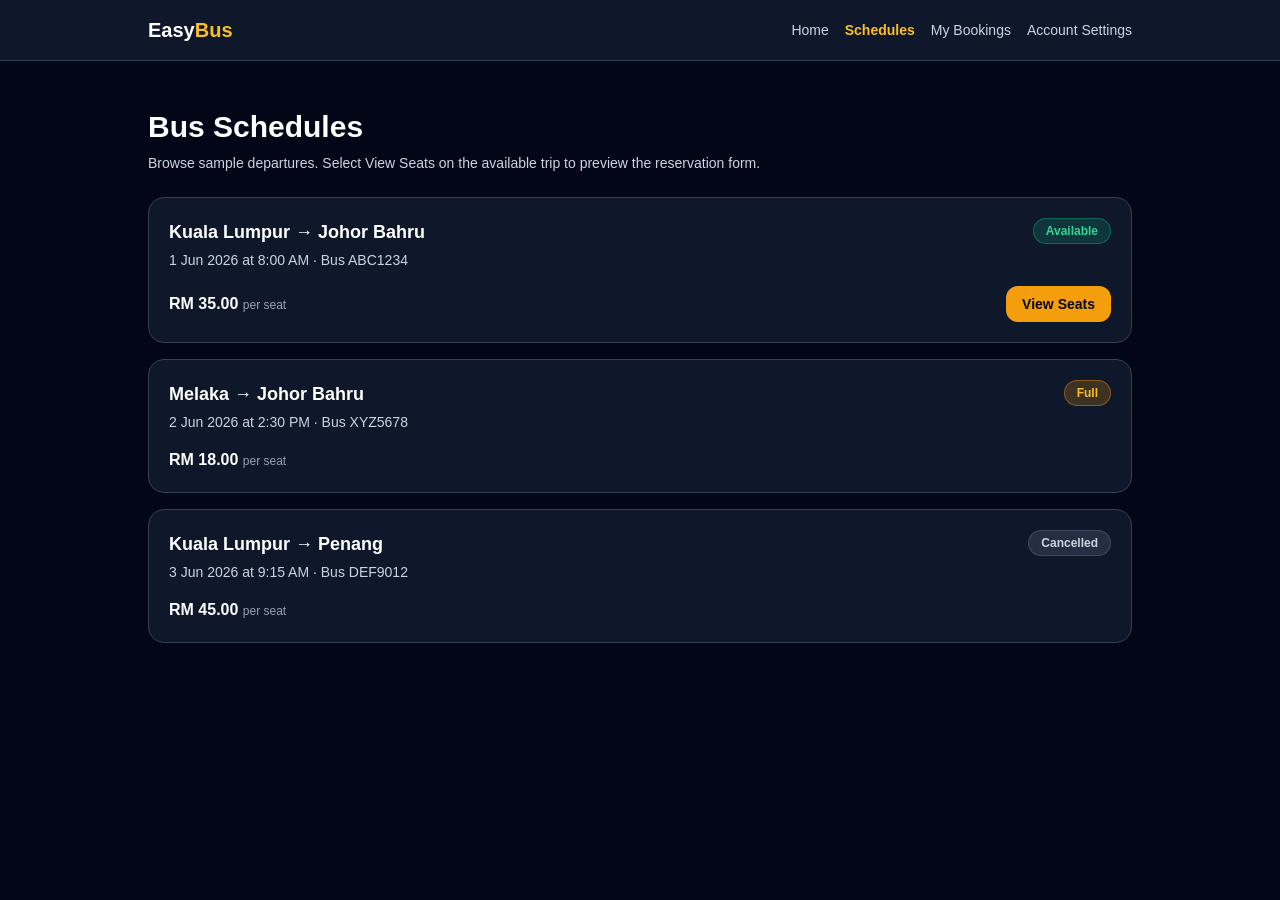
<file: frontend/schedules.html>
<!DOCTYPE html>
<html lang="en">
<head>
    <meta charset="UTF-8">
    <meta name="viewport" content="width=device-width, initial-scale=1.0">
    <title>EasyBus - Passenger Schedules</title>
    <link rel="stylesheet" href="assets/css/easybus.css">
</head>
<body class="min-h-screen bg-slate-950 text-slate-100 font-sans">
    <header class="border-b border-slate-700 bg-slate-900">
        <nav aria-label="Passenger navigation" class="max-w-5xl mx-auto flex flex-wrap items-center justify-between gap-4 px-5 py-4">
            <a href="index.html" class="text-xl font-extrabold text-white">Easy<span class="text-amber-400">Bus</span></a>
            <div class="flex flex-wrap items-center gap-4 text-sm">
                <a href="index.html" class="text-slate-300 hover:text-white">Home</a>
                <a href="schedules.html" aria-current="page" class="font-bold text-amber-400">Schedules</a>
                <a href="my-bookings.html" class="text-slate-300 hover:text-white">My Bookings</a>
                <a href="account-settings.html" class="text-slate-300 hover:text-white">Account Settings</a>
            </div>
        </nav>
    </header>

    <main class="max-w-5xl mx-auto px-5 py-12">
        <h1 class="text-3xl font-extrabold text-white">Bus Schedules</h1>
        <p class="mt-2 text-sm text-slate-300">Browse sample departures. Select View Seats on the available trip to preview the reservation form.</p>

        <ul class="mt-6 space-y-4" aria-label="Sample departures">
            <li class="rounded-2xl border border-slate-700 bg-slate-900 p-5">
                <div class="flex flex-wrap items-start justify-between gap-4">
                    <div>
                        <h2 class="text-lg font-bold text-white">Kuala Lumpur → Johor Bahru</h2>
                        <p class="mt-1 text-sm text-slate-300"><time datetime="2026-06-01T08:00:00+08:00">1 Jun 2026 at 8:00 AM</time> · Bus ABC1234</p>
                    </div>
                    <span class="inline-block px-3 py-1 rounded-full text-xs font-bold bg-emerald-500/20 text-emerald-400 border border-emerald-500/40">Available</span>
                </div>
                <div class="mt-4 flex flex-wrap items-center justify-between gap-3">
                    <p class="font-bold text-white">RM 35.00 <span class="text-xs font-medium text-slate-400">per seat</span></p>
                    <a href="seat-selection.html" class="inline-flex items-center rounded-xl bg-amber-500 px-4 py-2 text-sm font-bold text-slate-950 hover:bg-amber-400">View Seats</a>
                </div>
            </li>
            <li class="rounded-2xl border border-slate-700 bg-slate-900 p-5">
                <div class="flex flex-wrap items-start justify-between gap-4">
                    <div>
                        <h2 class="text-lg font-bold text-white">Melaka → Johor Bahru</h2>
                        <p class="mt-1 text-sm text-slate-300"><time datetime="2026-06-02T14:30:00+08:00">2 Jun 2026 at 2:30 PM</time> · Bus XYZ5678</p>
                    </div>
                    <span class="inline-block px-3 py-1 rounded-full text-xs font-bold bg-amber-500/20 text-amber-400 border border-amber-500/40">Full</span>
                </div>
                <p class="mt-4 font-bold text-white">RM 18.00 <span class="text-xs font-medium text-slate-400">per seat</span></p>
            </li>
            <li class="rounded-2xl border border-slate-700 bg-slate-900 p-5">
                <div class="flex flex-wrap items-start justify-between gap-4">
                    <div>
                        <h2 class="text-lg font-bold text-white">Kuala Lumpur → Penang</h2>
                        <p class="mt-1 text-sm text-slate-300"><time datetime="2026-06-03T09:15:00+08:00">3 Jun 2026 at 9:15 AM</time> · Bus DEF9012</p>
                    </div>
                    <span class="inline-block px-3 py-1 rounded-full text-xs font-bold bg-slate-600/40 text-slate-300 border border-slate-500/40">Cancelled</span>
                </div>
                <p class="mt-4 font-bold text-white">RM 45.00 <span class="text-xs font-medium text-slate-400">per seat</span></p>
            </li>
        </ul>
    </main>
</body>
</html>
</file>
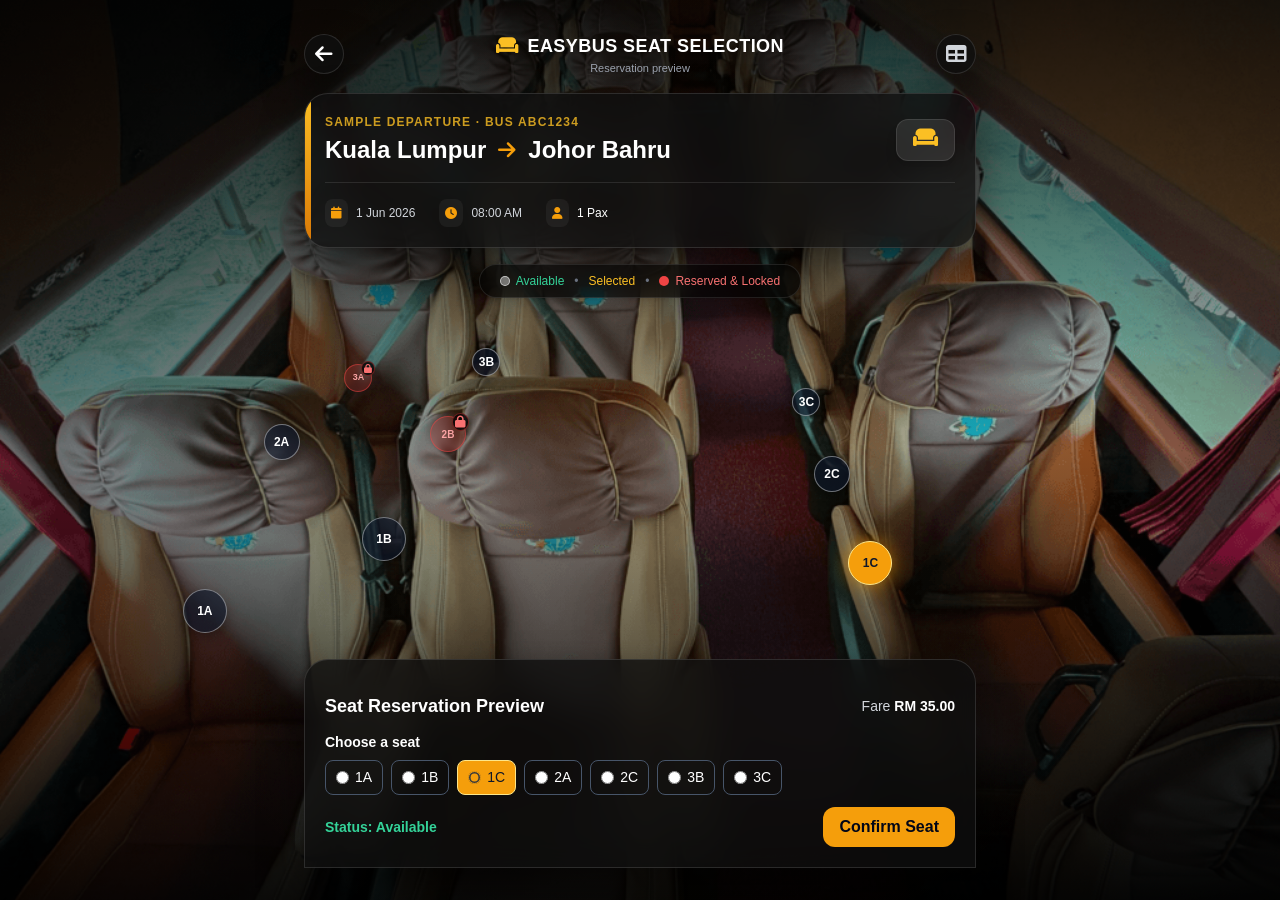
<file: frontend/seat-selection.html>
<!DOCTYPE html>
<html lang="en" class="page-seat-selection">
<head>
    <meta charset="UTF-8">
    <meta name="viewport" content="width=device-width, initial-scale=1.0, maximum-scale=1.0, user-scalable=no">
    <title>EasyBus - VIP Bus Seat Selection</title>

    <link rel="stylesheet" href="assets/css/easybus.css">

    <!-- Font Awesome Icons -->
    <link rel="stylesheet" href="https://cdnjs.cloudflare.com/ajax/libs/font-awesome/6.5.1/css/all.min.css" />
</head>
<body class="relative min-h-screen w-full flex flex-col text-white">

    <!-- 1. Background Interior Layer -->
    <div class="absolute inset-0 z-0">
        <!-- Gunakan imej interior bas tempatan -->
        <img src="assets/images/bus-interior.png" alt="VIP Bus Interior" class="w-full h-full object-cover object-center">
        <div class="absolute inset-0 bg-gradient-to-b from-black/80 via-black/20 to-black/90"></div>
        <div class="ambient-light"></div>
    </div>

    <!-- Seat map with labels for the reservation preview -->
    <div class="absolute inset-0 z-10 pointer-events-none" id="seat-container">

        <!-- ROW 3 (Belakang) -->
        <!-- 3A (Kiri Window) - Pre-reserved -->
        <div id="btn-seat-3A" class="seat-marker is-reserved pointer-events-auto">
            <div class="relative w-7 h-7 rounded-full bg-red-500/20 border border-red-500/50 flex items-center justify-center backdrop-blur-sm shadow-md" id="pin-3A">
                <span class="text-[9px] font-bold text-red-300">3A</span>
                <i class="fa-solid fa-lock absolute -top-1 -right-1 text-red-400 text-[9px] bg-black/80 rounded-full p-[2px] shadow-lg border border-red-500/40"></i>
            </div>
            <div class="absolute -top-10 left-1/2 -translate-x-1/2 bg-black/90 backdrop-blur-md px-2.5 py-1 rounded-lg border border-red-500/30 whitespace-nowrap opacity-0 group-hover:opacity-100 transition-opacity z-30 shadow-xl" id="tooltip-3A">
                <span class="text-red-400 font-bold text-[10px] flex items-center gap-1"><i class="fa-solid fa-lock"></i> Reserved</span>
            </div>
        </div>

        <!-- 3B (Kiri Laluan) - Available -->
        <div id="btn-seat-3B" class="seat-marker pointer-events-auto group">
            <label for="seat-3B" class="seat-preview-pin w-7 h-7 rounded-full flex items-center justify-center text-xs font-bold shadow-lg" id="pin-3B">3B</label>
        </div>

        <!-- 3C (Kanan Laluan) - Available -->
        <div id="btn-seat-3C" class="seat-marker pointer-events-auto group">
            <label for="seat-3C" class="seat-preview-pin w-7 h-7 rounded-full flex items-center justify-center text-xs font-bold shadow-lg" id="pin-3C">3C</label>
        </div>

        <!-- ROW 2 (Tengah) -->
        <!-- 2A (Kiri Window) - Available -->
        <div id="btn-seat-2A" class="seat-marker pointer-events-auto group">
            <label for="seat-2A" class="seat-preview-pin w-9 h-9 rounded-full flex items-center justify-center text-xs font-bold shadow-lg" id="pin-2A">2A</label>
        </div>

        <!-- 2B (Kiri Laluan) - Pre-reserved -->
        <div id="btn-seat-2B" class="seat-marker is-reserved pointer-events-auto">
            <div class="relative w-9 h-9 rounded-full bg-red-500/20 border border-red-500/50 flex items-center justify-center backdrop-blur-sm shadow-md" id="pin-2B">
                <span class="text-[10px] font-bold text-red-300">2B</span>
                <i class="fa-solid fa-lock absolute -top-1 -right-1 text-red-400 text-xs bg-black/80 rounded-full p-[2px] shadow-lg border border-red-500/40"></i>
            </div>
            <div class="absolute -top-10 left-1/2 -translate-x-1/2 bg-black/90 backdrop-blur-md px-2.5 py-1 rounded-lg border border-red-500/30 whitespace-nowrap opacity-0 group-hover:opacity-100 transition-opacity z-30 shadow-xl" id="tooltip-2B">
                <span class="text-red-400 font-bold text-[10px] flex items-center gap-1"><i class="fa-solid fa-lock"></i> Reserved</span>
            </div>
        </div>

        <!-- 2C (Kanan Laluan) - Available -->
        <div id="btn-seat-2C" class="seat-marker pointer-events-auto group">
            <label for="seat-2C" class="seat-preview-pin w-9 h-9 rounded-full flex items-center justify-center text-xs font-bold shadow-lg" id="pin-2C">2C</label>
        </div>

        <!-- ROW 1 (Depan / Target Utama) -->
        <!-- 1A (Depan Kiri Window) - Available -->
        <div id="btn-seat-1A" class="seat-marker pointer-events-auto group">
            <label for="seat-1A" class="seat-preview-pin w-11 h-11 rounded-full flex items-center justify-center text-xs font-bold shadow-lg" id="pin-1A">1A</label>
        </div>

        <!-- 1B (Depan Kiri Laluan) - Available -->
        <div id="btn-seat-1B" class="seat-marker pointer-events-auto group">
            <label for="seat-1B" class="seat-preview-pin w-11 h-11 rounded-full flex items-center justify-center text-xs font-bold shadow-lg" id="pin-1B">1B</label>
        </div>

        <!-- 1C (initial preview selection) -->
        <div id="btn-seat-1C" class="seat-marker pointer-events-auto group z-20">
            <label for="seat-1C" class="seat-preview-pin w-11 h-11 rounded-full flex items-center justify-center text-xs font-bold shadow-lg" id="pin-1C">1C</label>
        </div>

    </div>

    <!-- 3. UI Overlay Layer -->
    <div class="relative z-20 flex flex-col justify-between min-h-screen pointer-events-none p-4 md:p-8">

        <!-- TOP CARD SECTION -->
        <div class="w-full max-w-2xl mx-auto space-y-4 pointer-events-auto animate-slide-down">

            <div class="flex items-center justify-between">
                <a href="index.html" class="w-10 h-10 rounded-full glass-dark flex items-center justify-center hover:bg-white/20 hover:scale-105 transition-all cursor-pointer" title="Back to Home">
                    <i class="fa-solid fa-arrow-left text-xl"></i>
                </a>
                <div class="text-center">
                    <h1 class="text-lg font-bold tracking-wide uppercase text-white flex items-center justify-center gap-2">
                        <i class="fa-solid fa-couch text-amber-400"></i> EasyBus Seat Selection
                    </h1>
                    <p class="text-[11px] text-gray-400">Reservation preview</p>
                </div>
                <a href="schedules.html" class="w-10 h-10 rounded-full glass-dark flex items-center justify-center hover:bg-white/20 hover:scale-105 transition-all text-gray-300 hover:text-white" title="Back to Schedules" aria-label="Back to Schedules">
                    <i class="fa-solid fa-table text-xl"></i>
                </a>
            </div>

            <div class="glass-dark rounded-3xl p-5 relative overflow-hidden group">
                <div class="absolute left-0 top-0 bottom-0 w-1.5 bg-gradient-to-b from-amber-400 to-amber-600"></div>

                <div class="flex items-center justify-between">
                    <div>
                        <p id="tripBusBadge" class="text-xs text-amber-400 font-semibold uppercase tracking-widest mb-1 opacity-80">Sample departure · Bus ABC1234</p>
                        <h2 id="tripRouteHeading" class="text-xl md:text-2xl font-bold flex items-center gap-3">
                            Kuala Lumpur
                            <i class="fa-solid fa-arrow-right text-amber-500 text-xl animate-arrow"></i>
                            Johor Bahru
                        </h2>
                    </div>
                    <div class="text-right hidden sm:block transform group-hover:rotate-12 transition-transform duration-500">
                        <div class="bg-white/10 border border-white/10 rounded-xl px-4 py-2 shadow-lg">
                            <i class="fa-solid fa-couch text-amber-400 text-xl"></i>
                        </div>
                    </div>
                </div>

                <div class="flex items-center gap-6 mt-4 pt-4 border-t border-white/10 text-xs text-gray-300">
                    <div class="flex items-center gap-2">
                        <div class="bg-white/5 p-1.5 rounded-lg"><i class="fa-solid fa-calendar text-amber-500"></i></div>
                        <span id="tripDateDisplay" class="font-medium">1 Jun 2026</span>
                    </div>
                    <div class="flex items-center gap-2">
                        <div class="bg-white/5 p-1.5 rounded-lg"><i class="fa-solid fa-clock text-amber-500"></i></div>
                        <span id="tripTimeDisplay" class="font-medium">08:00 AM</span>
                    </div>
                    <div class="flex items-center gap-2">
                        <div class="bg-white/5 p-1.5 rounded-lg"><i class="fa-solid fa-user text-amber-500"></i></div>
                        <span id="tripPaxDisplay" class="font-medium text-white">1 Pax</span>
                    </div>
                </div>
            </div>

            <div class="flex justify-center mt-2">
                <div class="bg-black/60 backdrop-blur-md rounded-full px-5 py-2 border border-white/10 text-xs font-medium text-gray-300 flex items-center gap-2.5 shadow-lg">
                    <span class="flex items-center gap-1.5 text-emerald-400"><span class="w-2.5 h-2.5 rounded-full bg-white/40 border border-white/60 inline-block"></span> Available</span>
                    <span class="text-gray-500">•</span>
                    <span class="text-amber-400">Selected</span>
                    <span class="text-gray-500">•</span>
                    <span class="flex items-center gap-1.5 text-red-400"><span class="w-2.5 h-2.5 rounded-full bg-red-500 inline-block"></span> Reserved &amp; Locked</span>
                </div>
            </div>
        </div>

        <form id="seat-preview" method="post" aria-labelledby="seat-preview-title" class="w-full max-w-2xl mx-auto mt-auto pointer-events-auto glass-dark rounded-t-3xl p-5 space-y-3">
            <input type="hidden" name="tripId" value="1">
            <div class="flex flex-wrap items-center justify-between gap-3">
                <h2 id="seat-preview-title" class="text-lg font-bold">Seat Reservation Preview</h2>
                <p class="text-sm text-gray-300">Fare <strong class="text-white">RM 35.00</strong></p>
            </div>

            <fieldset>
                <legend class="text-sm font-bold mb-2">
                    <span class="seat-preview-before">Choose a seat</span>
                    <span class="seat-preview-after">Reserved seat</span>
                </legend>
                <div class="flex flex-wrap items-center gap-2">
                    <label class="seat-choice">
                        <input type="radio" name="seatNumber" value="1A" id="seat-1A">
                        <span>1A</span>
                    </label>
                    <label class="seat-choice">
                        <input type="radio" name="seatNumber" value="1B" id="seat-1B">
                        <span>1B</span>
                    </label>
                    <label class="seat-choice">
                        <input type="radio" name="seatNumber" value="1C" id="seat-1C" checked>
                        <span>1C</span>
                    </label>
                    <label class="seat-choice">
                        <input type="radio" name="seatNumber" value="2A" id="seat-2A">
                        <span>2A</span>
                    </label>
                    <label class="seat-choice">
                        <input type="radio" name="seatNumber" value="2C" id="seat-2C">
                        <span>2C</span>
                    </label>
                    <label class="seat-choice">
                        <input type="radio" name="seatNumber" value="3B" id="seat-3B">
                        <span>3B</span>
                    </label>
                    <label class="seat-choice">
                        <input type="radio" name="seatNumber" value="3C" id="seat-3C">
                        <span>3C</span>
                    </label>
                </div>
            </fieldset>

            <div class="seat-preview-before flex flex-wrap items-center justify-between gap-3">
                <p class="text-sm font-bold text-emerald-400">Status: Available</p>
                <a href="#seat-confirmed" class="bg-amber-500 hover:bg-amber-400 text-slate-950 px-4 py-2 rounded-xl font-bold">Confirm Seat</a>
            </div>

            <div id="seat-confirmed" tabindex="-1" class="seat-preview-after">
                <p class="text-sm font-bold text-red-400"><i class="fa-solid fa-lock" aria-hidden="true"></i> Status: Reserved &amp; Locked</p>
                <p class="mt-1 text-sm text-gray-300">Booking confirmed in this preview. The selected seat is locked in the cabin map.</p>
                <div class="mt-3 flex flex-wrap items-center gap-4">
                    <a href="tracking.html" class="text-amber-300 underline text-sm">View Tracking Preview</a>
                    <a href="#seat-preview" class="text-gray-300 underline text-sm">Reset Preview</a>
                </div>
            </div>
        </form>
    </div>
</body>
</html>
</file>
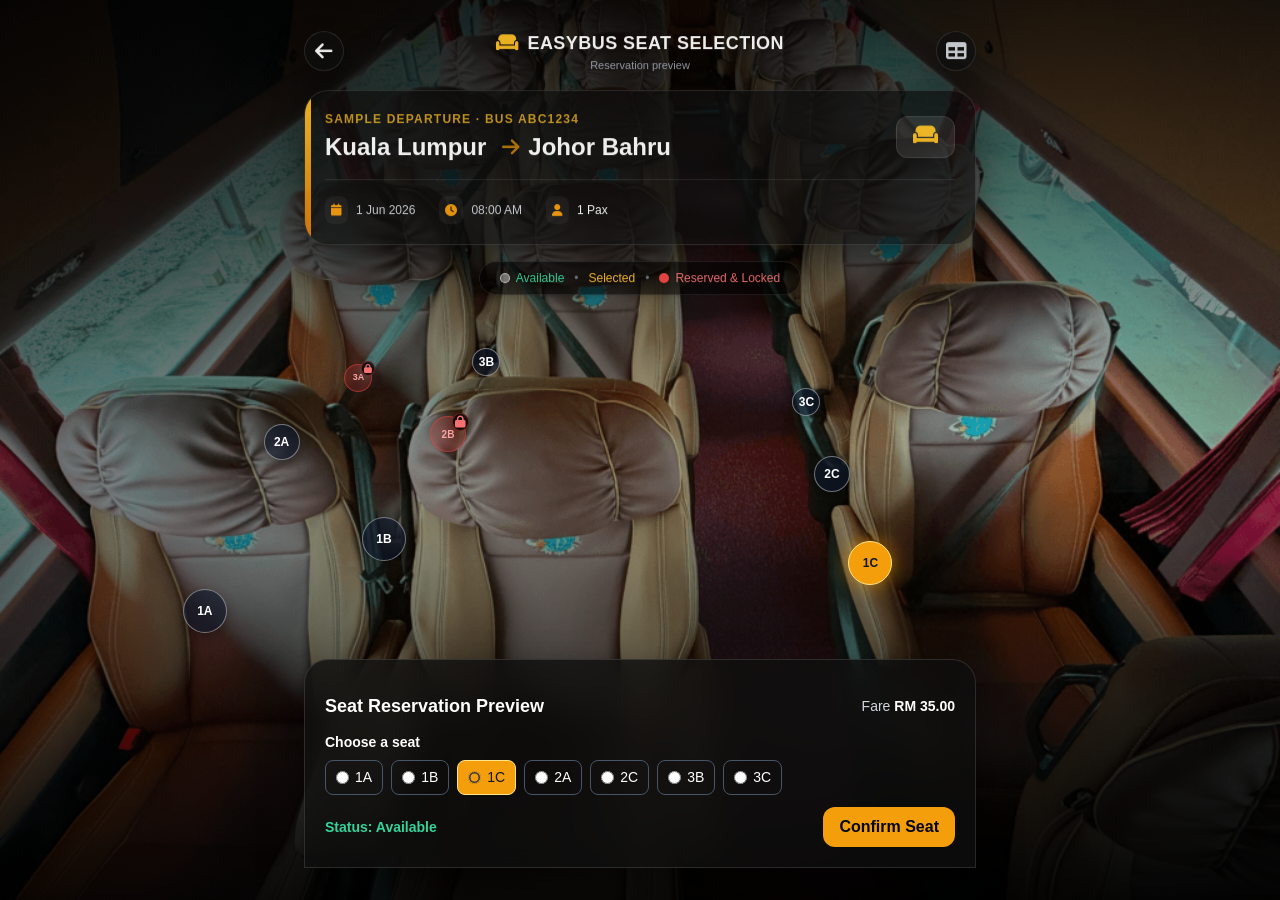
<file: frontend/seat.html>
<!DOCTYPE html>
<html lang="en">
<head>
    <meta charset="UTF-8">
    <meta http-equiv="refresh" content="0; url=seat-selection.html">
    <title>Redirecting to Seat Selection...</title>
</head>
<body>
    <p>Redirecting to <a href="seat-selection.html">Seat Selection</a>...</p>
</body>
</html>
</file>
<file: frontend/assets/css/easybus.css>
*,:after,:before{--tw-border-spacing-x:0;--tw-border-spacing-y:0;--tw-translate-x:0;--tw-translate-y:0;--tw-rotate:0;--tw-skew-x:0;--tw-skew-y:0;--tw-scale-x:1;--tw-scale-y:1;--tw-pan-x: ;--tw-pan-y: ;--tw-pinch-zoom: ;--tw-scroll-snap-strictness:proximity;--tw-gradient-from-position: ;--tw-gradient-via-position: ;--tw-gradient-to-position: ;--tw-ordinal: ;--tw-slashed-zero: ;--tw-numeric-figure: ;--tw-numeric-spacing: ;--tw-numeric-fraction: ;--tw-ring-inset: ;--tw-ring-offset-width:0px;--tw-ring-offset-color:#fff;--tw-ring-color:rgba(59,130,246,.5);--tw-ring-offset-shadow:0 0 #0000;--tw-ring-shadow:0 0 #0000;--tw-shadow:0 0 #0000;--tw-shadow-colored:0 0 #0000;--tw-blur: ;--tw-brightness: ;--tw-contrast: ;--tw-grayscale: ;--tw-hue-rotate: ;--tw-invert: ;--tw-saturate: ;--tw-sepia: ;--tw-drop-shadow: ;--tw-backdrop-blur: ;--tw-backdrop-brightness: ;--tw-backdrop-contrast: ;--tw-backdrop-grayscale: ;--tw-backdrop-hue-rotate: ;--tw-backdrop-invert: ;--tw-backdrop-opacity: ;--tw-backdrop-saturate: ;--tw-backdrop-sepia: ;--tw-contain-size: ;--tw-contain-layout: ;--tw-contain-paint: ;--tw-contain-style: }::backdrop{--tw-border-spacing-x:0;--tw-border-spacing-y:0;--tw-translate-x:0;--tw-translate-y:0;--tw-rotate:0;--tw-skew-x:0;--tw-skew-y:0;--tw-scale-x:1;--tw-scale-y:1;--tw-pan-x: ;--tw-pan-y: ;--tw-pinch-zoom: ;--tw-scroll-snap-strictness:proximity;--tw-gradient-from-position: ;--tw-gradient-via-position: ;--tw-gradient-to-position: ;--tw-ordinal: ;--tw-slashed-zero: ;--tw-numeric-figure: ;--tw-numeric-spacing: ;--tw-numeric-fraction: ;--tw-ring-inset: ;--tw-ring-offset-width:0px;--tw-ring-offset-color:#fff;--tw-ring-color:rgba(59,130,246,.5);--tw-ring-offset-shadow:0 0 #0000;--tw-ring-shadow:0 0 #0000;--tw-shadow:0 0 #0000;--tw-shadow-colored:0 0 #0000;--tw-blur: ;--tw-brightness: ;--tw-contrast: ;--tw-grayscale: ;--tw-hue-rotate: ;--tw-invert: ;--tw-saturate: ;--tw-sepia: ;--tw-drop-shadow: ;--tw-backdrop-blur: ;--tw-backdrop-brightness: ;--tw-backdrop-contrast: ;--tw-backdrop-grayscale: ;--tw-backdrop-hue-rotate: ;--tw-backdrop-invert: ;--tw-backdrop-opacity: ;--tw-backdrop-saturate: ;--tw-backdrop-sepia: ;--tw-contain-size: ;--tw-contain-layout: ;--tw-contain-paint: ;--tw-contain-style: }/*! tailwindcss v3.4.17 | MIT License | https://tailwindcss.com*/*,:after,:before{box-sizing:border-box;border:0 solid #e5e7eb}:after,:before{--tw-content:""}:host,html{line-height:1.5;-webkit-text-size-adjust:100%;-moz-tab-size:4;-o-tab-size:4;tab-size:4;font-family:Inter,sans-serif;font-feature-settings:normal;font-variation-settings:normal;-webkit-tap-highlight-color:transparent}body{margin:0;line-height:inherit}hr{height:0;color:inherit;border-top-width:1px}abbr:where([title]){-webkit-text-decoration:underline dotted;text-decoration:underline dotted}h1,h2,h3,h4,h5,h6{font-size:inherit;font-weight:inherit}a{color:inherit;text-decoration:inherit}b,strong{font-weight:bolder}code,kbd,pre,samp{font-family:ui-monospace,SFMono-Regular,Menlo,Monaco,Consolas,Liberation Mono,Courier New,monospace;font-feature-settings:normal;font-variation-settings:normal;font-size:1em}small{font-size:80%}sub,sup{font-size:75%;line-height:0;position:relative;vertical-align:baseline}sub{bottom:-.25em}sup{top:-.5em}table{text-indent:0;border-color:inherit;border-collapse:collapse}button,input,optgroup,select,textarea{font-family:inherit;font-feature-settings:inherit;font-variation-settings:inherit;font-size:100%;font-weight:inherit;line-height:inherit;letter-spacing:inherit;color:inherit;margin:0;padding:0}button,select{text-transform:none}button,input:where([type=button]),input:where([type=reset]),input:where([type=submit]){-webkit-appearance:button;background-color:transparent;background-image:none}:-moz-focusring{outline:auto}:-moz-ui-invalid{box-shadow:none}progress{vertical-align:baseline}::-webkit-inner-spin-button,::-webkit-outer-spin-button{height:auto}[type=search]{-webkit-appearance:textfield;outline-offset:-2px}::-webkit-search-decoration{-webkit-appearance:none}::-webkit-file-upload-button{-webkit-appearance:button;font:inherit}summary{display:list-item}blockquote,dd,dl,figure,h1,h2,h3,h4,h5,h6,hr,p,pre{margin:0}fieldset{margin:0}fieldset,legend{padding:0}menu,ol,ul{list-style:none;margin:0;padding:0}dialog{padding:0}textarea{resize:vertical}input::-moz-placeholder,textarea::-moz-placeholder{opacity:1;color:#9ca3af}input::placeholder,textarea::placeholder{opacity:1;color:#9ca3af}[role=button],button{cursor:pointer}:disabled{cursor:default}audio,canvas,embed,iframe,img,object,svg,video{display:block;vertical-align:middle}img,video{max-width:100%;height:auto}[hidden]:where(:not([hidden=until-found])){display:none}.pointer-events-none{pointer-events:none}.pointer-events-auto{pointer-events:auto}.fixed{position:fixed}.absolute{position:absolute}.relative{position:relative}.inset-0{inset:0}.inset-x-0{left:0;right:0}.inset-y-0{top:0;bottom:0}.-bottom-1{bottom:-.25rem}.-left-6{left:-1.5rem}.-right-1{right:-.25rem}.-top-1{top:-.25rem}.-top-10{top:-2.5rem}.bottom-0{bottom:0}.bottom-2{bottom:.5rem}.bottom-5{bottom:1.25rem}.left-0{left:0}.left-1\/2{left:50%}.left-2\.5{left:.625rem}.left-4{left:1rem}.right-3{right:.75rem}.top-0{top:0}.top-2{top:.5rem}.top-4{top:1rem}.z-0{z-index:0}.z-10{z-index:10}.z-20{z-index:20}.z-30{z-index:30}.z-40{z-index:40}.mx-auto{margin-left:auto;margin-right:auto}.my-1{margin-top:.25rem;margin-bottom:.25rem}.my-10{margin-top:2.5rem;margin-bottom:2.5rem}.my-4{margin-top:1rem;margin-bottom:1rem}.my-auto{margin-top:auto;margin-bottom:auto}.-mt-32{margin-top:-8rem}.mb-1{margin-bottom:.25rem}.mb-1\.5{margin-bottom:.375rem}.mb-10{margin-bottom:2.5rem}.mb-16{margin-bottom:4rem}.mb-2{margin-bottom:.5rem}.mb-2\.5{margin-bottom:.625rem}.mb-20{margin-bottom:5rem}.mb-3{margin-bottom:.75rem}.mb-4{margin-bottom:1rem}.mb-5{margin-bottom:1.25rem}.mb-6{margin-bottom:1.5rem}.mb-8{margin-bottom:2rem}.ml-1{margin-left:.25rem}.ml-3{margin-left:.75rem}.mr-1{margin-right:.25rem}.mr-2{margin-right:.5rem}.mt-0\.5{margin-top:.125rem}.mt-1{margin-top:.25rem}.mt-2{margin-top:.5rem}.mt-3{margin-top:.75rem}.mt-4{margin-top:1rem}.mt-6{margin-top:1.5rem}.mt-8{margin-top:2rem}.mt-auto{margin-top:auto}.block{display:block}.inline-block{display:inline-block}.flex{display:flex}.inline-flex{display:inline-flex}.table{display:table}.grid{display:grid}.hidden{display:none}.h-1\.5{height:.375rem}.h-10{height:2.5rem}.h-11{height:2.75rem}.h-12{height:3rem}.h-16{height:4rem}.h-2{height:.5rem}.h-2\.5{height:.625rem}.h-20{height:5rem}.h-4{height:1rem}.h-5{height:1.25rem}.h-56{height:14rem}.h-7{height:1.75rem}.h-9{height:2.25rem}.h-full{height:100%}.h-px{height:1px}.min-h-\[22rem\]{min-height:22rem}.min-h-screen{min-height:100vh}.w-0\.5{width:.125rem}.w-1\.5{width:.375rem}.w-10{width:2.5rem}.w-11{width:2.75rem}.w-12{width:3rem}.w-16{width:4rem}.w-2\.5{width:.625rem}.w-20{width:5rem}.w-4{width:1rem}.w-5{width:1.25rem}.w-7{width:1.75rem}.w-9{width:2.25rem}.w-\[90\%\]{width:90%}.w-full{width:100%}.max-w-2xl{max-width:42rem}.max-w-4xl{max-width:56rem}.max-w-5xl{max-width:64rem}.max-w-6xl{max-width:72rem}.max-w-7xl{max-width:80rem}.max-w-lg{max-width:32rem}.max-w-md{max-width:28rem}.max-w-sm{max-width:24rem}.flex-1{flex:1 1 0%}.flex-shrink-0,.shrink-0{flex-shrink:0}.border-collapse{border-collapse:collapse}.-translate-x-1\/2{--tw-translate-x:-50%}.-translate-x-1\/2,.transform{transform:translate(var(--tw-translate-x),var(--tw-translate-y)) rotate(var(--tw-rotate)) skewX(var(--tw-skew-x)) skewY(var(--tw-skew-y)) scaleX(var(--tw-scale-x)) scaleY(var(--tw-scale-y))}@keyframes ping{75%,to{transform:scale(2);opacity:0}}.animate-ping{animation:ping 1s cubic-bezier(0,0,.2,1) infinite}@keyframes pulse{50%{opacity:.5}}.animate-pulse{animation:pulse 2s cubic-bezier(.4,0,.6,1) infinite}.cursor-not-allowed{cursor:not-allowed}.cursor-pointer{cursor:pointer}.select-none{-webkit-user-select:none;-moz-user-select:none;user-select:none}.appearance-none{-webkit-appearance:none;-moz-appearance:none;appearance:none}.grid-cols-1{grid-template-columns:repeat(1,minmax(0,1fr))}.grid-cols-2{grid-template-columns:repeat(2,minmax(0,1fr))}.grid-cols-3{grid-template-columns:repeat(3,minmax(0,1fr))}.flex-row{flex-direction:row}.flex-col{flex-direction:column}.flex-wrap{flex-wrap:wrap}.items-start{align-items:flex-start}.items-end{align-items:flex-end}.items-center{align-items:center}.items-baseline{align-items:baseline}.justify-end{justify-content:flex-end}.justify-center{justify-content:center}.justify-between{justify-content:space-between}.gap-1{gap:.25rem}.gap-1\.5{gap:.375rem}.gap-10{gap:2.5rem}.gap-2{gap:.5rem}.gap-2\.5{gap:.625rem}.gap-3{gap:.75rem}.gap-4{gap:1rem}.gap-5{gap:1.25rem}.gap-6{gap:1.5rem}.gap-8{gap:2rem}.space-x-2>:not([hidden])~:not([hidden]){--tw-space-x-reverse:0;margin-right:calc(.5rem*var(--tw-space-x-reverse));margin-left:calc(.5rem*(1 - var(--tw-space-x-reverse)))}.space-x-4>:not([hidden])~:not([hidden]){--tw-space-x-reverse:0;margin-right:calc(1rem*var(--tw-space-x-reverse));margin-left:calc(1rem*(1 - var(--tw-space-x-reverse)))}.space-x-5>:not([hidden])~:not([hidden]){--tw-space-x-reverse:0;margin-right:calc(1.25rem*var(--tw-space-x-reverse));margin-left:calc(1.25rem*(1 - var(--tw-space-x-reverse)))}.space-y-2>:not([hidden])~:not([hidden]){--tw-space-y-reverse:0;margin-top:calc(.5rem*(1 - var(--tw-space-y-reverse)));margin-bottom:calc(.5rem*var(--tw-space-y-reverse))}.space-y-3>:not([hidden])~:not([hidden]){--tw-space-y-reverse:0;margin-top:calc(.75rem*(1 - var(--tw-space-y-reverse)));margin-bottom:calc(.75rem*var(--tw-space-y-reverse))}.space-y-4>:not([hidden])~:not([hidden]){--tw-space-y-reverse:0;margin-top:calc(1rem*(1 - var(--tw-space-y-reverse)));margin-bottom:calc(1rem*var(--tw-space-y-reverse))}.space-y-5>:not([hidden])~:not([hidden]){--tw-space-y-reverse:0;margin-top:calc(1.25rem*(1 - var(--tw-space-y-reverse)));margin-bottom:calc(1.25rem*var(--tw-space-y-reverse))}.space-y-6>:not([hidden])~:not([hidden]){--tw-space-y-reverse:0;margin-top:calc(1.5rem*(1 - var(--tw-space-y-reverse)));margin-bottom:calc(1.5rem*var(--tw-space-y-reverse))}.space-y-8>:not([hidden])~:not([hidden]){--tw-space-y-reverse:0;margin-top:calc(2rem*(1 - var(--tw-space-y-reverse)));margin-bottom:calc(2rem*var(--tw-space-y-reverse))}.divide-y>:not([hidden])~:not([hidden]){--tw-divide-y-reverse:0;border-top-width:calc(1px*(1 - var(--tw-divide-y-reverse)));border-bottom-width:calc(1px*var(--tw-divide-y-reverse))}.divide-slate-700\/40>:not([hidden])~:not([hidden]){border-color:rgba(51,65,85,.4)}.divide-slate-800>:not([hidden])~:not([hidden]){--tw-divide-opacity:1;border-color:rgb(30 41 59/var(--tw-divide-opacity,1))}.divide-white\/10>:not([hidden])~:not([hidden]){border-color:hsla(0,0%,100%,.1)}.overflow-hidden{overflow:hidden}.overflow-x-auto{overflow-x:auto}.overflow-y-auto{overflow-y:auto}.scroll-smooth{scroll-behavior:smooth}.whitespace-nowrap{white-space:nowrap}.rounded{border-radius:.25rem}.rounded-2xl{border-radius:1rem}.rounded-3xl{border-radius:1.5rem}.rounded-full{border-radius:9999px}.rounded-lg{border-radius:.5rem}.rounded-xl{border-radius:.75rem}.rounded-t-3xl{border-top-left-radius:1.5rem;border-top-right-radius:1.5rem}.border{border-width:1px}.border-2{border-width:2px}.border-b{border-bottom-width:1px}.border-l-4{border-left-width:4px}.border-r{border-right-width:1px}.border-t{border-top-width:1px}.border-t-4{border-top-width:4px}.border-none{border-style:none}.border-accent{--tw-border-opacity:1;border-color:rgb(245 158 11/var(--tw-border-opacity,1))}.border-amber-400\/30{border-color:rgba(251,191,36,.3)}.border-amber-500\/30{border-color:rgba(245,158,11,.3)}.border-amber-500\/40{border-color:rgba(245,158,11,.4)}.border-emerald-500\/20{border-color:rgba(16,185,129,.2)}.border-emerald-500\/30{border-color:rgba(16,185,129,.3)}.border-emerald-500\/40{border-color:rgba(16,185,129,.4)}.border-gray-100{--tw-border-opacity:1;border-color:rgb(243 244 246/var(--tw-border-opacity,1))}.border-gray-300{--tw-border-opacity:1;border-color:rgb(209 213 219/var(--tw-border-opacity,1))}.border-red-500\/30{border-color:rgba(239,68,68,.3)}.border-red-500\/40{border-color:rgba(239,68,68,.4)}.border-red-500\/50{border-color:rgba(239,68,68,.5)}.border-slate-500\/40{border-color:rgba(100,116,139,.4)}.border-slate-600{--tw-border-opacity:1;border-color:rgb(71 85 105/var(--tw-border-opacity,1))}.border-slate-700{--tw-border-opacity:1;border-color:rgb(51 65 85/var(--tw-border-opacity,1))}.border-slate-700\/60{border-color:rgba(51,65,85,.6)}.border-slate-700\/80{border-color:rgba(51,65,85,.8)}.border-slate-800{--tw-border-opacity:1;border-color:rgb(30 41 59/var(--tw-border-opacity,1))}.border-slate-900{--tw-border-opacity:1;border-color:rgb(15 23 42/var(--tw-border-opacity,1))}.border-white{--tw-border-opacity:1;border-color:rgb(255 255 255/var(--tw-border-opacity,1))}.border-white\/10{border-color:hsla(0,0%,100%,.1)}.border-white\/20{border-color:hsla(0,0%,100%,.2)}.border-white\/30{border-color:hsla(0,0%,100%,.3)}.border-white\/60{border-color:hsla(0,0%,100%,.6)}.border-l-amber-500{--tw-border-opacity:1;border-left-color:rgb(245 158 11/var(--tw-border-opacity,1))}.border-l-blue-500{--tw-border-opacity:1;border-left-color:rgb(59 130 246/var(--tw-border-opacity,1))}.border-l-emerald-500{--tw-border-opacity:1;border-left-color:rgb(16 185 129/var(--tw-border-opacity,1))}.border-l-red-500{--tw-border-opacity:1;border-left-color:rgb(239 68 68/var(--tw-border-opacity,1))}.bg-accent{--tw-bg-opacity:1;background-color:rgb(245 158 11/var(--tw-bg-opacity,1))}.bg-amber-400{--tw-bg-opacity:1;background-color:rgb(251 191 36/var(--tw-bg-opacity,1))}.bg-amber-400\/10{background-color:rgba(251,191,36,.1)}.bg-amber-500{--tw-bg-opacity:1;background-color:rgb(245 158 11/var(--tw-bg-opacity,1))}.bg-amber-500\/10{background-color:rgba(245,158,11,.1)}.bg-amber-500\/20{background-color:rgba(245,158,11,.2)}.bg-black\/60{background-color:rgba(0,0,0,.6)}.bg-black\/80{background-color:rgba(0,0,0,.8)}.bg-black\/90{background-color:rgba(0,0,0,.9)}.bg-blue-50{--tw-bg-opacity:1;background-color:rgb(239 246 255/var(--tw-bg-opacity,1))}.bg-blue-500\/20{background-color:rgba(59,130,246,.2)}.bg-emerald-400{--tw-bg-opacity:1;background-color:rgb(52 211 153/var(--tw-bg-opacity,1))}.bg-emerald-500{--tw-bg-opacity:1;background-color:rgb(16 185 129/var(--tw-bg-opacity,1))}.bg-emerald-500\/20{background-color:rgba(16,185,129,.2)}.bg-emerald-600{--tw-bg-opacity:1;background-color:rgb(5 150 105/var(--tw-bg-opacity,1))}.bg-gray-50{--tw-bg-opacity:1;background-color:rgb(249 250 251/var(--tw-bg-opacity,1))}.bg-gray-50\/50{background-color:rgba(249,250,251,.5)}.bg-primary{--tw-bg-opacity:1;background-color:rgb(30 58 138/var(--tw-bg-opacity,1))}.bg-red-500{--tw-bg-opacity:1;background-color:rgb(239 68 68/var(--tw-bg-opacity,1))}.bg-red-500\/20{background-color:rgba(239,68,68,.2)}.bg-red-600{--tw-bg-opacity:1;background-color:rgb(220 38 38/var(--tw-bg-opacity,1))}.bg-red-600\/85{background-color:rgba(220,38,38,.85)}.bg-slate-600\/40{background-color:rgba(71,85,105,.4)}.bg-slate-700\/60{background-color:rgba(51,65,85,.6)}.bg-slate-800{--tw-bg-opacity:1;background-color:rgb(30 41 59/var(--tw-bg-opacity,1))}.bg-slate-800\/60{background-color:rgba(30,41,59,.6)}.bg-slate-800\/80{background-color:rgba(30,41,59,.8)}.bg-slate-900{--tw-bg-opacity:1;background-color:rgb(15 23 42/var(--tw-bg-opacity,1))}.bg-slate-900\/90{background-color:rgba(15,23,42,.9)}.bg-slate-950{--tw-bg-opacity:1;background-color:rgb(2 6 23/var(--tw-bg-opacity,1))}.bg-slate-950\/30{background-color:rgba(2,6,23,.3)}.bg-slate-950\/50{background-color:rgba(2,6,23,.5)}.bg-transparent{background-color:transparent}.bg-white{--tw-bg-opacity:1;background-color:rgb(255 255 255/var(--tw-bg-opacity,1))}.bg-white\/10{background-color:hsla(0,0%,100%,.1)}.bg-white\/15{background-color:hsla(0,0%,100%,.15)}.bg-white\/40{background-color:hsla(0,0%,100%,.4)}.bg-white\/5{background-color:hsla(0,0%,100%,.05)}.bg-white\/90{background-color:hsla(0,0%,100%,.9)}.bg-gradient-to-b{background-image:linear-gradient(to bottom,var(--tw-gradient-stops))}.bg-gradient-to-br{background-image:linear-gradient(to bottom right,var(--tw-gradient-stops))}.bg-gradient-to-r{background-image:linear-gradient(to right,var(--tw-gradient-stops))}.bg-gradient-to-tr{background-image:linear-gradient(to top right,var(--tw-gradient-stops))}.from-amber-400{--tw-gradient-from:#fbbf24 var(--tw-gradient-from-position);--tw-gradient-to:rgba(251,191,36,0) var(--tw-gradient-to-position);--tw-gradient-stops:var(--tw-gradient-from),var(--tw-gradient-to)}.from-amber-500{--tw-gradient-from:#f59e0b var(--tw-gradient-from-position);--tw-gradient-to:rgba(245,158,11,0) var(--tw-gradient-to-position);--tw-gradient-stops:var(--tw-gradient-from),var(--tw-gradient-to)}.from-black\/80{--tw-gradient-from:rgba(0,0,0,.8) var(--tw-gradient-from-position);--tw-gradient-to:transparent var(--tw-gradient-to-position);--tw-gradient-stops:var(--tw-gradient-from),var(--tw-gradient-to)}.from-slate-900{--tw-gradient-from:#0f172a var(--tw-gradient-from-position);--tw-gradient-to:rgba(15,23,42,0) var(--tw-gradient-to-position);--tw-gradient-stops:var(--tw-gradient-from),var(--tw-gradient-to)}.from-slate-900\/90{--tw-gradient-from:rgba(15,23,42,.9) var(--tw-gradient-from-position);--tw-gradient-to:rgba(15,23,42,0) var(--tw-gradient-to-position);--tw-gradient-stops:var(--tw-gradient-from),var(--tw-gradient-to)}.from-transparent{--tw-gradient-from:transparent var(--tw-gradient-from-position);--tw-gradient-to:transparent var(--tw-gradient-to-position);--tw-gradient-stops:var(--tw-gradient-from),var(--tw-gradient-to)}.via-black\/20{--tw-gradient-to:transparent var(--tw-gradient-to-position);--tw-gradient-stops:var(--tw-gradient-from),rgba(0,0,0,.2) var(--tw-gradient-via-position),var(--tw-gradient-to)}.via-slate-800{--tw-gradient-to:rgba(30,41,59,0) var(--tw-gradient-to-position);--tw-gradient-stops:var(--tw-gradient-from),#1e293b var(--tw-gradient-via-position),var(--tw-gradient-to)}.via-white\/40{--tw-gradient-to:hsla(0,0%,100%,0) var(--tw-gradient-to-position);--tw-gradient-stops:var(--tw-gradient-from),hsla(0,0%,100%,.4) var(--tw-gradient-via-position),var(--tw-gradient-to)}.via-yellow-400{--tw-gradient-to:rgba(250,204,21,0) var(--tw-gradient-to-position);--tw-gradient-stops:var(--tw-gradient-from),#facc15 var(--tw-gradient-via-position),var(--tw-gradient-to)}.to-amber-600{--tw-gradient-to:#d97706 var(--tw-gradient-to-position)}.to-black\/90{--tw-gradient-to:rgba(0,0,0,.9) var(--tw-gradient-to-position)}.to-slate-900{--tw-gradient-to:#0f172a var(--tw-gradient-to-position)}.to-slate-900\/90{--tw-gradient-to:rgba(15,23,42,.9) var(--tw-gradient-to-position)}.to-transparent{--tw-gradient-to:transparent var(--tw-gradient-to-position)}.to-yellow-400{--tw-gradient-to:#facc15 var(--tw-gradient-to-position)}.object-cover{-o-object-fit:cover;object-fit:cover}.object-center{-o-object-position:center;object-position:center}.p-1\.5{padding:.375rem}.p-2\.5{padding:.625rem}.p-3{padding:.75rem}.p-3\.5{padding:.875rem}.p-4{padding:1rem}.p-5{padding:1.25rem}.p-6{padding:1.5rem}.p-\[2px\]{padding:2px}.px-1\.5{padding-left:.375rem;padding-right:.375rem}.px-2{padding-left:.5rem;padding-right:.5rem}.px-2\.5{padding-left:.625rem;padding-right:.625rem}.px-3{padding-left:.75rem;padding-right:.75rem}.px-3\.5{padding-left:.875rem;padding-right:.875rem}.px-4{padding-left:1rem;padding-right:1rem}.px-5{padding-left:1.25rem;padding-right:1.25rem}.px-6{padding-left:1.5rem;padding-right:1.5rem}.px-7{padding-left:1.75rem;padding-right:1.75rem}.py-0\.5{padding-top:.125rem;padding-bottom:.125rem}.py-1{padding-top:.25rem;padding-bottom:.25rem}.py-1\.5{padding-top:.375rem;padding-bottom:.375rem}.py-12{padding-top:3rem;padding-bottom:3rem}.py-16{padding-top:4rem;padding-bottom:4rem}.py-2{padding-top:.5rem;padding-bottom:.5rem}.py-2\.5{padding-top:.625rem;padding-bottom:.625rem}.py-3{padding-top:.75rem;padding-bottom:.75rem}.py-3\.5{padding-top:.875rem;padding-bottom:.875rem}.py-4{padding-top:1rem;padding-bottom:1rem}.py-6{padding-top:1.5rem;padding-bottom:1.5rem}.py-8{padding-top:2rem;padding-bottom:2rem}.pb-2{padding-bottom:.5rem}.pb-28{padding-bottom:7rem}.pb-4{padding-bottom:1rem}.pb-48{padding-bottom:12rem}.pb-6{padding-bottom:1.5rem}.pl-10{padding-left:2.5rem}.pl-3{padding-left:.75rem}.pl-3\.5{padding-left:.875rem}.pl-6{padding-left:1.5rem}.pl-9{padding-left:2.25rem}.pr-10{padding-right:2.5rem}.pr-11{padding-right:2.75rem}.pr-3{padding-right:.75rem}.pr-3\.5{padding-right:.875rem}.pr-4{padding-right:1rem}.pr-6{padding-right:1.5rem}.pt-1{padding-top:.25rem}.pt-3{padding-top:.75rem}.pt-32{padding-top:8rem}.pt-4{padding-top:1rem}.pt-6{padding-top:1.5rem}.text-left{text-align:left}.text-center{text-align:center}.text-right{text-align:right}.font-heading{font-family:Poppins,sans-serif}.font-mono{font-family:ui-monospace,SFMono-Regular,Menlo,Monaco,Consolas,Liberation Mono,Courier New,monospace}.font-sans{font-family:Inter,sans-serif}.text-2xl{font-size:1.5rem;line-height:2rem}.text-3xl{font-size:1.875rem;line-height:2.25rem}.text-4xl{font-size:2.25rem;line-height:2.5rem}.text-\[10px\]{font-size:10px}.text-\[11px\]{font-size:11px}.text-\[9px\]{font-size:9px}.text-base{font-size:1rem;line-height:1.5rem}.text-lg{font-size:1.125rem;line-height:1.75rem}.text-sm{font-size:.875rem;line-height:1.25rem}.text-xl{font-size:1.25rem;line-height:1.75rem}.text-xs{font-size:.75rem;line-height:1rem}.font-black{font-weight:900}.font-bold{font-weight:700}.font-extrabold{font-weight:800}.font-medium{font-weight:500}.font-normal{font-weight:400}.font-semibold{font-weight:600}.uppercase{text-transform:uppercase}.leading-tight{line-height:1.25}.tracking-tight{letter-spacing:-.025em}.tracking-wide{letter-spacing:.025em}.tracking-wider{letter-spacing:.05em}.tracking-widest{letter-spacing:.1em}.text-accent{--tw-text-opacity:1;color:rgb(245 158 11/var(--tw-text-opacity,1))}.text-amber-300{--tw-text-opacity:1;color:rgb(252 211 77/var(--tw-text-opacity,1))}.text-amber-300\/80{color:rgba(252,211,77,.8)}.text-amber-400{--tw-text-opacity:1;color:rgb(251 191 36/var(--tw-text-opacity,1))}.text-amber-500{--tw-text-opacity:1;color:rgb(245 158 11/var(--tw-text-opacity,1))}.text-blue-200{--tw-text-opacity:1;color:rgb(191 219 254/var(--tw-text-opacity,1))}.text-blue-400{--tw-text-opacity:1;color:rgb(96 165 250/var(--tw-text-opacity,1))}.text-emerald-300{--tw-text-opacity:1;color:rgb(110 231 183/var(--tw-text-opacity,1))}.text-emerald-400{--tw-text-opacity:1;color:rgb(52 211 153/var(--tw-text-opacity,1))}.text-gray-200{--tw-text-opacity:1;color:rgb(229 231 235/var(--tw-text-opacity,1))}.text-gray-300{--tw-text-opacity:1;color:rgb(209 213 219/var(--tw-text-opacity,1))}.text-gray-400{--tw-text-opacity:1;color:rgb(156 163 175/var(--tw-text-opacity,1))}.text-gray-500{--tw-text-opacity:1;color:rgb(107 114 128/var(--tw-text-opacity,1))}.text-gray-600{--tw-text-opacity:1;color:rgb(75 85 99/var(--tw-text-opacity,1))}.text-gray-700{--tw-text-opacity:1;color:rgb(55 65 81/var(--tw-text-opacity,1))}.text-gray-800{--tw-text-opacity:1;color:rgb(31 41 55/var(--tw-text-opacity,1))}.text-gray-900{--tw-text-opacity:1;color:rgb(17 24 39/var(--tw-text-opacity,1))}.text-primary{--tw-text-opacity:1;color:rgb(30 58 138/var(--tw-text-opacity,1))}.text-red-300{--tw-text-opacity:1;color:rgb(252 165 165/var(--tw-text-opacity,1))}.text-red-400{--tw-text-opacity:1;color:rgb(248 113 113/var(--tw-text-opacity,1))}.text-rose-400{--tw-text-opacity:1;color:rgb(251 113 133/var(--tw-text-opacity,1))}.text-slate-100{--tw-text-opacity:1;color:rgb(241 245 249/var(--tw-text-opacity,1))}.text-slate-200{--tw-text-opacity:1;color:rgb(226 232 240/var(--tw-text-opacity,1))}.text-slate-300{--tw-text-opacity:1;color:rgb(203 213 225/var(--tw-text-opacity,1))}.text-slate-400{--tw-text-opacity:1;color:rgb(148 163 184/var(--tw-text-opacity,1))}.text-slate-400\/80{color:rgba(148,163,184,.8)}.text-slate-500{--tw-text-opacity:1;color:rgb(100 116 139/var(--tw-text-opacity,1))}.text-slate-950{--tw-text-opacity:1;color:rgb(2 6 23/var(--tw-text-opacity,1))}.text-white{--tw-text-opacity:1;color:rgb(255 255 255/var(--tw-text-opacity,1))}.underline{text-decoration-line:underline}.antialiased{-webkit-font-smoothing:antialiased;-moz-osx-font-smoothing:grayscale}.placeholder-gray-400::-moz-placeholder{--tw-placeholder-opacity:1;color:rgb(156 163 175/var(--tw-placeholder-opacity,1))}.placeholder-gray-400::placeholder{--tw-placeholder-opacity:1;color:rgb(156 163 175/var(--tw-placeholder-opacity,1))}.placeholder-white\/40::-moz-placeholder{color:hsla(0,0%,100%,.4)}.placeholder-white\/40::placeholder{color:hsla(0,0%,100%,.4)}.opacity-0{opacity:0}.opacity-75{opacity:.75}.opacity-80{opacity:.8}.shadow{--tw-shadow:0 1px 3px 0 rgba(0,0,0,.1),0 1px 2px -1px rgba(0,0,0,.1);--tw-shadow-colored:0 1px 3px 0 var(--tw-shadow-color),0 1px 2px -1px var(--tw-shadow-color)}.shadow,.shadow-2xl{box-shadow:var(--tw-ring-offset-shadow,0 0 #0000),var(--tw-ring-shadow,0 0 #0000),var(--tw-shadow)}.shadow-2xl{--tw-shadow:0 25px 50px -12px rgba(0,0,0,.25);--tw-shadow-colored:0 25px 50px -12px var(--tw-shadow-color)}.shadow-\[0_0_30px_rgba\(245\2c 158\2c 11\2c 0\.6\)\]{--tw-shadow:0 0 30px rgba(245,158,11,.6);--tw-shadow-colored:0 0 30px var(--tw-shadow-color)}.shadow-\[0_0_30px_rgba\(245\2c 158\2c 11\2c 0\.6\)\],.shadow-lg{box-shadow:var(--tw-ring-offset-shadow,0 0 #0000),var(--tw-ring-shadow,0 0 #0000),var(--tw-shadow)}.shadow-lg{--tw-shadow:0 10px 15px -3px rgba(0,0,0,.1),0 4px 6px -4px rgba(0,0,0,.1);--tw-shadow-colored:0 10px 15px -3px var(--tw-shadow-color),0 4px 6px -4px var(--tw-shadow-color)}.shadow-md{--tw-shadow:0 4px 6px -1px rgba(0,0,0,.1),0 2px 4px -2px rgba(0,0,0,.1);--tw-shadow-colored:0 4px 6px -1px var(--tw-shadow-color),0 2px 4px -2px var(--tw-shadow-color)}.shadow-md,.shadow-sm{box-shadow:var(--tw-ring-offset-shadow,0 0 #0000),var(--tw-ring-shadow,0 0 #0000),var(--tw-shadow)}.shadow-sm{--tw-shadow:0 1px 2px 0 rgba(0,0,0,.05);--tw-shadow-colored:0 1px 2px 0 var(--tw-shadow-color)}.shadow-xl{--tw-shadow:0 20px 25px -5px rgba(0,0,0,.1),0 8px 10px -6px rgba(0,0,0,.1);--tw-shadow-colored:0 20px 25px -5px var(--tw-shadow-color),0 8px 10px -6px var(--tw-shadow-color);box-shadow:var(--tw-ring-offset-shadow,0 0 #0000),var(--tw-ring-shadow,0 0 #0000),var(--tw-shadow)}.shadow-accent\/30{--tw-shadow-color:rgba(245,158,11,.3);--tw-shadow:var(--tw-shadow-colored)}.shadow-amber-500\/20{--tw-shadow-color:rgba(245,158,11,.2);--tw-shadow:var(--tw-shadow-colored)}.shadow-amber-500\/25{--tw-shadow-color:rgba(245,158,11,.25);--tw-shadow:var(--tw-shadow-colored)}.shadow-amber-500\/30{--tw-shadow-color:rgba(245,158,11,.3);--tw-shadow:var(--tw-shadow-colored)}.shadow-red-950\/40{--tw-shadow-color:rgba(69,10,10,.4);--tw-shadow:var(--tw-shadow-colored)}.outline-none{outline:2px solid transparent;outline-offset:2px}.outline{outline-style:solid}.blur{--tw-blur:blur(8px)}.blur,.drop-shadow{filter:var(--tw-blur) var(--tw-brightness) var(--tw-contrast) var(--tw-grayscale) var(--tw-hue-rotate) var(--tw-invert) var(--tw-saturate) var(--tw-sepia) var(--tw-drop-shadow)}.drop-shadow{--tw-drop-shadow:drop-shadow(0 1px 2px rgba(0,0,0,.1)) drop-shadow(0 1px 1px rgba(0,0,0,.06))}.drop-shadow-lg{--tw-drop-shadow:drop-shadow(0 10px 8px rgba(0,0,0,.04)) drop-shadow(0 4px 3px rgba(0,0,0,.1))}.drop-shadow-lg,.drop-shadow-sm{filter:var(--tw-blur) var(--tw-brightness) var(--tw-contrast) var(--tw-grayscale) var(--tw-hue-rotate) var(--tw-invert) var(--tw-saturate) var(--tw-sepia) var(--tw-drop-shadow)}.drop-shadow-sm{--tw-drop-shadow:drop-shadow(0 1px 1px rgba(0,0,0,.05))}.backdrop-blur-md{--tw-backdrop-blur:blur(12px)}.backdrop-blur-md,.backdrop-blur-sm{-webkit-backdrop-filter:var(--tw-backdrop-blur) var(--tw-backdrop-brightness) var(--tw-backdrop-contrast) var(--tw-backdrop-grayscale) var(--tw-backdrop-hue-rotate) var(--tw-backdrop-invert) var(--tw-backdrop-opacity) var(--tw-backdrop-saturate) var(--tw-backdrop-sepia);backdrop-filter:var(--tw-backdrop-blur) var(--tw-backdrop-brightness) var(--tw-backdrop-contrast) var(--tw-backdrop-grayscale) var(--tw-backdrop-hue-rotate) var(--tw-backdrop-invert) var(--tw-backdrop-opacity) var(--tw-backdrop-saturate) var(--tw-backdrop-sepia)}.backdrop-blur-sm{--tw-backdrop-blur:blur(4px)}.backdrop-filter{-webkit-backdrop-filter:var(--tw-backdrop-blur) var(--tw-backdrop-brightness) var(--tw-backdrop-contrast) var(--tw-backdrop-grayscale) var(--tw-backdrop-hue-rotate) var(--tw-backdrop-invert) var(--tw-backdrop-opacity) var(--tw-backdrop-saturate) var(--tw-backdrop-sepia);backdrop-filter:var(--tw-backdrop-blur) var(--tw-backdrop-brightness) var(--tw-backdrop-contrast) var(--tw-backdrop-grayscale) var(--tw-backdrop-hue-rotate) var(--tw-backdrop-invert) var(--tw-backdrop-opacity) var(--tw-backdrop-saturate) var(--tw-backdrop-sepia)}.transition{transition-property:color,background-color,border-color,text-decoration-color,fill,stroke,opacity,box-shadow,transform,filter,-webkit-backdrop-filter;transition-property:color,background-color,border-color,text-decoration-color,fill,stroke,opacity,box-shadow,transform,filter,backdrop-filter;transition-property:color,background-color,border-color,text-decoration-color,fill,stroke,opacity,box-shadow,transform,filter,backdrop-filter,-webkit-backdrop-filter;transition-timing-function:cubic-bezier(.4,0,.2,1);transition-duration:.15s}.transition-all{transition-property:all;transition-timing-function:cubic-bezier(.4,0,.2,1);transition-duration:.15s}.transition-colors{transition-property:color,background-color,border-color,text-decoration-color,fill,stroke;transition-timing-function:cubic-bezier(.4,0,.2,1);transition-duration:.15s}.transition-opacity{transition-property:opacity;transition-timing-function:cubic-bezier(.4,0,.2,1);transition-duration:.15s}.transition-shadow{transition-property:box-shadow;transition-timing-function:cubic-bezier(.4,0,.2,1);transition-duration:.15s}.transition-transform{transition-property:transform;transition-timing-function:cubic-bezier(.4,0,.2,1)}.duration-150,.transition-transform{transition-duration:.15s}.duration-200{transition-duration:.2s}.duration-300{transition-duration:.3s}.duration-500{transition-duration:.5s}.ease-out{transition-timing-function:cubic-bezier(0,0,.2,1)}button:disabled{cursor:not-allowed;opacity:.55}.selection\:bg-accent ::-moz-selection{--tw-bg-opacity:1;background-color:rgb(245 158 11/var(--tw-bg-opacity,1))}.selection\:bg-accent ::selection{--tw-bg-opacity:1;background-color:rgb(245 158 11/var(--tw-bg-opacity,1))}.selection\:bg-amber-500 ::-moz-selection{--tw-bg-opacity:1;background-color:rgb(245 158 11/var(--tw-bg-opacity,1))}.selection\:bg-amber-500 ::selection{--tw-bg-opacity:1;background-color:rgb(245 158 11/var(--tw-bg-opacity,1))}.selection\:text-slate-900 ::-moz-selection{--tw-text-opacity:1;color:rgb(15 23 42/var(--tw-text-opacity,1))}.selection\:text-slate-900 ::selection{--tw-text-opacity:1;color:rgb(15 23 42/var(--tw-text-opacity,1))}.selection\:text-white ::-moz-selection{--tw-text-opacity:1;color:rgb(255 255 255/var(--tw-text-opacity,1))}.selection\:text-white ::selection{--tw-text-opacity:1;color:rgb(255 255 255/var(--tw-text-opacity,1))}.selection\:bg-accent::-moz-selection{--tw-bg-opacity:1;background-color:rgb(245 158 11/var(--tw-bg-opacity,1))}.selection\:bg-accent::selection{--tw-bg-opacity:1;background-color:rgb(245 158 11/var(--tw-bg-opacity,1))}.selection\:bg-amber-500::-moz-selection{--tw-bg-opacity:1;background-color:rgb(245 158 11/var(--tw-bg-opacity,1))}.selection\:bg-amber-500::selection{--tw-bg-opacity:1;background-color:rgb(245 158 11/var(--tw-bg-opacity,1))}.selection\:text-slate-900::-moz-selection{--tw-text-opacity:1;color:rgb(15 23 42/var(--tw-text-opacity,1))}.selection\:text-slate-900::selection{--tw-text-opacity:1;color:rgb(15 23 42/var(--tw-text-opacity,1))}.selection\:text-white::-moz-selection{--tw-text-opacity:1;color:rgb(255 255 255/var(--tw-text-opacity,1))}.selection\:text-white::selection{--tw-text-opacity:1;color:rgb(255 255 255/var(--tw-text-opacity,1))}.hover\:-translate-y-0\.5:hover{--tw-translate-y:-0.125rem}.hover\:-translate-y-0\.5:hover,.hover\:scale-105:hover{transform:translate(var(--tw-translate-x),var(--tw-translate-y)) rotate(var(--tw-rotate)) skewX(var(--tw-skew-x)) skewY(var(--tw-skew-y)) scaleX(var(--tw-scale-x)) scaleY(var(--tw-scale-y))}.hover\:scale-105:hover{--tw-scale-x:1.05;--tw-scale-y:1.05}.hover\:bg-accentHover:hover{--tw-bg-opacity:1;background-color:rgb(217 119 6/var(--tw-bg-opacity,1))}.hover\:bg-amber-400:hover{--tw-bg-opacity:1;background-color:rgb(251 191 36/var(--tw-bg-opacity,1))}.hover\:bg-emerald-500:hover{--tw-bg-opacity:1;background-color:rgb(16 185 129/var(--tw-bg-opacity,1))}.hover\:bg-emerald-500\/30:hover{background-color:rgba(16,185,129,.3)}.hover\:bg-gray-50:hover{--tw-bg-opacity:1;background-color:rgb(249 250 251/var(--tw-bg-opacity,1))}.hover\:bg-red-500:hover{--tw-bg-opacity:1;background-color:rgb(239 68 68/var(--tw-bg-opacity,1))}.hover\:bg-slate-700:hover{--tw-bg-opacity:1;background-color:rgb(51 65 85/var(--tw-bg-opacity,1))}.hover\:bg-slate-700\/30:hover{background-color:rgba(51,65,85,.3)}.hover\:bg-slate-800:hover{--tw-bg-opacity:1;background-color:rgb(30 41 59/var(--tw-bg-opacity,1))}.hover\:bg-slate-800\/50:hover{background-color:rgba(30,41,59,.5)}.hover\:bg-white\/15:hover{background-color:hsla(0,0%,100%,.15)}.hover\:bg-white\/20:hover{background-color:hsla(0,0%,100%,.2)}.hover\:bg-white\/25:hover{background-color:hsla(0,0%,100%,.25)}.hover\:from-amber-400:hover{--tw-gradient-from:#fbbf24 var(--tw-gradient-from-position);--tw-gradient-to:rgba(251,191,36,0) var(--tw-gradient-to-position);--tw-gradient-stops:var(--tw-gradient-from),var(--tw-gradient-to)}.hover\:to-amber-500:hover{--tw-gradient-to:#f59e0b var(--tw-gradient-to-position)}.hover\:text-accent:hover{--tw-text-opacity:1;color:rgb(245 158 11/var(--tw-text-opacity,1))}.hover\:text-amber-300:hover{--tw-text-opacity:1;color:rgb(252 211 77/var(--tw-text-opacity,1))}.hover\:text-amber-400:hover{--tw-text-opacity:1;color:rgb(251 191 36/var(--tw-text-opacity,1))}.hover\:text-red-300:hover{--tw-text-opacity:1;color:rgb(252 165 165/var(--tw-text-opacity,1))}.hover\:text-white:hover{--tw-text-opacity:1;color:rgb(255 255 255/var(--tw-text-opacity,1))}.hover\:underline:hover{text-decoration-line:underline}.hover\:opacity-90:hover{opacity:.9}.hover\:shadow-xl:hover{--tw-shadow:0 20px 25px -5px rgba(0,0,0,.1),0 8px 10px -6px rgba(0,0,0,.1);--tw-shadow-colored:0 20px 25px -5px var(--tw-shadow-color),0 8px 10px -6px var(--tw-shadow-color);box-shadow:var(--tw-ring-offset-shadow,0 0 #0000),var(--tw-ring-shadow,0 0 #0000),var(--tw-shadow)}.hover\:shadow-amber-500\/50:hover{--tw-shadow-color:rgba(245,158,11,.5);--tw-shadow:var(--tw-shadow-colored)}.hover\:shadow-red-600\/30:hover{--tw-shadow-color:rgba(220,38,38,.3);--tw-shadow:var(--tw-shadow-colored)}.focus\:border-accent:focus{--tw-border-opacity:1;border-color:rgb(245 158 11/var(--tw-border-opacity,1))}.focus\:border-primaryLight:focus{--tw-border-opacity:1;border-color:rgb(59 130 246/var(--tw-border-opacity,1))}.focus\:bg-white:focus{--tw-bg-opacity:1;background-color:rgb(255 255 255/var(--tw-bg-opacity,1))}.focus\:outline-none:focus{outline:2px solid transparent;outline-offset:2px}.focus\:ring-2:focus{--tw-ring-offset-shadow:var(--tw-ring-inset) 0 0 0 var(--tw-ring-offset-width) var(--tw-ring-offset-color);--tw-ring-shadow:var(--tw-ring-inset) 0 0 0 calc(2px + var(--tw-ring-offset-width)) var(--tw-ring-color);box-shadow:var(--tw-ring-offset-shadow),var(--tw-ring-shadow),var(--tw-shadow,0 0 #0000)}.focus\:ring-accent:focus{--tw-ring-opacity:1;--tw-ring-color:rgb(245 158 11/var(--tw-ring-opacity,1))}.focus\:ring-amber-400:focus{--tw-ring-opacity:1;--tw-ring-color:rgb(251 191 36/var(--tw-ring-opacity,1))}.focus\:ring-primaryLight:focus{--tw-ring-opacity:1;--tw-ring-color:rgb(59 130 246/var(--tw-ring-opacity,1))}.focus\:ring-white\/40:focus{--tw-ring-color:hsla(0,0%,100%,.4)}.active\:scale-95:active{--tw-scale-x:.95;--tw-scale-y:.95}.active\:scale-95:active,.group:hover .group-hover\:rotate-12{transform:translate(var(--tw-translate-x),var(--tw-translate-y)) rotate(var(--tw-rotate)) skewX(var(--tw-skew-x)) skewY(var(--tw-skew-y)) scaleX(var(--tw-scale-x)) scaleY(var(--tw-scale-y))}.group:hover .group-hover\:rotate-12{--tw-rotate:12deg}.group:hover .group-hover\:bg-amber-400\/90{background-color:rgba(251,191,36,.9)}.group:hover .group-hover\:text-primary{--tw-text-opacity:1;color:rgb(30 58 138/var(--tw-text-opacity,1))}.group:hover .group-hover\:opacity-100{opacity:1}@media (min-width:640px){.sm\:block{display:block}.sm\:w-auto{width:auto}.sm\:grid-cols-2{grid-template-columns:repeat(2,minmax(0,1fr))}.sm\:grid-cols-3{grid-template-columns:repeat(3,minmax(0,1fr))}.sm\:flex-row{flex-direction:row}.sm\:items-center{align-items:center}.sm\:gap-3{gap:.75rem}.sm\:gap-4{gap:1rem}.sm\:gap-6{gap:1.5rem}.sm\:p-6{padding:1.5rem}.sm\:p-8{padding:2rem}.sm\:px-6{padding-left:1.5rem;padding-right:1.5rem}.sm\:px-8{padding-left:2rem;padding-right:2rem}.sm\:text-right{text-align:right}.sm\:text-3xl{font-size:1.875rem;line-height:2.25rem}.sm\:text-base{font-size:1rem;line-height:1.5rem}.sm\:text-sm{font-size:.875rem;line-height:1.25rem}}@media (min-width:768px){.md\:h-full{height:100%}.md\:h-screen{height:100vh}.md\:w-\[360px\]{width:360px}.md\:grid-cols-2{grid-template-columns:repeat(2,minmax(0,1fr))}.md\:grid-cols-3{grid-template-columns:repeat(3,minmax(0,1fr))}.md\:flex-row{flex-direction:row}.md\:items-center{align-items:center}.md\:justify-start{justify-content:flex-start}.md\:justify-end{justify-content:flex-end}.md\:overflow-hidden{overflow:hidden}.md\:p-10{padding:2.5rem}.md\:p-8{padding:2rem}.md\:px-10{padding-left:2.5rem;padding-right:2.5rem}.md\:text-left{text-align:left}.md\:text-right{text-align:right}.md\:text-2xl{font-size:1.5rem;line-height:2rem}.md\:text-4xl{font-size:2.25rem;line-height:2.5rem}.md\:text-6xl{font-size:3.75rem;line-height:1}.md\:text-base{font-size:1rem;line-height:1.5rem}.md\:text-xl{font-size:1.25rem;line-height:1.75rem}}@media (min-width:1024px){.lg\:-mt-24{margin-top:-6rem}.lg\:flex{display:flex}.lg\:hidden{display:none}.lg\:grid-cols-3{grid-template-columns:repeat(3,minmax(0,1fr))}.lg\:grid-cols-4{grid-template-columns:repeat(4,minmax(0,1fr))}.lg\:grid-cols-6{grid-template-columns:repeat(6,minmax(0,1fr))}.lg\:p-8{padding:2rem}.lg\:px-8{padding-left:2rem;padding-right:2rem}.lg\:pb-64{padding-bottom:16rem}.lg\:pt-48{padding-top:12rem}.lg\:text-7xl{font-size:4.5rem;line-height:1}}

/* EasyBus page styles. Page scopes keep the original selector specificity. */

.record-dialog {
    width: min(30rem, calc(100% - 2rem));
    padding: clamp(1rem, 5vw, 1.75rem);
    border: 1px solid #475569;
    border-radius: 1rem;
    background: #0f172a;
    color: #cbd5e1;
    box-shadow: 0 1.5rem 4rem rgba(0, 0, 0, 0.45);
}

.record-dialog::backdrop {
    background: rgba(2, 6, 23, 0.72);
    backdrop-filter: blur(3px);
}

.record-dialog-label {
    margin-bottom: 0.375rem;
    color: #fbbf24;
    font-size: 0.75rem;
    font-weight: 700;
    letter-spacing: 0.08em;
    text-transform: uppercase;
}

.record-dialog h2 {
    color: #fff;
    font-size: 1.375rem;
    font-weight: 800;
}

.record-dialog-summary {
    margin: 1rem 0;
    padding: 0.875rem 1rem;
    border-radius: 0.625rem;
    background: #1e293b;
}

.record-dialog-summary strong {
    color: #f8fafc;
}

.record-dialog-summary p,
.record-dialog #record-description {
    font-size: 0.875rem;
}

.record-dialog-actions {
    display: flex;
    flex-wrap: wrap;
    justify-content: flex-end;
    gap: 0.625rem;
    margin-top: 1.25rem;
}

.record-button {
    padding: 0.625rem 0.875rem;
    border: 1px solid #475569;
    border-radius: 0.625rem;
    font-size: 0.875rem;
    font-weight: 700;
}

.record-button:hover {
    background: #1e293b;
}

.record-button:focus-visible {
    outline: 2px solid #fbbf24;
    outline-offset: 2px;
}

.record-button-danger {
    border-color: #b91c1c;
    background: #b91c1c;
    color: #fff;
}

.record-button-danger:hover {
    background: #991b1b;
}

.record-feedback {
    margin: 1rem 0;
    padding: 0.75rem 1rem;
    border: 1px solid #065f46;
    border-radius: 0.625rem;
    background: #052e2b;
    color: #a7f3d0;
    font-size: 0.875rem;
}

.booking-status {
    padding: 0.25rem 0.75rem;
    border-radius: 999px;
    background: #064e3b;
    color: #a7f3d0;
    font-size: 0.75rem;
    font-weight: 700;
}

.booking-status.is-cancelled {
    background: #451a1a;
    color: #fecaca;
}

/* Schedule forms and fleet registration */
:where(.page-add-schedule, .page-edit-schedule, .page-fleet-registration) body {
    font-family: 'Plus Jakarta Sans', sans-serif;
    background-image:
        linear-gradient(to bottom, rgba(10, 15, 29, 0.78), rgba(15, 23, 42, 0.92)),
        url('https://images.unsplash.com/photo-1544620347-c4fd4a3d5957?q=80&w=2000&auto=format&fit=crop');
    background-size: cover;
    background-position: center;
    background-attachment: fixed;
    min-height: 100vh;
}

:where(.page-add-schedule, .page-edit-schedule, .page-fleet-registration) .glass-card {
    background: rgba(30, 41, 59, 0.65);
    backdrop-filter: blur(20px);
    -webkit-backdrop-filter: blur(20px);
    border: 1px solid rgba(255, 255, 255, 0.18);
    box-shadow: 0 25px 50px -12px rgba(0, 0, 0, 0.65);
}

:where(.page-add-schedule, .page-edit-schedule, .page-fleet-registration) .glass-input {
    background: rgba(255, 255, 255, 0.15);
    backdrop-filter: blur(8px);
    -webkit-backdrop-filter: blur(8px);
    border: 1px solid rgba(255, 255, 255, 0.15);
    color: #ffffff;
    transition: all 0.2s ease-in-out;
}

:where(.page-add-schedule, .page-edit-schedule, .page-fleet-registration) .glass-input::placeholder {
    color: rgba(255, 255, 255, 0.5);
}

:where(.page-add-schedule, .page-edit-schedule, .page-fleet-registration) .glass-input:focus-within {
    background: rgba(255, 255, 255, 0.22);
    border-color: #f59e0b;
    box-shadow: 0 0 15px rgba(245, 158, 11, 0.3);
}

:where(.page-add-schedule, .page-edit-schedule) select option {
    background-color: #1e293b;
    color: #ffffff;
}

/* Shared toast and shimmer animations */
@keyframes slideIn {
    from { transform: translateY(-100%) scale(0.9); opacity: 0; }
    to { transform: translateY(0) scale(1); opacity: 1; }
}

:where(.page-home, .page-add-schedule, .page-edit-schedule, .page-fleet-registration) .toast-animate {
    animation: slideIn 0.3s cubic-bezier(0.16, 1, 0.3, 1) forwards;
}

@keyframes shimmer {
    0% { transform: rotate(35deg) translateX(-150%); }
    100% { transform: rotate(35deg) translateX(150%); }
}

:where(.page-account-settings, .page-booking-management, .page-seat-selection) .btn-shimmer {
    position: relative;
    overflow: hidden;
}

:where(.page-account-settings, .page-booking-management) .btn-shimmer::after {
    content: '';
    position: absolute;
    top: -50%;

    left: -50%;
    width: 200%;

    height: 200%;
    background: linear-gradient(to right, transparent, rgba(255,255,255,0.3), transparent);
    transform: rotate(35deg) translateX(-100%);
    animation: shimmer 4s infinite;
}

/* Account, booking management, and financial dashboard */
:where(.page-account-settings, .page-booking-management, .page-financial-dashboard) body {
    font-family: 'Plus Jakarta Sans', sans-serif;
    background: radial-gradient(circle at 50% 10%, #1e293b 0%, #0f172a 60%, #020617 100%);
    min-height: 100vh;
    color: #f8fafc;
}

:where(.page-account-settings, .page-booking-management) .glass-card {
    background: rgba(30, 41, 59, 0.75);
    backdrop-filter: blur(16px);
    -webkit-backdrop-filter: blur(16px);
    border: 1px solid rgba(255, 255, 255, 0.1);
    box-shadow: 0 25px 50px -12px rgba(0, 0, 0, 0.5);
}

:where(.page-financial-dashboard) .glass-card {
    background: rgba(30, 41, 59, 0.75);
    backdrop-filter: blur(16px);
    -webkit-backdrop-filter: blur(16px);
    border: 1px solid rgba(255, 255, 255, 0.1);
    box-shadow: 0 20px 40px -15px rgba(0, 0, 0, 0.5);
}

.revenue-share {
    display: block;
    width: min(15rem, 100%);
    height: 0.75rem;
    margin-top: 0.375rem;
}

.revenue-share::-webkit-meter-bar {
    border: 0;
    background: #334155;
}

.revenue-share::-webkit-meter-optimum-value {
    background: #fbbf24;
}

.revenue-share::-moz-meter-bar {
    background: #fbbf24;
}

/* Account settings */
:where(.page-account-settings) .dark-input {
    background-color: rgba(15, 23, 42, 0.85);
    border: 1px solid rgba(255, 255, 255, 0.12);
    color: #f8fafc;
    transition: all 0.2s ease;
}

:where(.page-account-settings) .dark-input:focus {
    outline: none;
    border-color: #f59e0b;
    box-shadow: 0 0 0 3px rgba(245, 158, 11, 0.2);
    background-color: rgba(15, 23, 42, 0.95);
}

@keyframes account-toast-slide-down {
    from { opacity: 0; transform: translateY(-12px); }
    to { opacity: 1; transform: translateY(0); }
}

:where(.page-account-settings) .toast-animate {
    animation: account-toast-slide-down 0.3s ease-out forwards;
}

/* Booking management */
:where(.page-booking-management) .dark-input {
    background-color: rgba(15, 23, 42, 0.85);
    border: 1px solid rgba(255, 255, 255, 0.12);
    color: #f8fafc;
}

:where(.page-booking-management) .dark-input:focus {
    outline: none;
    border-color: #f59e0b;
    box-shadow: 0 0 0 3px rgba(245, 158, 11, 0.2);
}

@keyframes fadeIn {
    from { opacity: 0; transform: translateY(8px); }
    to { opacity: 1; transform: translateY(0); }
}

:where(.page-booking-management) .row-animate {
    animation: fadeIn 0.3s ease-out forwards;
}

/* Home */
:where(.page-home) input[type="date"]::-webkit-calendar-picker-indicator {
    background: transparent;
    bottom: 0;
    color: transparent;
    cursor: pointer;
    height: auto;
    left: 0;
    position: absolute;
    right: 0;
    top: 0;
    width: auto;
}

:where(.page-home) .hero-pattern {
    background-image: linear-gradient(rgba(30, 58, 138, 0.7), rgba(30, 58, 138, 0.4)), url('https://images.unsplash.com/photo-1544620347-c4fd4a3d5957?q=80&w=2069&auto=format&fit=crop');
    background-size: cover;
    background-position: center;
    background-attachment: fixed;
}

:where(.page-home) .image-zoom:hover img {
    transform: scale(1.05);
}

/* Schedule list */
:where(.page-schedule-list) body {
    font-family: 'Plus Jakarta Sans', sans-serif;
    background-image:
        linear-gradient(to bottom, rgba(15, 23, 42, 0.88), rgba(15, 23, 42, 0.96)),
        url('https://images.unsplash.com/photo-1544620347-c4fd4a3d5957?q=80&w=2000&auto=format&fit=crop');
    background-size: cover;
    background-position: center;
    background-attachment: fixed;
    min-height: 100vh;
    color: #f8fafc;
}

:where(.page-schedule-list) .glass-card {
    background: rgba(30, 41, 59, 0.75);
    backdrop-filter: blur(20px);
    -webkit-backdrop-filter: blur(20px);
    border: 1px solid rgba(255, 255, 255, 0.12);
    box-shadow: 0 25px 50px -12px rgba(0, 0, 0, 0.7);
}

:where(.page-schedule-list) .table-header-glass {
    background: rgba(51, 65, 85, 0.6);
}

:where(.page-schedule-list) .dark-input {
    background: rgba(51, 65, 85, 0.5);
    border: 1px solid rgba(255, 255, 255, 0.15);
    color: #ffffff;
}

:where(.page-schedule-list) .dark-input::placeholder {
    color: #94a3b8;
}

:where(.page-schedule-list) .dark-input:focus {
    border-color: #f59e0b;
    outline: none;
    box-shadow: 0 0 0 2px rgba(245, 158, 11, 0.25);
}

:where(.page-schedule-list) .row-animate {
    transition: all 0.35s cubic-bezier(0.4, 0, 0.2, 1);
}

/* Bus tracking */
:where(.page-tracking) body {
    font-family: 'Plus Jakarta Sans', sans-serif;
    margin: 0;
    padding: 0;
}

.tracking-position-ring {
    transform-box: fill-box;
    transform-origin: center;
}

@media (prefers-reduced-motion: reduce) {
    .tracking-position-ring {
        animation: none;
    }
}

:where(.page-tracking) .bus-marker-wrapper {
    position: relative;
}

:where(.page-tracking) .bus-pulse {
    position: absolute;
    top: 50%;
    left: 50%;
    transform: translate(-50%, -50%);
    width: 50px;
    height: 50px;
    background-color: rgba(245, 158, 11, 0.45);
    border-radius: 50%;
    z-index: -1;
    animation: pulseRing 2s infinite;
}

@keyframes pulseRing {
    0% { transform: translate(-50%, -50%) scale(0.7); opacity: 1; }
    100% { transform: translate(-50%, -50%) scale(2.2); opacity: 0; }
}

:where(.page-tracking) .no-scrollbar::-webkit-scrollbar {
    display: none;
}

:where(.page-tracking) .no-scrollbar {
    -ms-overflow-style: none;
    scrollbar-width: none;
}

/* Seat selection */
:where(.page-seat-selection) body {
    font-family: 'Inter', sans-serif;
    background-color: #000;
    margin: 0;
    -webkit-tap-highlight-color: transparent;
}

:where(.page-seat-selection) .glass-dark {
    background: rgba(15, 15, 15, 0.78);
    backdrop-filter: blur(16px);
    -webkit-backdrop-filter: blur(16px);
    border: 1px solid rgba(255, 255, 255, 0.12);
    box-shadow: 0 20px 40px rgba(0, 0, 0, 0.6);
}

@keyframes slideDown {
    0% { opacity: 0; transform: translateY(-40px); }
    100% { opacity: 1; transform: translateY(0); }
}

@keyframes slideUp {
    0% { opacity: 0; transform: translateY(40px); }
    100% { opacity: 1; transform: translateY(0); }
}

:where(.page-seat-selection) .animate-slide-down {
    animation: slideDown 0.8s cubic-bezier(0.16, 1, 0.3, 1) forwards;
}

:where(.page-seat-selection) .animate-slide-up {
    animation: slideUp 0.8s cubic-bezier(0.16, 1, 0.3, 1) forwards;
}

:where(.page-seat-selection) .seat-marker {
    position: absolute;
    transform: translate(-50%, -50%);
    transition: all 0.4s cubic-bezier(0.34, 1.56, 0.64, 1);
}

:where(.page-seat-selection) .seat-marker.appear {
    opacity: 1;
    transform: translate(-50%, -50%) scale(1);
}

:where(.page-seat-selection) .seat-marker.appear:hover:not(.is-reserved) {
    transform: translate(-50%, -55%) scale(1.15);
    z-index: 40;
}

:where(.page-seat-selection) .seat-marker.appear.is-reserved:hover {
    transform: translate(-50%, -50%) scale(1.05);
}

:where(.page-seat-selection) .burst-ring {
    position: absolute;
    top: 50%;

    left: 50%;
    transform: translate(-50%, -50%);
    border-radius: 50%;
    border: 2px solid #f59e0b;
    pointer-events: none;
    animation: burstAnim 0.6s cubic-bezier(0.16, 1, 0.3, 1) forwards;
}

@keyframes burstAnim {
    0% { width: 100%; height: 100%; opacity: 1; border-width: 4px; }
    100% { width: 250%; height: 250%; opacity: 0; border-width: 0; }
}

:where(.page-seat-selection) .pulse-ring {
    position: absolute;
    inset: -4px;
    border-radius: 50%;
    border: 2px solid rgba(252, 211, 77, 0.6);
    animation: pulse-ring 2s cubic-bezier(0.215, 0.61, 0.355, 1) infinite;
    opacity: 0;
}

@keyframes pulse-ring {
    0% { transform: scale(0.8); opacity: 1; }
    100% { transform: scale(1.8); opacity: 0; }
}

@keyframes move-arrow {
    0%, 100% { transform: translateX(0); opacity: 0.5; }
    50% { transform: translateX(8px); opacity: 1; }
}

:where(.page-seat-selection) .animate-arrow {
    display: inline-block;
    animation: move-arrow 1.2s infinite ease-in-out;
}

@keyframes shake-seat {
    0%, 100% { transform: translate(-50%, -50%) rotate(0deg); }
    25% { transform: translate(-55%, -50%) rotate(-8deg); }
    50% { transform: translate(-45%, -50%) rotate(8deg); }
    75% { transform: translate(-55%, -50%) rotate(-8deg); }
}

:where(.page-seat-selection) .shake-seat {
    animation: shake-seat 0.4s ease-in-out;
}

:where(.page-seat-selection) .btn-shimmer::after {
    content: '';
    position: absolute;
    top: -50%;

    left: -50%;
    width: 200%;

    height: 200%;
    background: linear-gradient(to right, transparent, rgba(255,255,255,0.4), transparent);
    transform: rotate(35deg) translateX(-100%);
    animation: shimmer 3s infinite;
}

:where(.page-seat-selection) .ambient-light {
    position: absolute;
    inset: 0;
    background: radial-gradient(circle at 50% 50%, rgba(245,158,11,0.05) 0%, transparent 70%);
    pointer-events: none;
    z-index: 1;
}

:where(.page-seat-selection) #btn-seat-3A {
    top: 47%;
    left: 28%;
}

:where(.page-seat-selection) #btn-seat-3B {
    top: 45%;
    left: 38%;
}

:where(.page-seat-selection) #btn-seat-3C {
    top: 50%;
    left: 63%;
}

:where(.page-seat-selection) #btn-seat-2A {
    top: 55%;
    left: 22%;
}

:where(.page-seat-selection) #btn-seat-2B {
    top: 54%;
    left: 35%;
}

:where(.page-seat-selection) #btn-seat-2C {
    top: 59%;
    left: 65%;
}

:where(.page-seat-selection) #btn-seat-1A {
    top: 76%;
    left: 16%;
}

:where(.page-seat-selection) #btn-seat-1B {
    top: 67%;
    left: 30%;
}

:where(.page-seat-selection) #btn-seat-1C {
    top: 70%;
    left: 68%;
}

/* The checked radio selects a pin. The confirmation fragment locks it in the preview. */
:where(.page-seat-selection) #seat-container {
    bottom: 6rem;
}

@media (max-width: 639px) {
    :where(.page-seat-selection) #seat-container {
        bottom: 9rem;
    }
}

:where(.page-seat-selection) .seat-preview-pin {
    position: relative;
    cursor: pointer;
    border: 1px solid var(--pin-border, rgba(255, 255, 255, .4));
    background: var(--pin-background, rgba(15, 23, 42, .65));
    color: var(--pin-color, #fff);
    box-shadow: var(--pin-shadow, 0 4px 12px rgba(0, 0, 0, .3));
}

:where(.page-seat-selection) .seat-preview-pin::after {
    display: var(--pin-lock, none);
    content: "\1f512";
    position: absolute;
    top: -.55rem;
    right: -.5rem;
    padding: 0 .2rem;
    border-radius: .5rem;
    background: #450a0a;
}

:where(.page-seat-selection) :is(
    body:has(#seat-1A:checked) #pin-1A,
    body:has(#seat-1B:checked) #pin-1B,
    body:has(#seat-1C:checked) #pin-1C,
    body:has(#seat-2A:checked) #pin-2A,
    body:has(#seat-2C:checked) #pin-2C,
    body:has(#seat-3B:checked) #pin-3B,
    body:has(#seat-3C:checked) #pin-3C
) {
    --pin-border: var(--chosen-border, #fde68a);
    --pin-background: var(--chosen-background, #f59e0b);
    --pin-color: var(--chosen-color, #0f172a);
    --pin-shadow: var(--chosen-shadow, 0 0 20px rgba(245, 158, 11, .7));
    --pin-lock: var(--chosen-lock, none);
}

:where(.page-seat-selection) body:has(#seat-confirmed:target) {
    --chosen-border: #f87171;
    --chosen-background: #7f1d1d;
    --chosen-color: #fee2e2;
    --chosen-shadow: 0 0 20px rgba(248, 113, 113, .6);
    --chosen-lock: block;
}

:where(.page-seat-selection) .seat-choice {
    display: inline-flex;
    align-items: center;
    gap: .375rem;
    padding: .375rem .625rem;
    border: 1px solid #475569;
    border-radius: .5rem;
    font-size: .875rem;
    cursor: pointer;
}

:where(.page-seat-selection) .seat-choice input {
    accent-color: #f59e0b;
}

:where(.page-seat-selection) .seat-choice:has(:checked) {
    border-color: var(--chosen-border, #fde68a);
    background: var(--chosen-background, #f59e0b);
    color: var(--chosen-color, #0f172a);
}

:where(.page-seat-selection) body:not(:has(#seat-confirmed:target)) .seat-preview-after,
:where(.page-seat-selection) body:has(#seat-confirmed:target) :is(
    .seat-preview-before,
    .seat-choice:not(:has(:checked)),
    .seat-choice input
) {
    display: none;
}

:where(.page-seat-selection) body:has(#seat-confirmed:target) :is(.seat-preview-pin, .seat-choice) {
    pointer-events: none;
}
</file>
